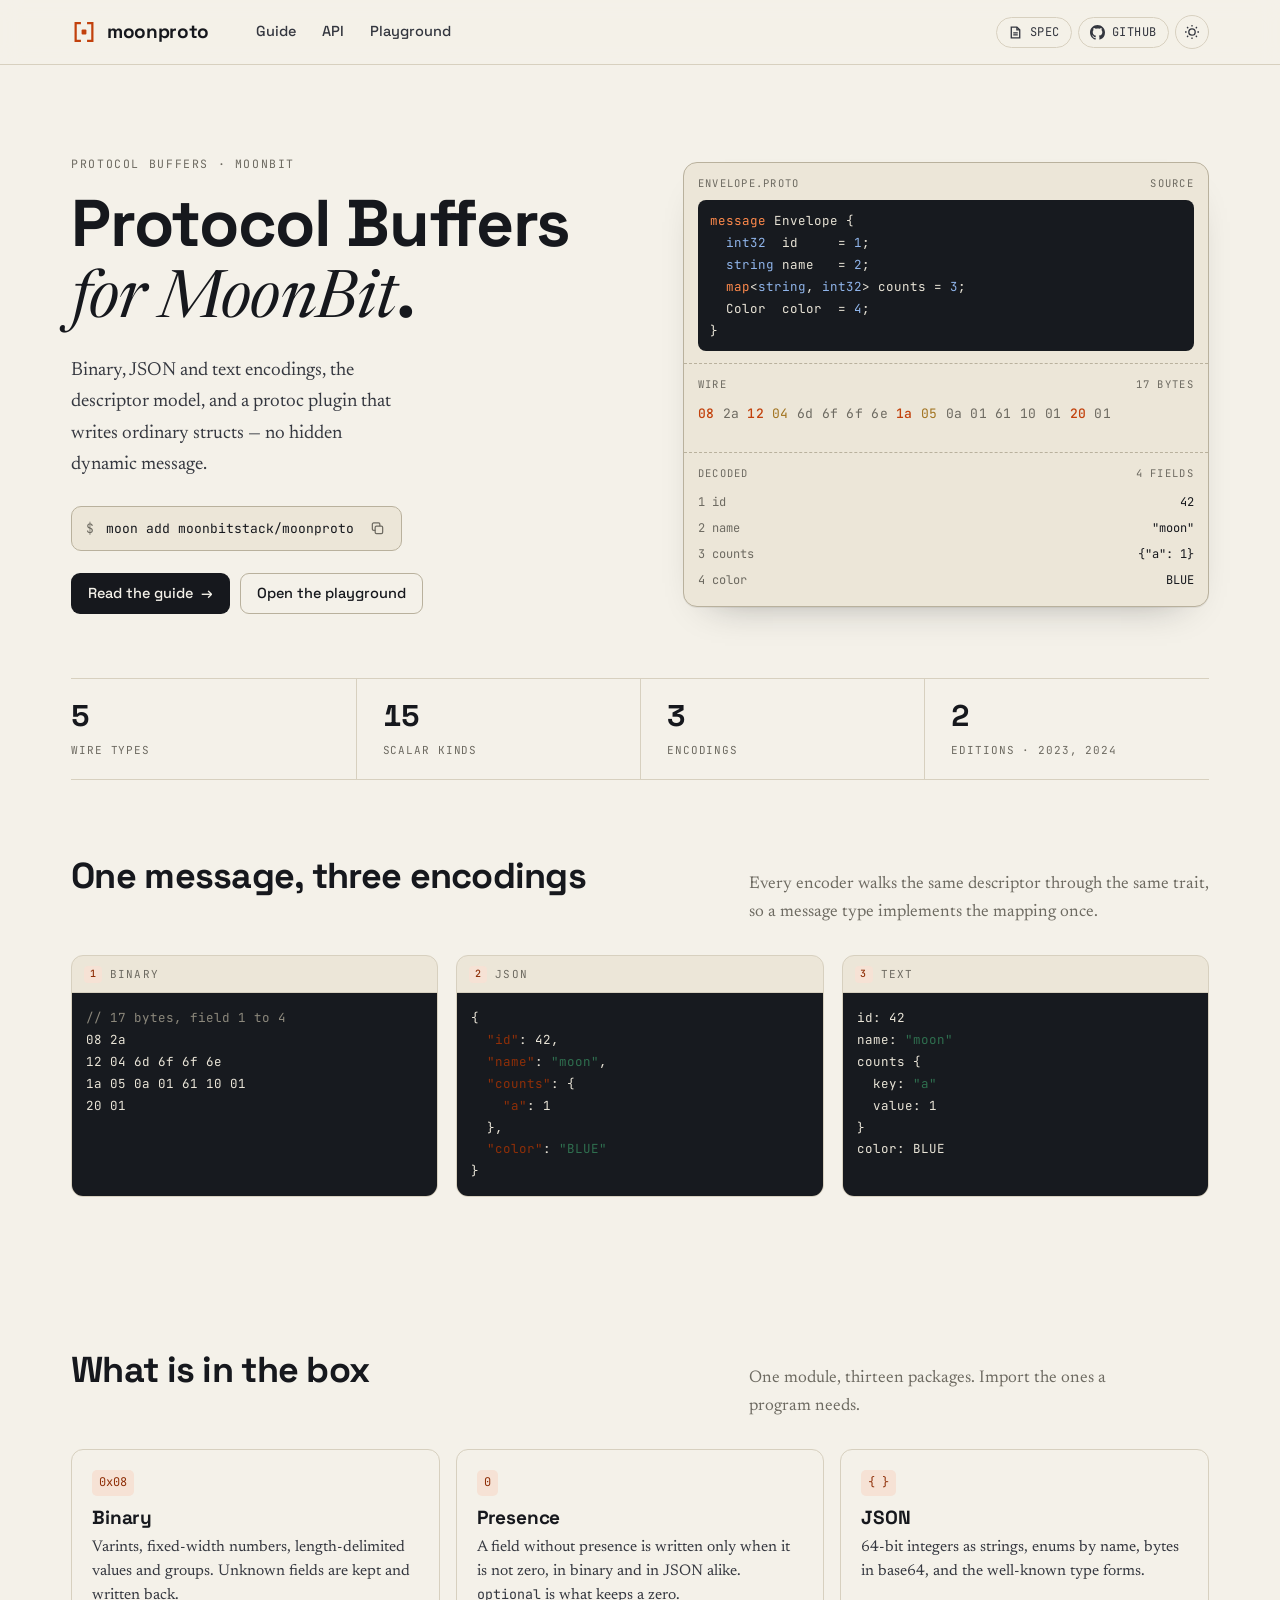
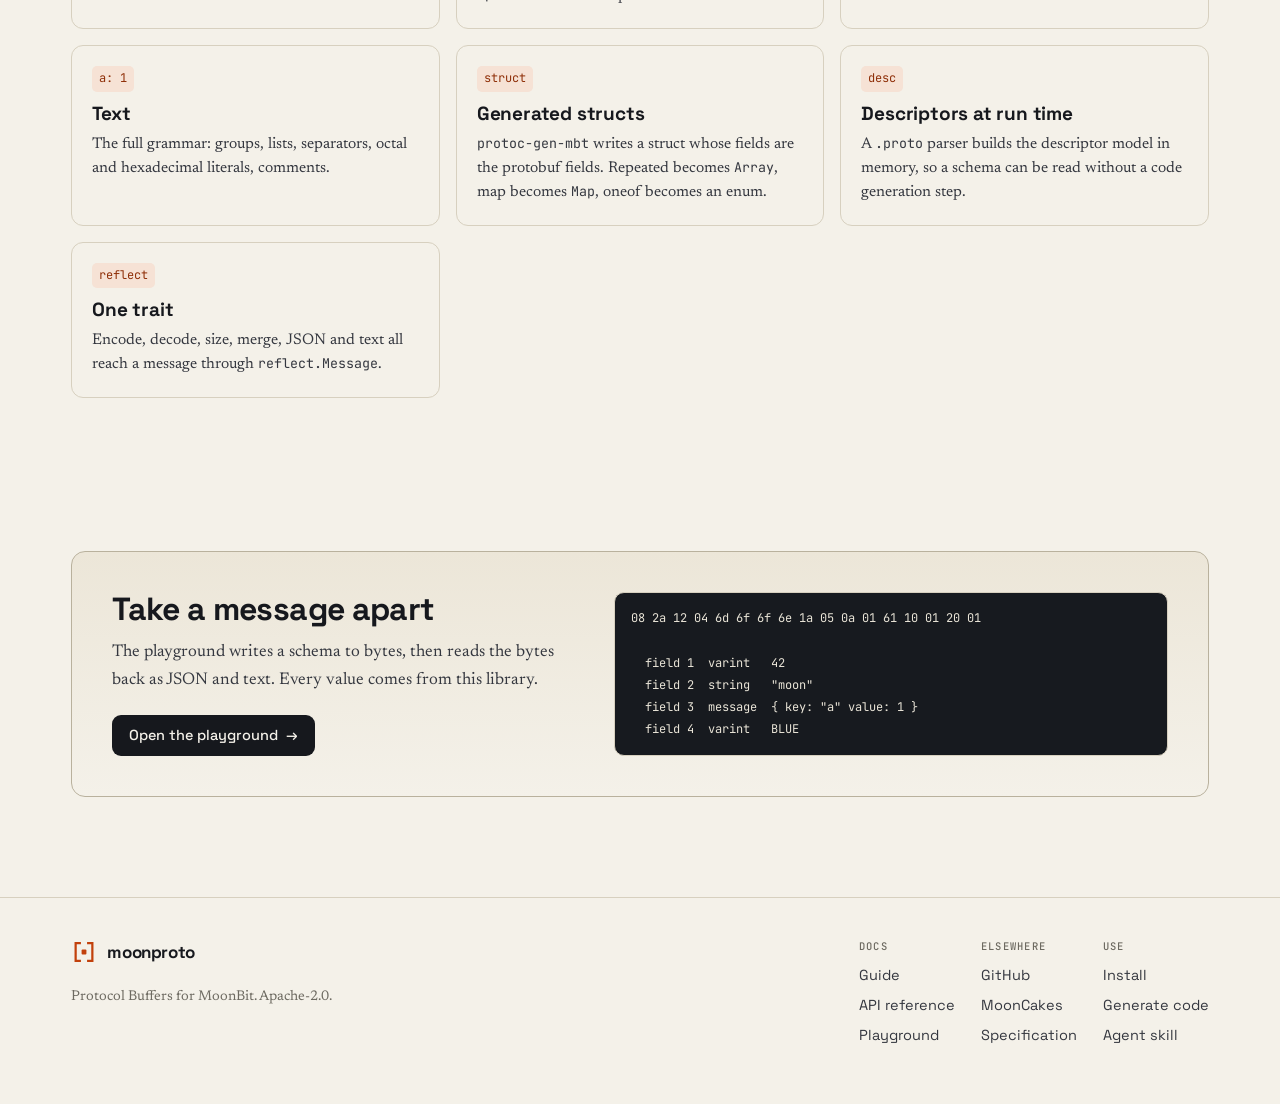
<file: docs/index.html>
<!doctype html>
<html lang="en">
<head>
<meta charset="utf-8">
<meta name="viewport" content="width=device-width, initial-scale=1">
<title>moonproto — Protocol Buffers for MoonBit</title>
<meta name="description" content="Binary, JSON and text encodings for Protocol Buffers in MoonBit, with the descriptor model and a protoc plugin that generates ordinary structs.">
<link rel="icon" href="assets/mark.svg" type="image/svg+xml">
<link rel="preconnect" href="https://fonts.googleapis.com">
<link rel="preconnect" href="https://fonts.gstatic.com" crossorigin>
<link href="https://fonts.googleapis.com/css2?family=JetBrains+Mono:wght@400;500&family=Newsreader:ital,opsz,wght@0,6..72,400;0,6..72,500;1,6..72,400&family=Space+Grotesk:wght@400;500;700&display=swap" rel="stylesheet">
<link rel="stylesheet" href="assets/site.css">
</head>
<body>

<header class="chrome">
  <div class="chrome-in">
    <a class="brand" href="index.html" aria-label="moonproto home">
      <svg viewBox="0 0 28 28" aria-hidden="true"><path d="M9.5 4.5H5v19h4.5" fill="none" stroke="currentColor" stroke-width="2.4" stroke-linecap="square"/><path d="M18.5 4.5H23v19h-4.5" fill="none" stroke="currentColor" stroke-width="2.4" stroke-linecap="square"/><rect x="11.4" y="11.4" width="5.2" height="5.2" rx="1" fill="currentColor"/></svg>
      moonproto
    </a>

    <nav class="nav" aria-label="Sections">
      <a href="guide.html">Guide</a>
      <a href="api.html">API</a>
      <a href="playground.html">Playground</a>
    </nav>

    <div class="chrome-links">
      <a class="pill-link" href="https://protobuf.dev" aria-label="Protocol Buffers specification">
        <svg viewBox="0 0 16 16" aria-hidden="true" fill="none" stroke="currentColor" stroke-width="1.4"><path d="M3.5 2.2h6l3 3v8.6h-9z"/><path d="M9.5 2.2v3h3"/><path d="M5.6 8.4h4.8M5.6 10.6h4.8"/></svg>
        <span>Spec</span>
      </a>
      <a class="pill-link" href="https://github.com/moonbitstack/moonproto" aria-label="moonproto on GitHub">
        <svg viewBox="0 0 16 16" aria-hidden="true" fill="currentColor"><path d="M8 0C3.58 0 0 3.58 0 8c0 3.54 2.29 6.53 5.47 7.59.4.07.55-.17.55-.38 0-.19-.01-.82-.01-1.49-2.01.37-2.53-.49-2.69-.94-.09-.23-.48-.94-.82-1.13-.28-.15-.68-.52-.01-.53.63-.01 1.08.58 1.23.82.72 1.21 1.87.87 2.33.66.07-.52.28-.87.51-1.07-1.78-.2-3.64-.89-3.64-3.95 0-.87.31-1.59.82-2.15-.08-.2-.36-1.02.08-2.12 0 0 .67-.21 2.2.82a7.4 7.4 0 0 1 2-.27c.68 0 1.36.09 2 .27 1.53-1.04 2.2-.82 2.2-.82.44 1.1.16 1.92.08 2.12.51.56.82 1.27.82 2.15 0 3.07-1.87 3.75-3.65 3.95.29.25.54.73.54 1.48 0 1.07-.01 1.93-.01 2.2 0 .21.15.46.55.38A8.01 8.01 0 0 0 16 8c0-4.42-3.58-8-8-8Z"/></svg>
        <span>GitHub</span>
      </a>
      <button class="theme-toggle" type="button" data-theme-toggle aria-label="Switch colour theme">
        <svg width="16" height="16" viewBox="0 0 16 16" aria-hidden="true" fill="none" stroke="currentColor" stroke-width="1.3"><circle cx="8" cy="8" r="3.2"/><path d="M8 1v1.6M8 13.4V15M1 8h1.6M13.4 8H15M3.05 3.05l1.13 1.13M11.82 11.82l1.13 1.13M12.95 3.05l-1.13 1.13M4.18 11.82l-1.13 1.13"/></svg>
      </button>
    </div>
  </div>
</header>

<main class="wrap">

  <section class="hero">
    <div>
      <p class="eyebrow">Protocol Buffers · MoonBit</p>
      <h1>Protocol Buffers <em>for MoonBit</em>.</h1>
      <p class="lede">Binary, JSON and text encodings, the descriptor model, and a protoc plugin that writes ordinary structs — no hidden dynamic message.</p>

      <div class="install">
        <span class="prompt">$</span>
        <code>moon add moonbitstack/moonproto</code>
        <button class="copy" type="button" data-copy="moon add moonbitstack/moonproto" aria-label="Copy the install command">
          <svg width="15" height="15" viewBox="0 0 16 16" aria-hidden="true" fill="none" stroke="currentColor" stroke-width="1.3"><rect x="5.5" y="5.5" width="8" height="8" rx="1.4"/><path d="M10.5 5.5v-2a1.4 1.4 0 0 0-1.4-1.4H3.9A1.4 1.4 0 0 0 2.5 3.5v5.2A1.4 1.4 0 0 0 3.9 10h2"/></svg>
        </button>
      </div>

      <div class="hero-actions">
        <a class="btn btn-primary" href="guide.html">Read the guide <span aria-hidden="true">→</span></a>
        <a class="btn btn-ghost" href="playground.html">Open the playground</a>
      </div>
    </div>

    <div class="strip" aria-label="One message in three forms">
      <div class="strip-pane">
        <div class="strip-label"><span>envelope.proto</span><span>source</span></div>
<pre><span class="k">message</span> Envelope {
  <span class="n">int32</span>  id     = <span class="n">1</span>;
  <span class="n">string</span> name   = <span class="n">2</span>;
  <span class="k">map</span>&lt;<span class="n">string</span>, <span class="n">int32</span>&gt; counts = <span class="n">3</span>;
  Color  color  = <span class="n">4</span>;
}</pre>
      </div>
      <div class="strip-pane">
        <div class="strip-label"><span>wire</span><span>17 bytes</span></div>
        <p class="bytes"><span class="t">08</span> <span class="v">2a</span> <span class="t">12</span> <span class="l">04</span> <span class="v">6d 6f 6f 6e</span> <span class="t">1a</span> <span class="l">05</span> <span class="v">0a 01 61 10 01</span> <span class="t">20</span> <span class="v">01</span></p>
      </div>
      <div class="strip-pane">
        <div class="strip-label"><span>decoded</span><span>4 fields</span></div>
        <table class="fields">
          <tr><td>1 id</td><td>42</td></tr>
          <tr><td>2 name</td><td>"moon"</td></tr>
          <tr><td>3 counts</td><td>{"a": 1}</td></tr>
          <tr><td>4 color</td><td>BLUE</td></tr>
        </table>
      </div>
    </div>
  </section>

  <section class="numbers" aria-label="At a glance">
    <div class="number"><b>5</b><span>wire types</span></div>
    <div class="number"><b>15</b><span>scalar kinds</span></div>
    <div class="number"><b>3</b><span>encodings</span></div>
    <div class="number"><b>2</b><span>editions · 2023, 2024</span></div>
  </section>

  <section class="section">
    <div class="section-head">
      <h2>One message, three encodings</h2>
      <p>Every encoder walks the same descriptor through the same trait, so a message type implements the mapping once.</p>
    </div>

    <div class="encodings">
      <article class="pane">
        <div class="pane-head"><span class="tag">1</span> binary</div>
<pre><span class="c">// 17 bytes, field 1 to 4</span>
08 2a
12 04 6d 6f 6f 6e
1a 05 0a 01 61 10 01
20 01</pre>
      </article>
      <article class="pane">
        <div class="pane-head"><span class="tag">2</span> JSON</div>
<pre>{
  <span class="k">"id"</span>: 42,
  <span class="k">"name"</span>: <span class="s">"moon"</span>,
  <span class="k">"counts"</span>: {
    <span class="k">"a"</span>: 1
  },
  <span class="k">"color"</span>: <span class="s">"BLUE"</span>
}</pre>
      </article>
      <article class="pane">
        <div class="pane-head"><span class="tag">3</span> text</div>
<pre>id: 42
name: <span class="s">"moon"</span>
counts {
  key: <span class="s">"a"</span>
  value: 1
}
color: BLUE</pre>
      </article>
    </div>
  </section>

  <section class="section">
    <div class="section-head">
      <h2>What is in the box</h2>
      <p>One module, thirteen packages. Import the ones a program needs.</p>
    </div>

    <div class="cards">
      <article class="card">
        <span class="glyph">0x08</span>
        <h3>Binary</h3>
        <p>Varints, fixed-width numbers, length-delimited values and groups. Unknown fields are kept and written back.</p>
      </article>
      <article class="card">
        <span class="glyph">0</span>
        <h3>Presence</h3>
        <p>A field without presence is written only when it is not zero, in binary and in JSON alike. <code>optional</code> is what keeps a zero.</p>
      </article>
      <article class="card">
        <span class="glyph">{ }</span>
        <h3>JSON</h3>
        <p>64-bit integers as strings, enums by name, bytes in base64, and the well-known type forms.</p>
      </article>
      <article class="card">
        <span class="glyph">a: 1</span>
        <h3>Text</h3>
        <p>The full grammar: groups, lists, separators, octal and hexadecimal literals, comments.</p>
      </article>
      <article class="card">
        <span class="glyph">struct</span>
        <h3>Generated structs</h3>
        <p><code>protoc-gen-mbt</code> writes a struct whose fields are the protobuf fields. Repeated becomes <code>Array</code>, map becomes <code>Map</code>, oneof becomes an enum.</p>
      </article>
      <article class="card">
        <span class="glyph">desc</span>
        <h3>Descriptors at run time</h3>
        <p>A <code>.proto</code> parser builds the descriptor model in memory, so a schema can be read without a code generation step.</p>
      </article>
      <article class="card">
        <span class="glyph">reflect</span>
        <h3>One trait</h3>
        <p>Encode, decode, size, merge, JSON and text all reach a message through <code>reflect.Message</code>.</p>
      </article>
    </div>
  </section>

  <section class="section">
    <div class="teaser">
      <div>
        <h2>Take a message apart</h2>
        <p>The playground writes a schema to bytes, then reads the bytes back as JSON and text. Every value comes from this library.</p>
        <a class="btn btn-primary" href="playground.html">Open the playground <span aria-hidden="true">→</span></a>
      </div>
      <div class="mini" aria-hidden="true"><span class="t">08</span> <span class="v">2a</span> <span class="t">12</span> <span class="l">04</span> <span class="v">6d 6f 6f 6e</span> <span class="t">1a</span> <span class="l">05</span> <span class="v">0a 01 61 10 01</span> <span class="t">20</span> <span class="v">01</span>

  field 1  varint   42
  field 2  string   "moon"
  field 3  message  { key: "a" value: 1 }
  field 4  varint   BLUE</div>
    </div>
  </section>

</main>

<footer class="site">
  <div class="wrap foot">
    <div>
      <a class="brand" href="index.html">
        <svg viewBox="0 0 28 28" aria-hidden="true"><path d="M9.5 4.5H5v19h4.5" fill="none" stroke="currentColor" stroke-width="2.4" stroke-linecap="square"/><path d="M18.5 4.5H23v19h-4.5" fill="none" stroke="currentColor" stroke-width="2.4" stroke-linecap="square"/><rect x="11.4" y="11.4" width="5.2" height="5.2" rx="1" fill="currentColor"/></svg>
        moonproto
      </a>
      <p>Protocol Buffers for MoonBit. Apache-2.0.</p>
    </div>
    <div class="foot-links">
      <div class="foot-col">
        <b>Docs</b>
        <a href="guide.html">Guide</a>
        <a href="api.html">API reference</a>
        <a href="playground.html">Playground</a>
      </div>
      <div class="foot-col">
        <b>Elsewhere</b>
        <a href="https://github.com/moonbitstack/moonproto">GitHub</a>
        <a href="https://mooncakes.io/docs/moonbitstack/moonproto">MoonCakes</a>
        <a href="https://protobuf.dev">Specification</a>
      </div>
      <div class="foot-col">
        <b>Use</b>
        <a href="guide.html#install">Install</a>
        <a href="guide.html#generate">Generate code</a>
        <a href="https://github.com/moonbitstack/moonproto/blob/main/docs/skills/moonproto/SKILL.md">Agent skill</a>
      </div>
    </div>
  </div>
</footer>

<script src="assets/site.js"></script>
</body>
</html>
</file>
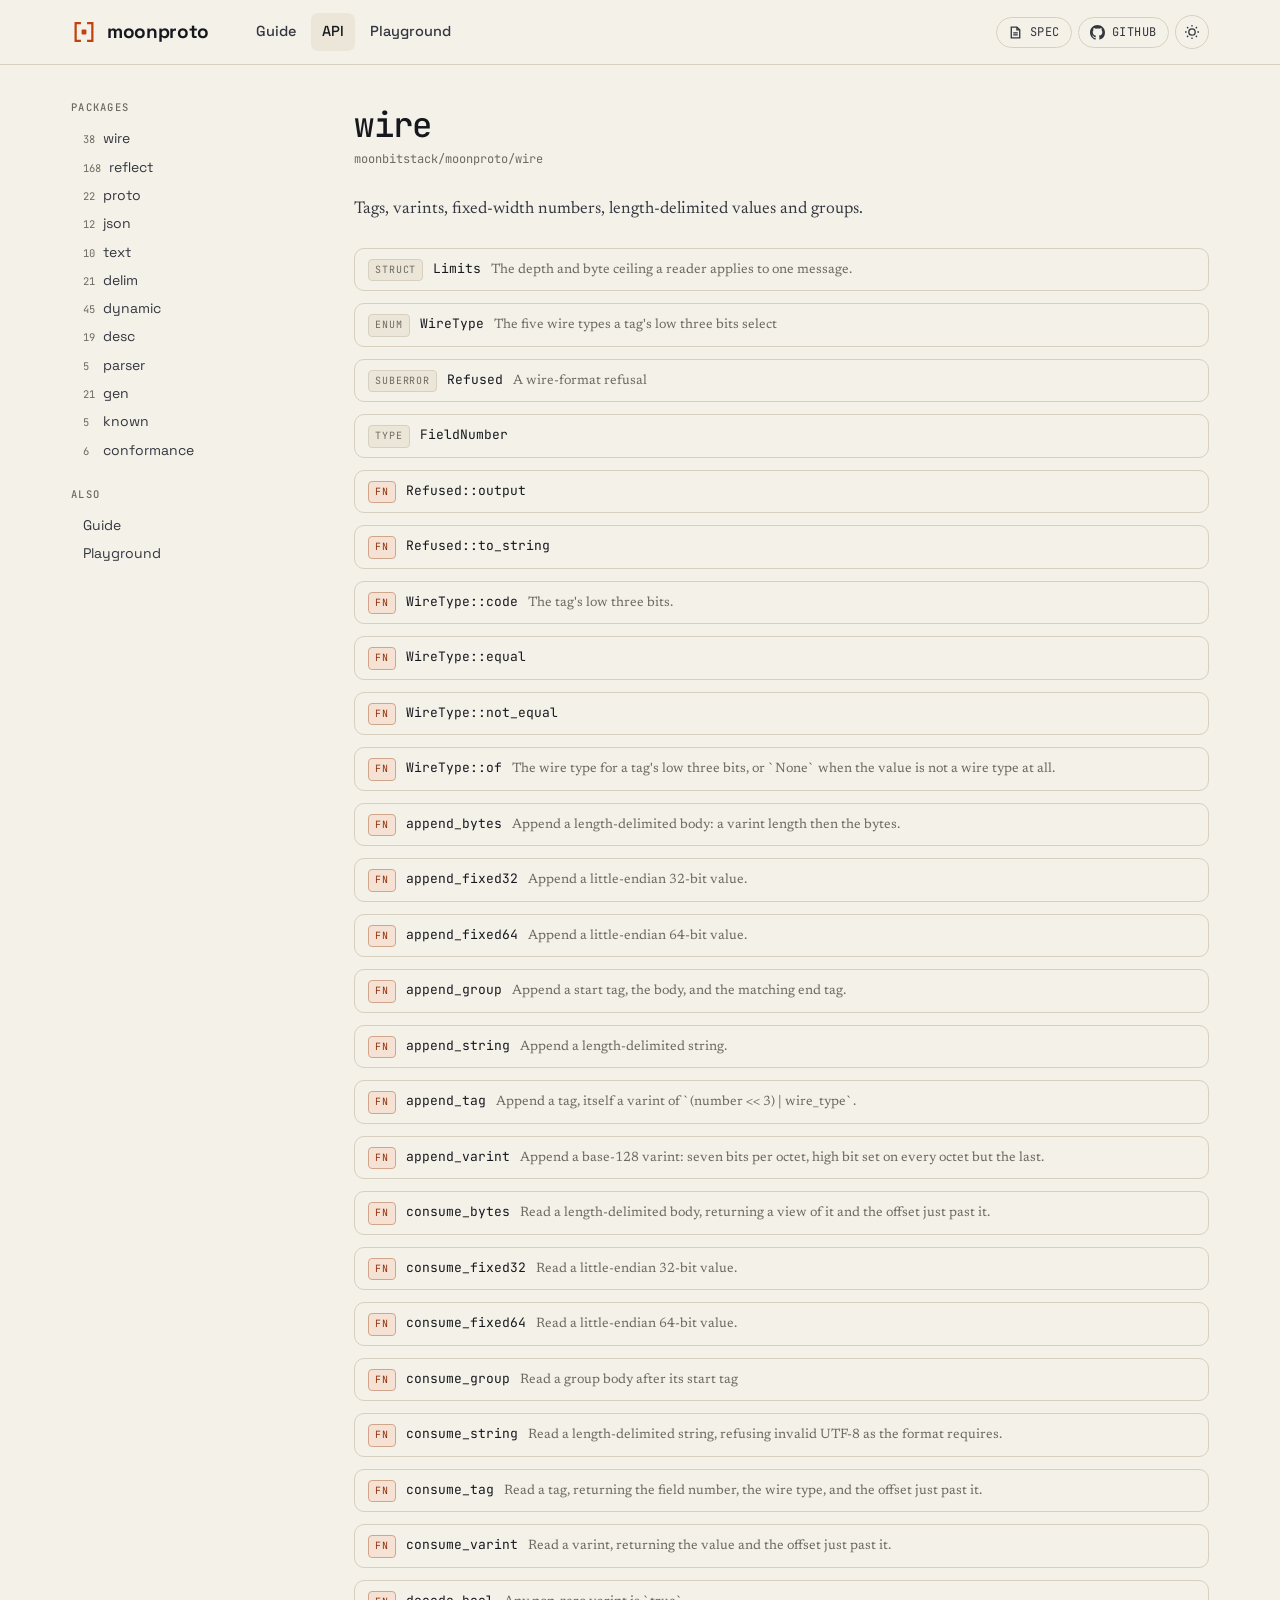
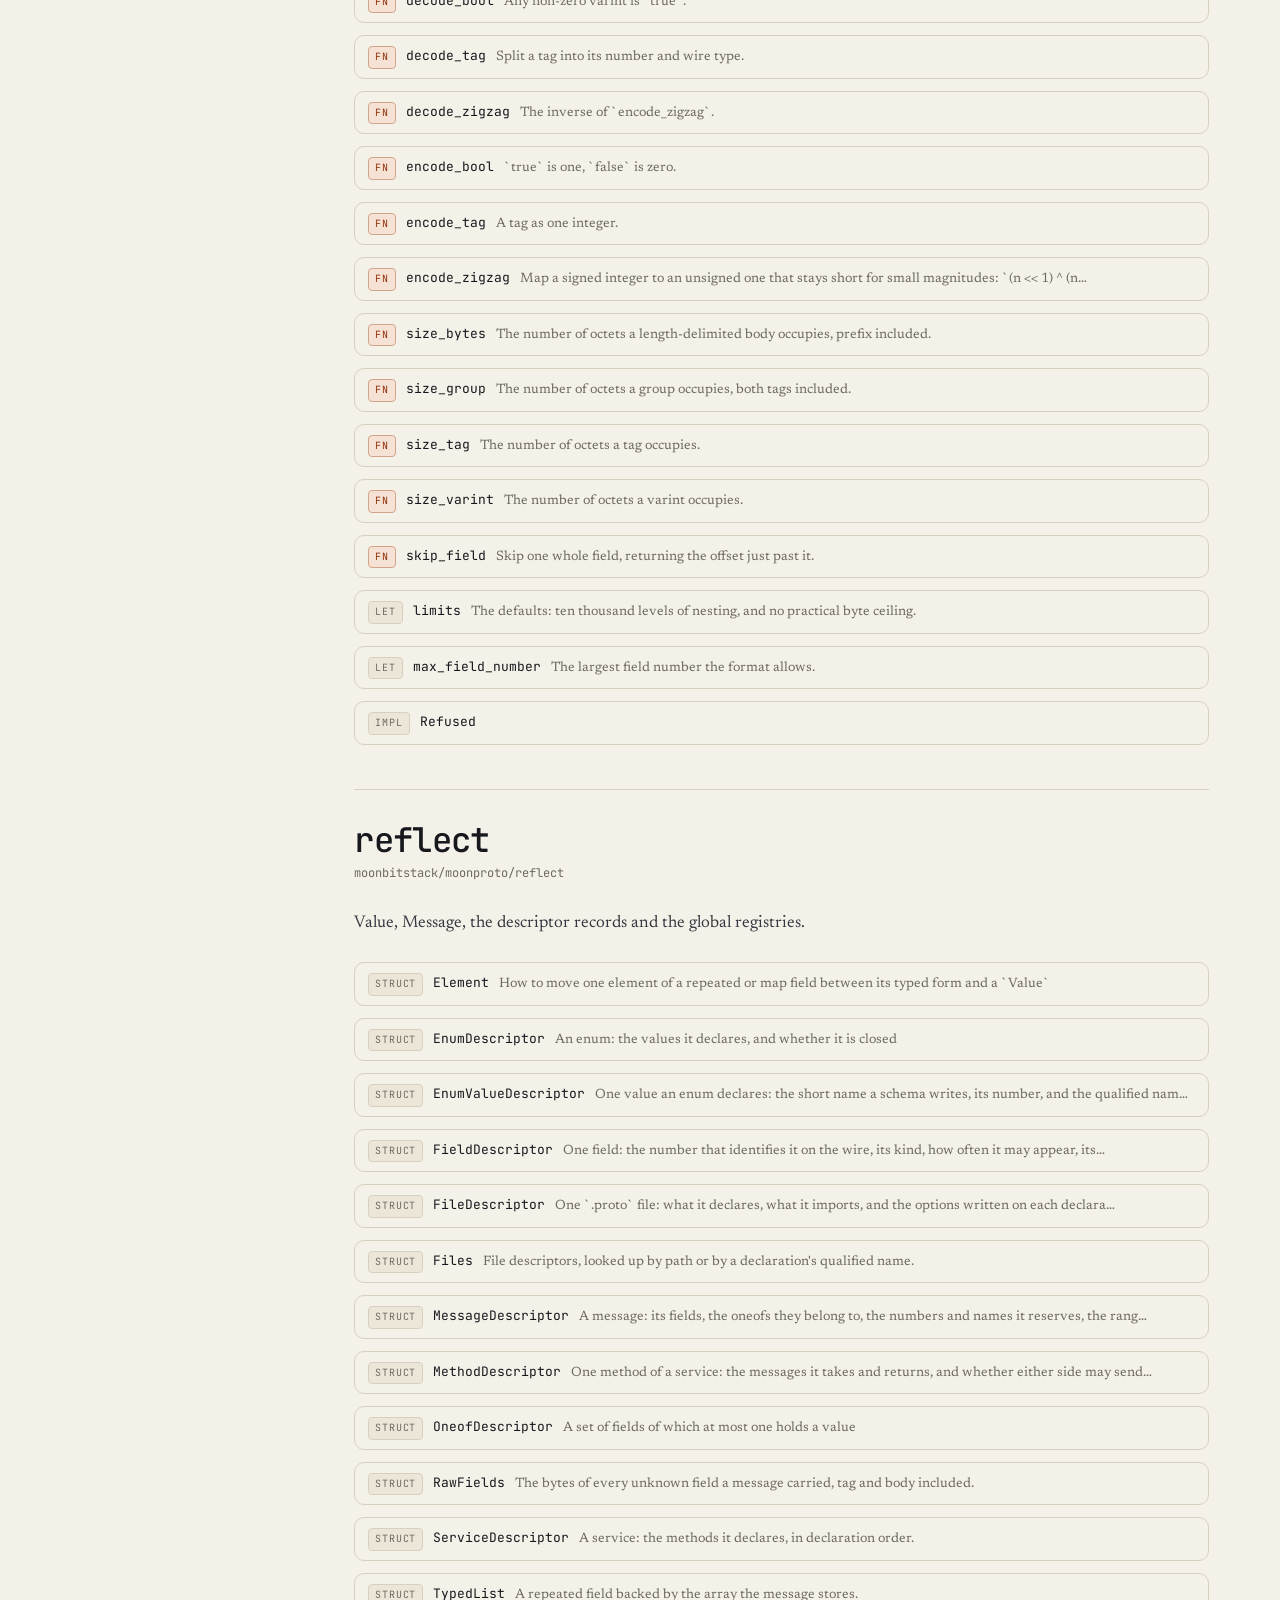
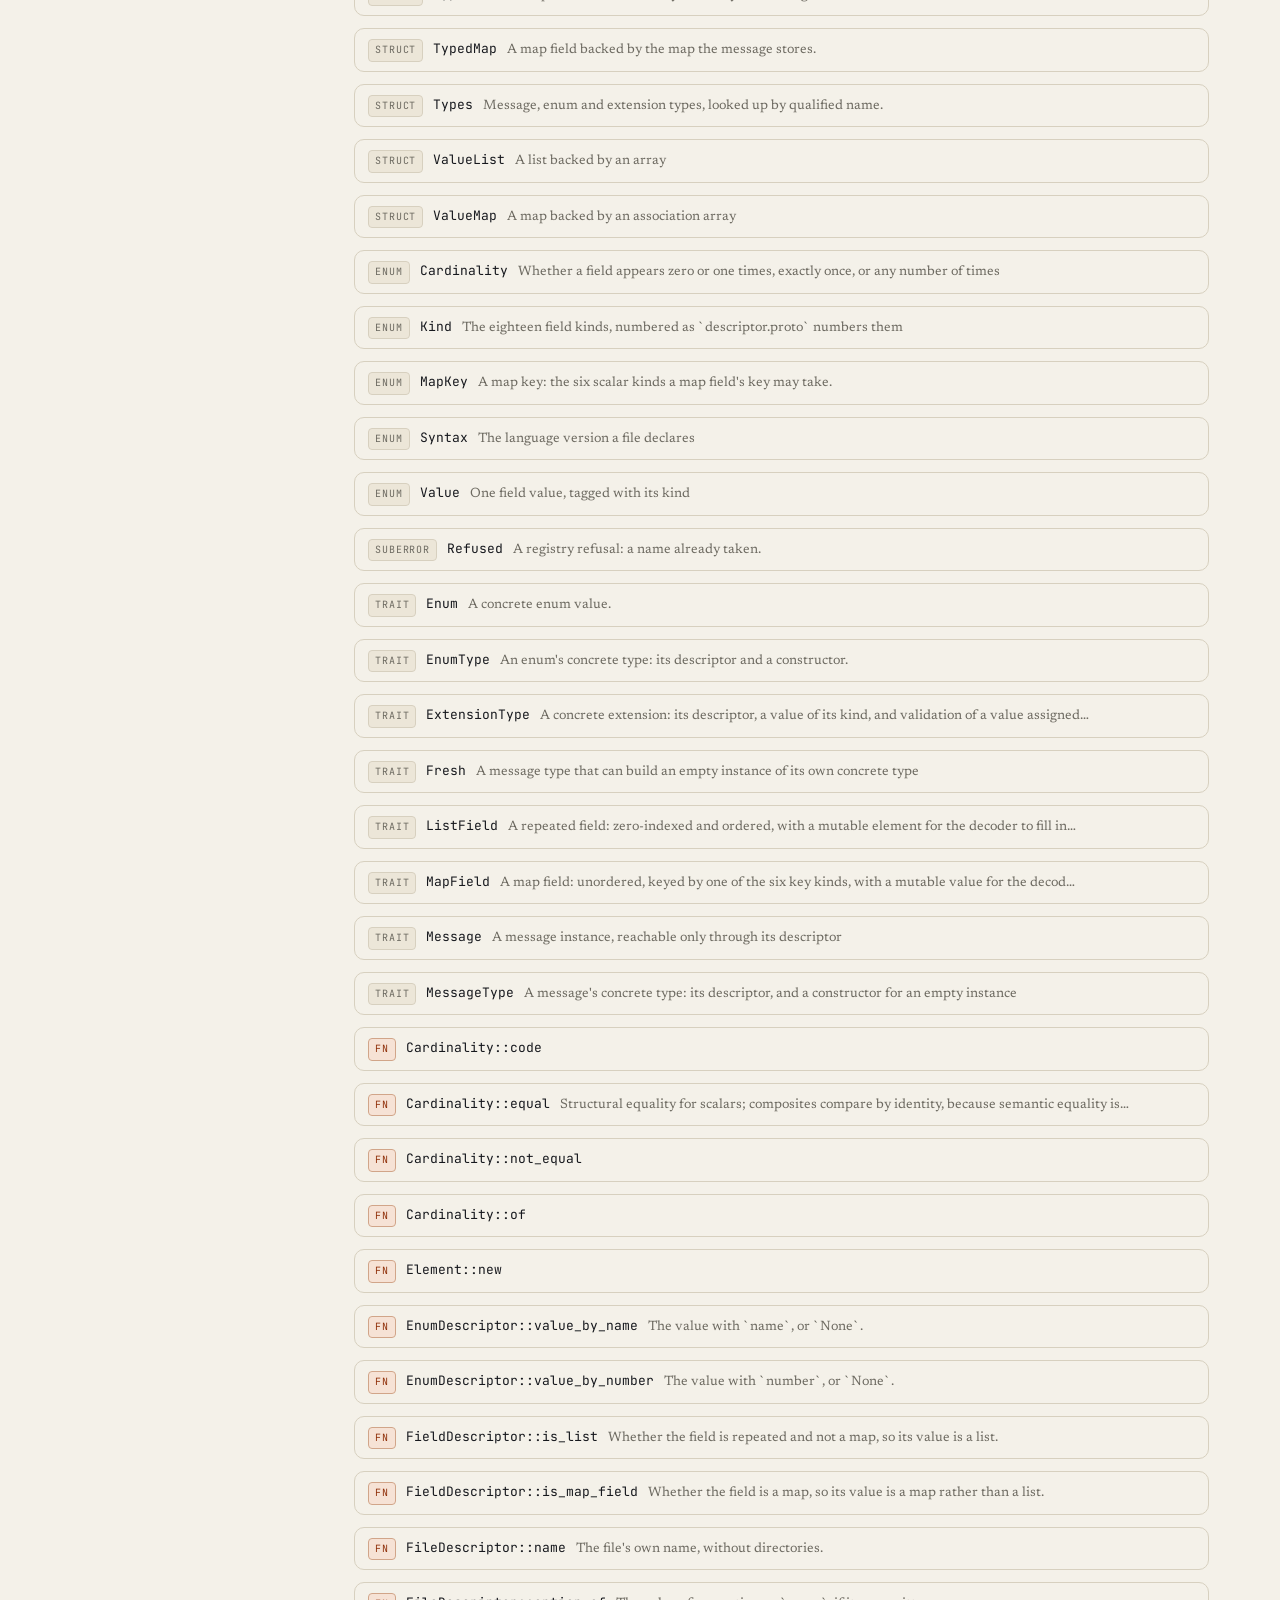
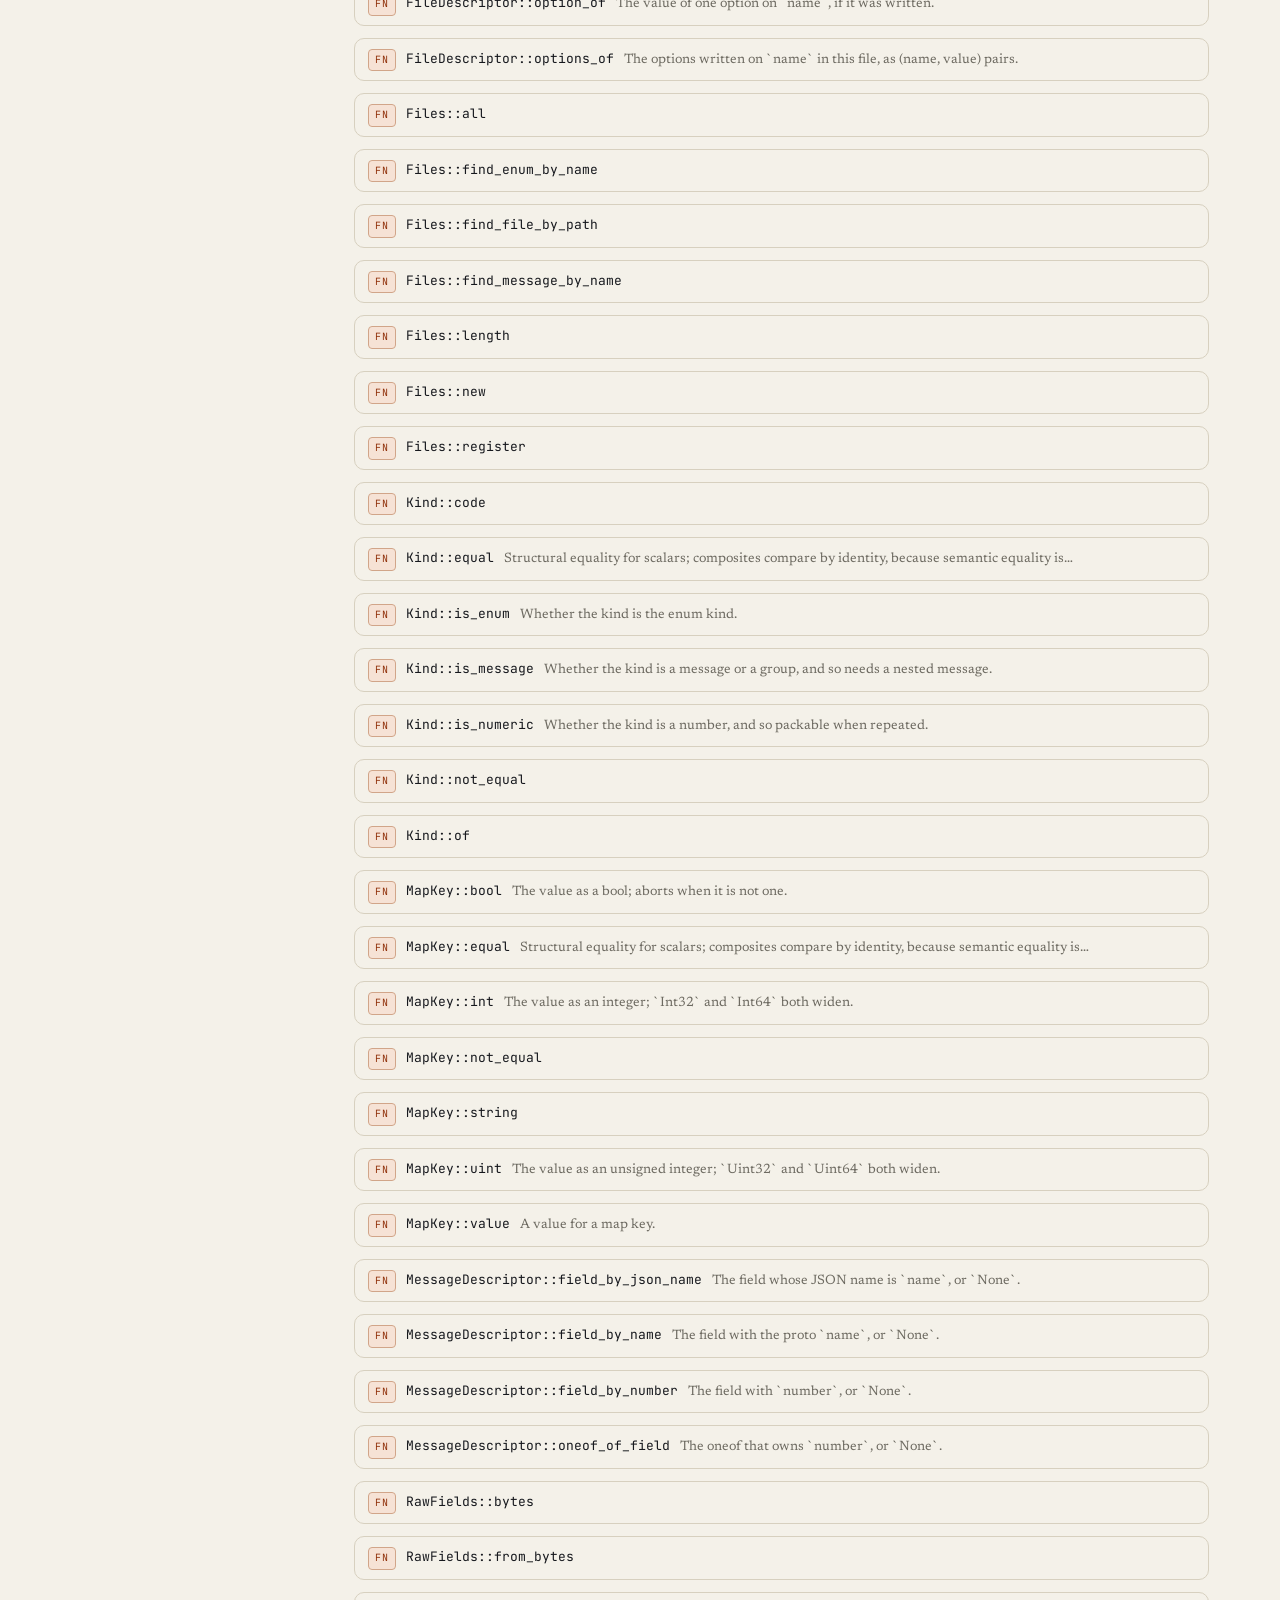
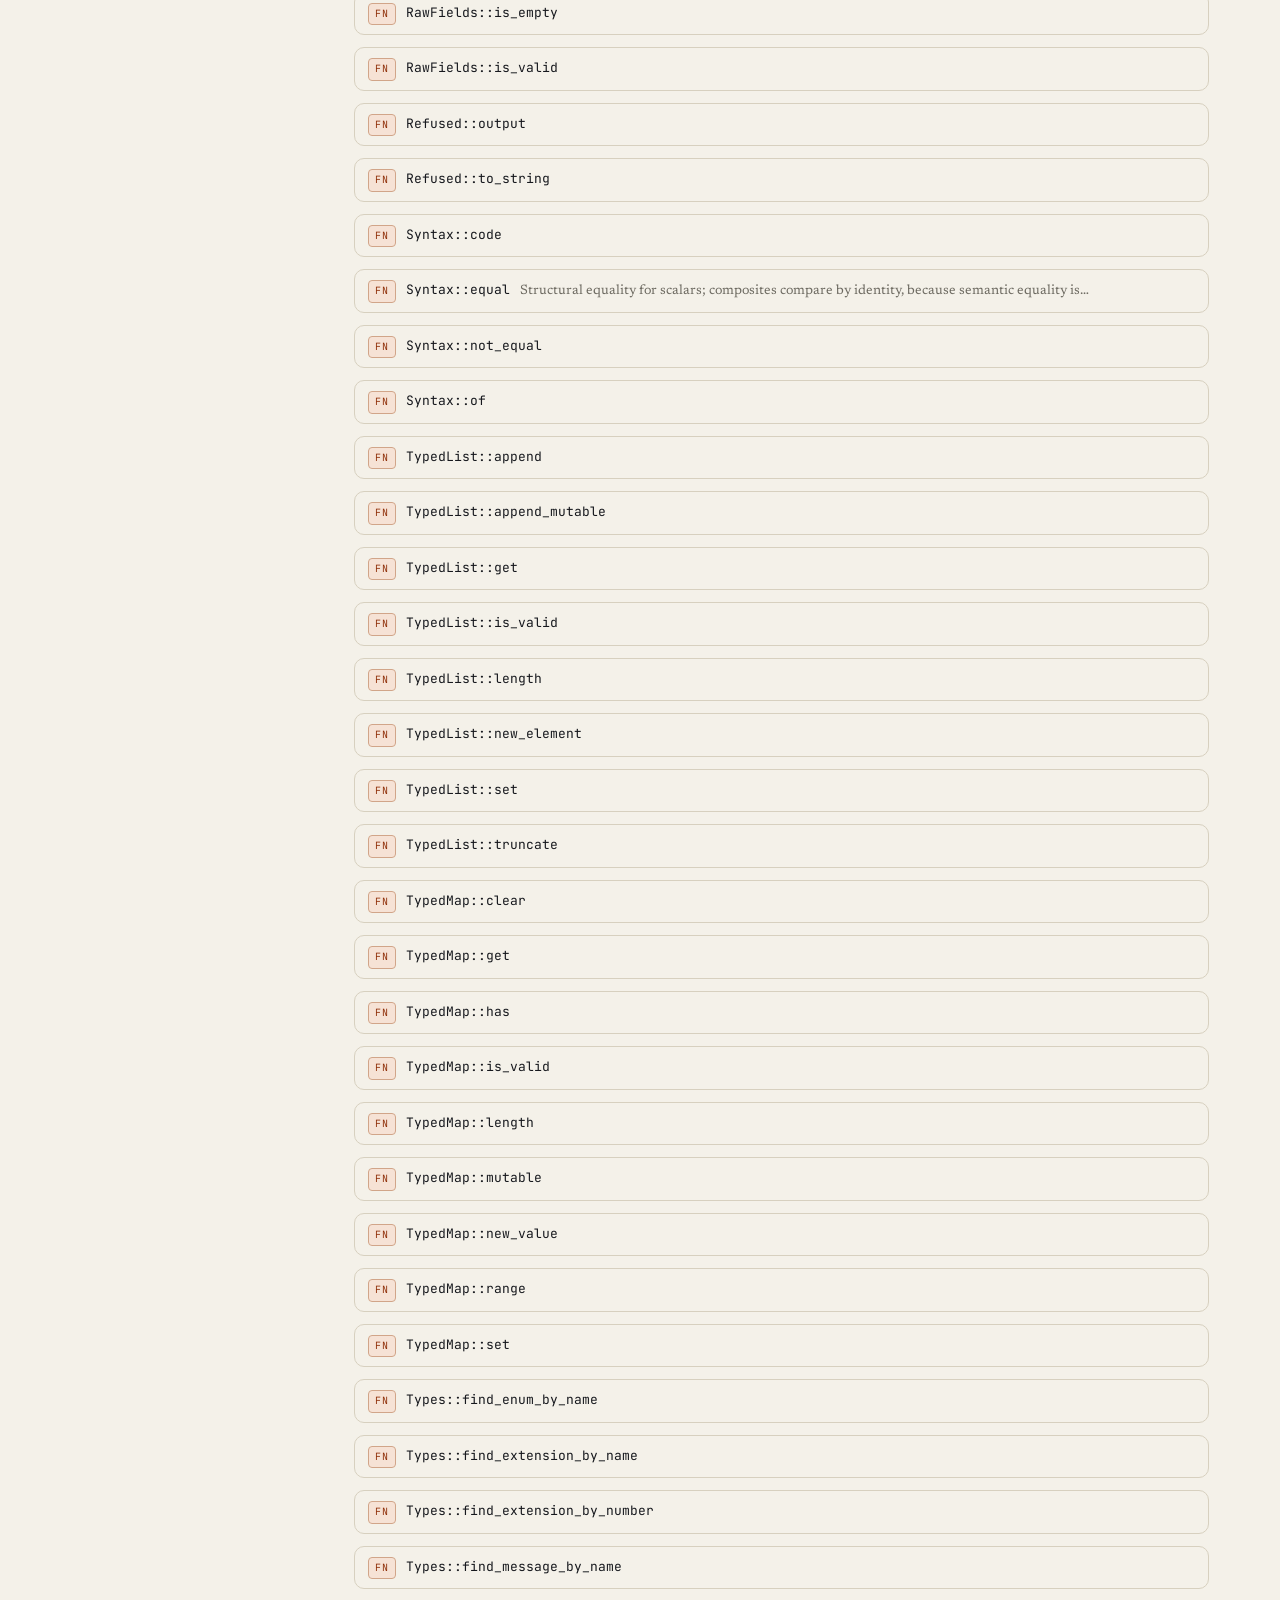
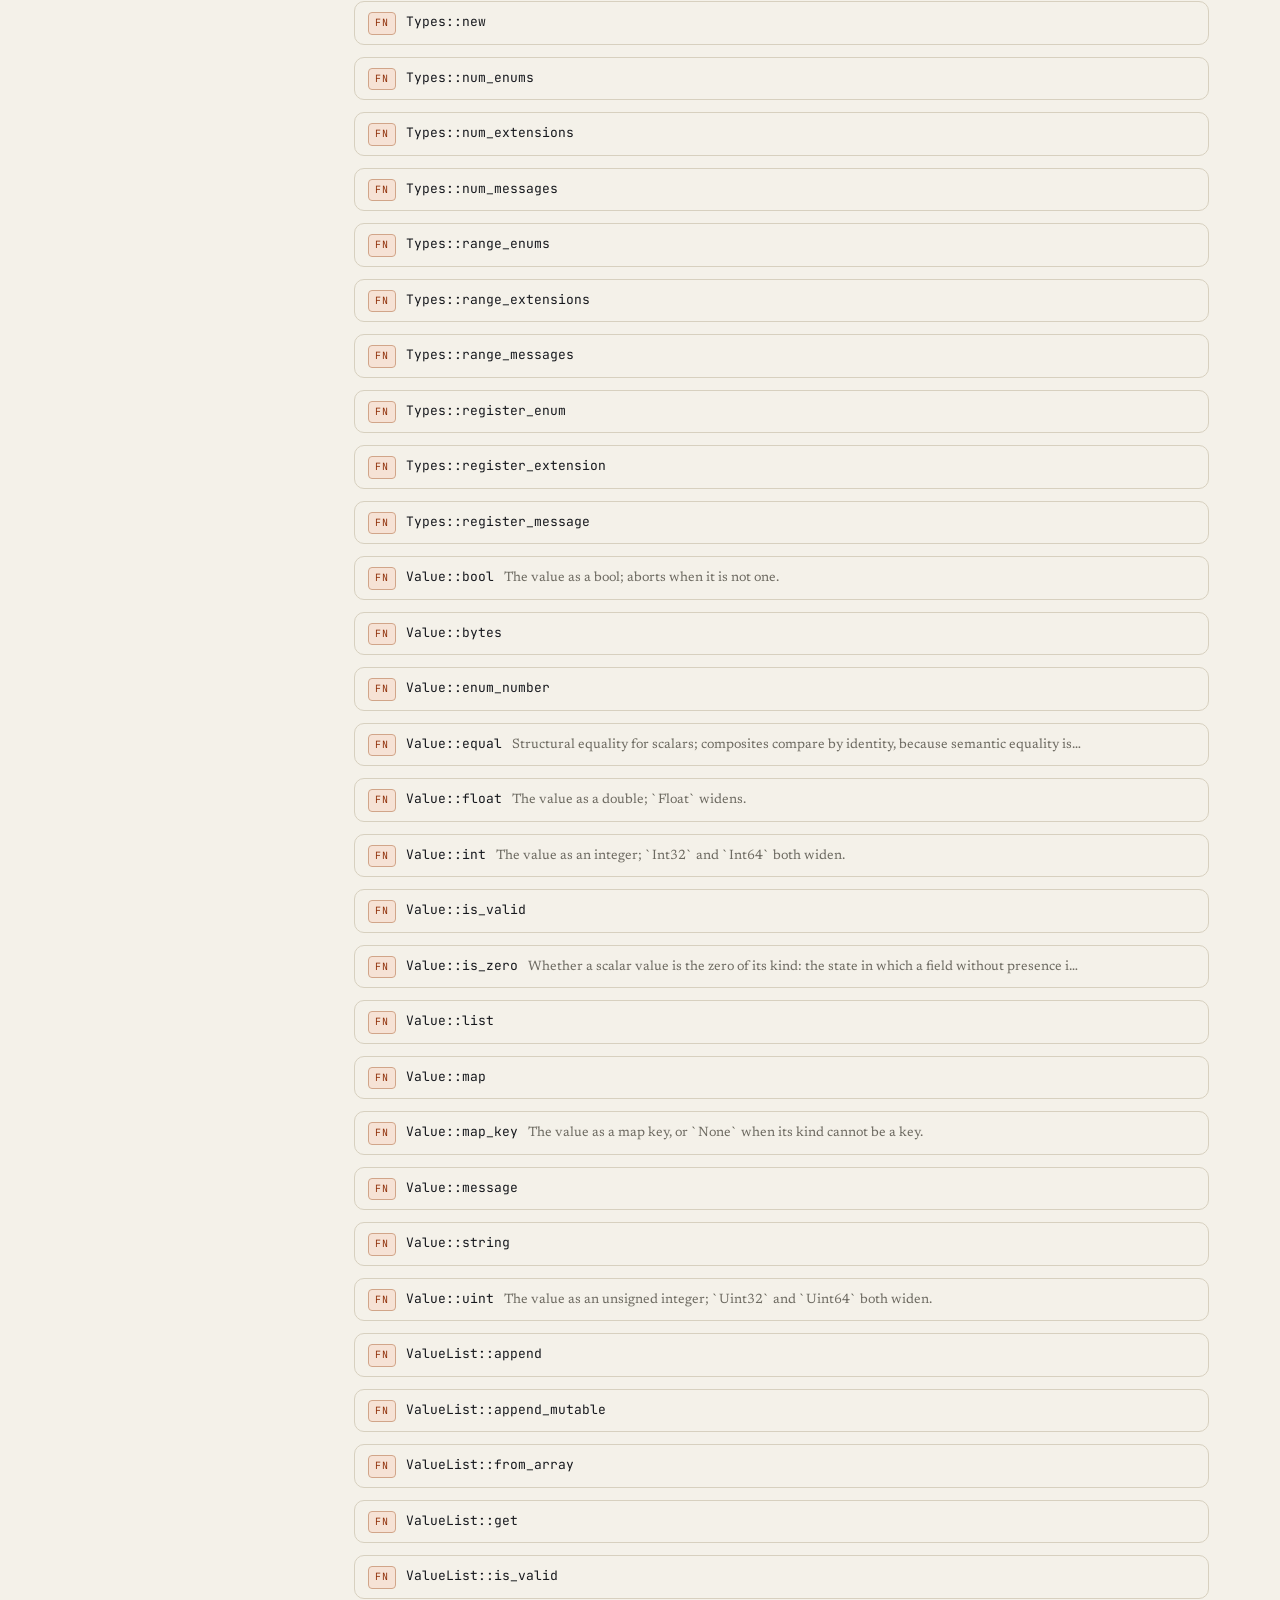
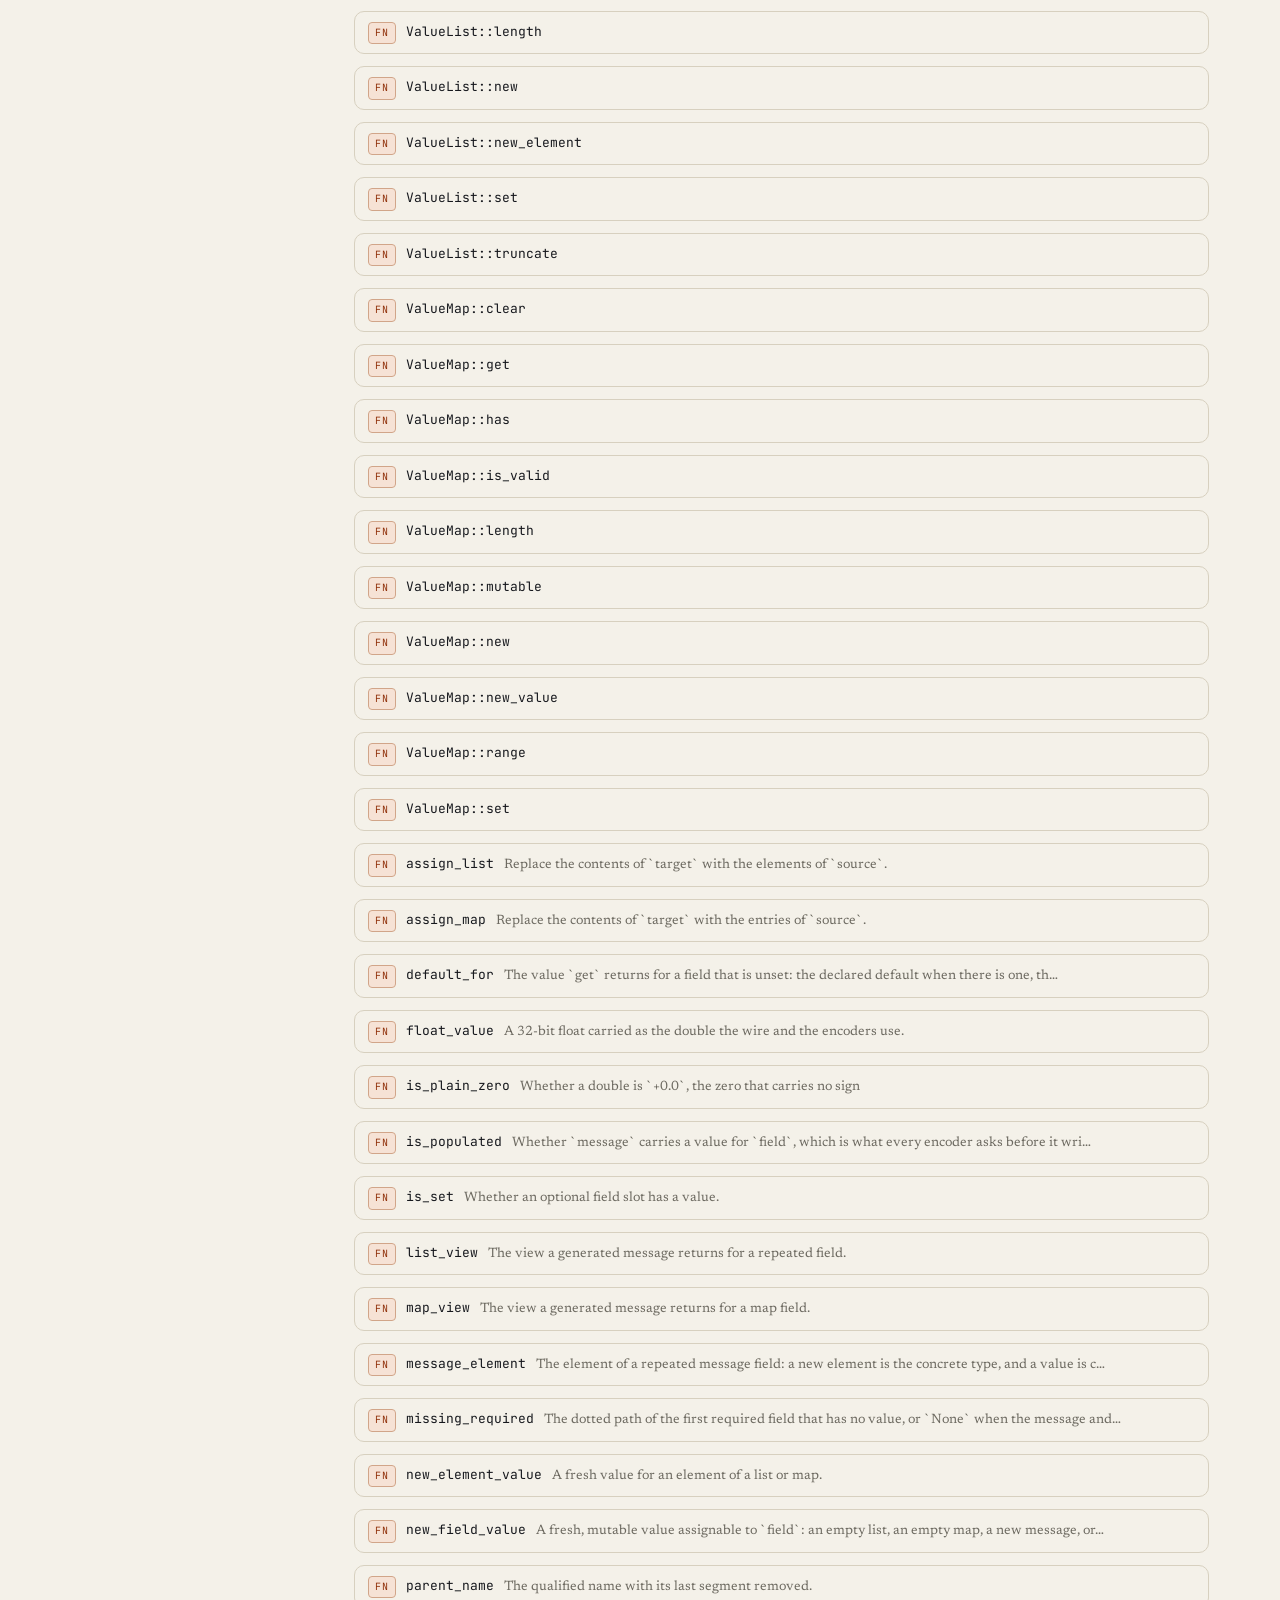
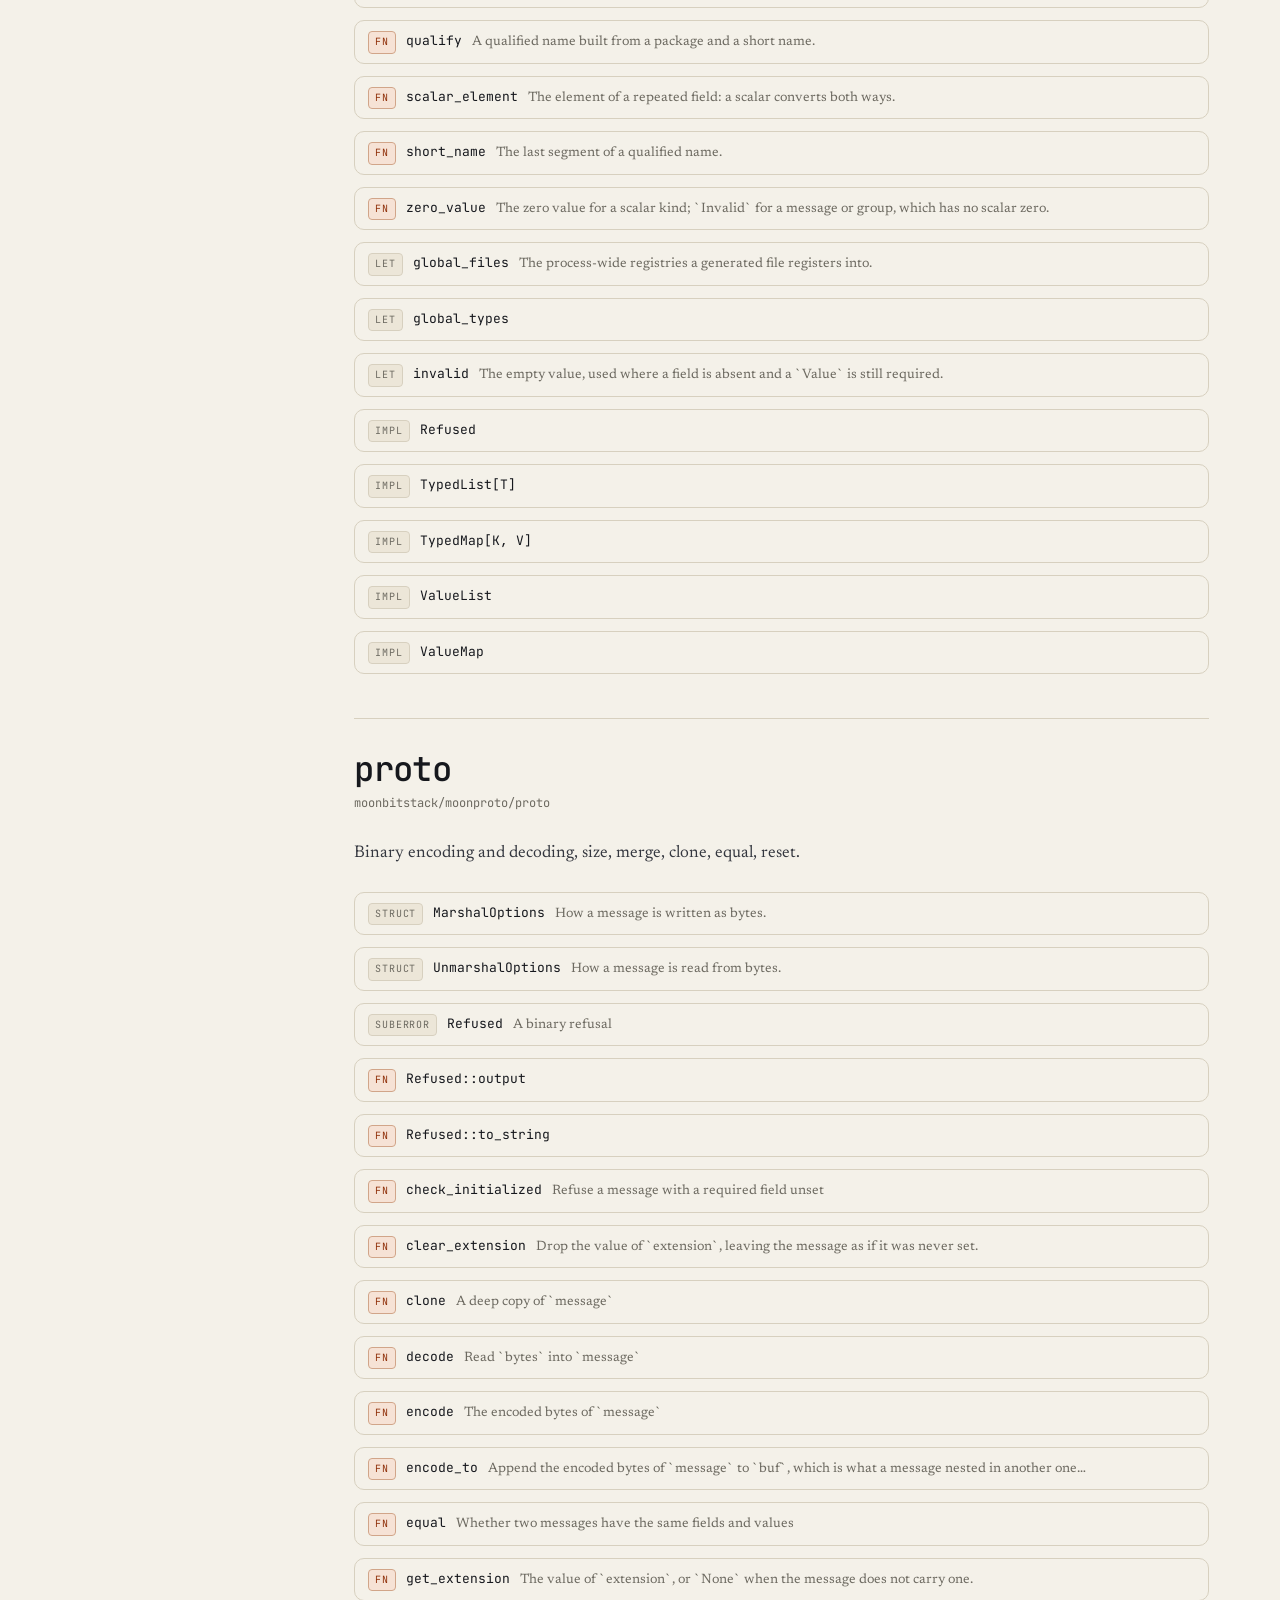
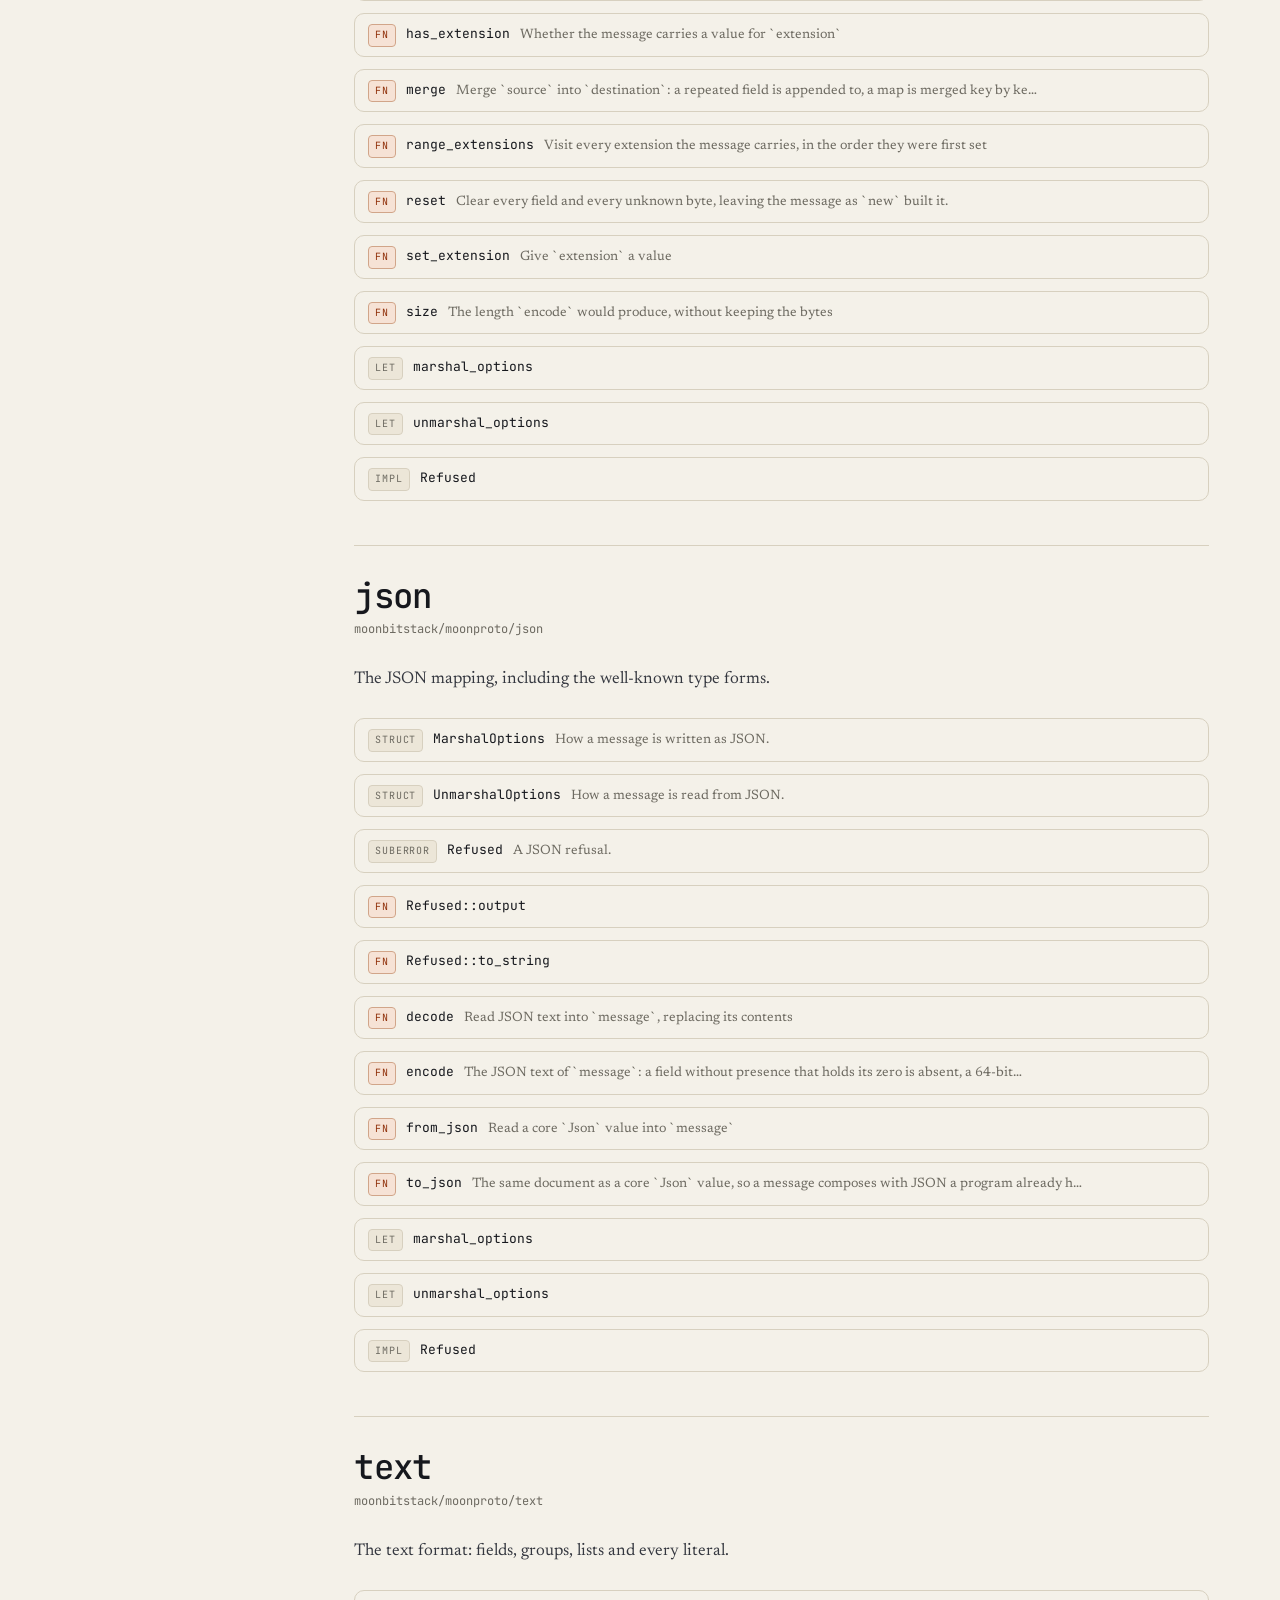
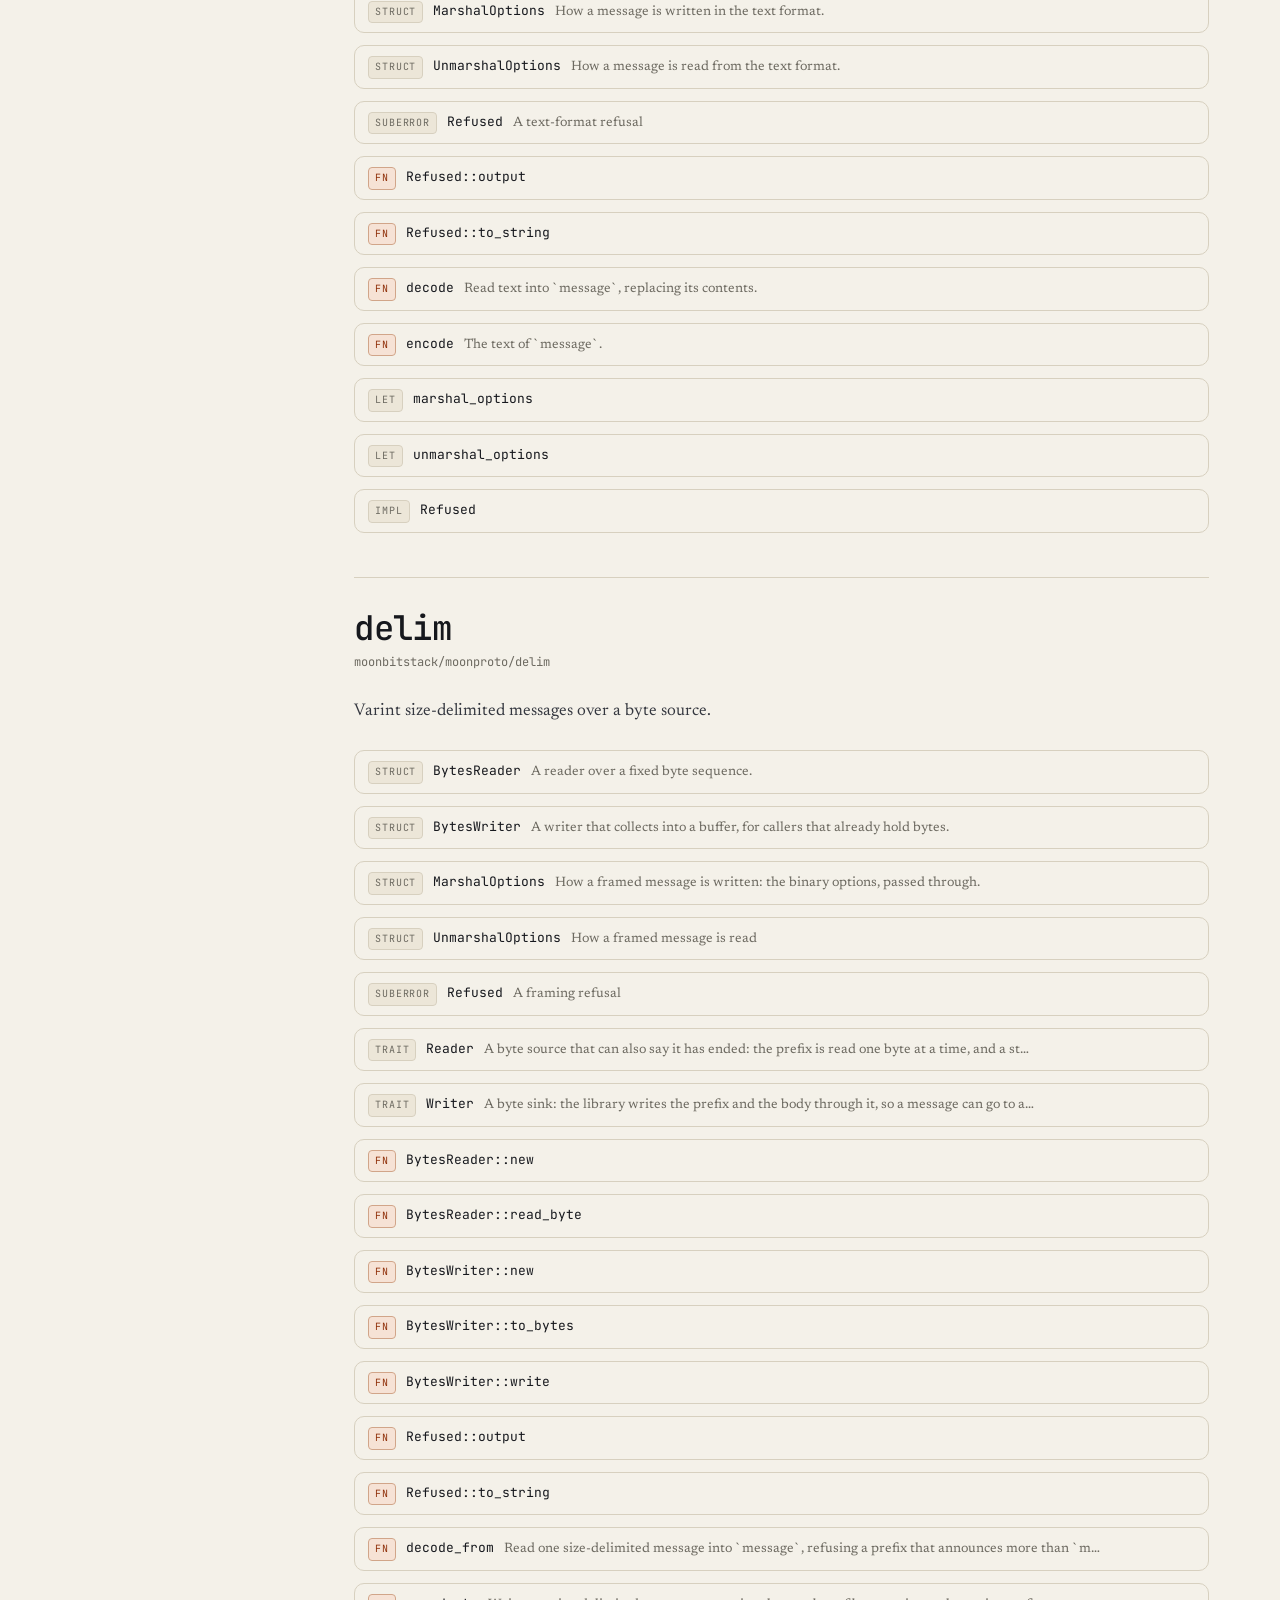
<file: docs/api.html>
<!doctype html>
<html lang="en">
<head>
<meta charset="utf-8">
<meta name="viewport" content="width=device-width, initial-scale=1">
<title>API reference — moonproto</title>
<meta name="description" content="Every public type, value and function in moonproto, grouped by package.">
<link rel="icon" href="assets/mark.svg" type="image/svg+xml">
<link rel="preconnect" href="https://fonts.googleapis.com">
<link rel="preconnect" href="https://fonts.gstatic.com" crossorigin>
<link href="https://fonts.googleapis.com/css2?family=JetBrains+Mono:wght@400;500&family=Newsreader:ital,opsz,wght@0,6..72,400;0,6..72,500;1,6..72,400&family=Space+Grotesk:wght@400;500;700&display=swap" rel="stylesheet">
<link rel="stylesheet" href="assets/site.css">
</head>
<body>

<header class="chrome">
  <div class="chrome-in">
    <a class="brand" href="index.html" aria-label="moonproto home">
      <svg viewBox="0 0 28 28" aria-hidden="true"><path d="M9.5 4.5H5v19h4.5" fill="none" stroke="currentColor" stroke-width="2.4" stroke-linecap="square"/><path d="M18.5 4.5H23v19h-4.5" fill="none" stroke="currentColor" stroke-width="2.4" stroke-linecap="square"/><rect x="11.4" y="11.4" width="5.2" height="5.2" rx="1" fill="currentColor"/></svg>
      moonproto
    </a>
    <nav class="nav" aria-label="Sections">
      <a href="guide.html">Guide</a>
      <a href="api.html" aria-current="page">API</a>
      <a href="playground.html">Playground</a>
    </nav>
    <div class="chrome-links">
      <a class="pill-link" href="https://protobuf.dev" aria-label="Protocol Buffers specification">
        <svg viewBox="0 0 16 16" aria-hidden="true" fill="none" stroke="currentColor" stroke-width="1.4"><path d="M3.5 2.2h6l3 3v8.6h-9z"/><path d="M9.5 2.2v3h3"/><path d="M5.6 8.4h4.8M5.6 10.6h4.8"/></svg>
        <span>Spec</span>
      </a>
      <a class="pill-link" href="https://github.com/moonbitstack/moonproto" aria-label="moonproto on GitHub">
        <svg viewBox="0 0 16 16" aria-hidden="true" fill="currentColor"><path d="M8 0C3.58 0 0 3.58 0 8c0 3.54 2.29 6.53 5.47 7.59.4.07.55-.17.55-.38 0-.19-.01-.82-.01-1.49-2.01.37-2.53-.49-2.69-.94-.09-.23-.48-.94-.82-1.13-.28-.15-.68-.52-.01-.53.63-.01 1.08.58 1.23.82.72 1.21 1.87.87 2.33.66.07-.52.28-.87.51-1.07-1.78-.2-3.64-.89-3.64-3.95 0-.87.31-1.59.82-2.15-.08-.2-.36-1.02.08-2.12 0 0 .67-.21 2.2.82a7.4 7.4 0 0 1 2-.27c.68 0 1.36.09 2 .27 1.53-1.04 2.2-.82 2.2-.82.44 1.1.16 1.92.08 2.12.51.56.82 1.27.82 2.15 0 3.07-1.87 3.75-3.65 3.95.29.25.54.73.54 1.48 0 1.07-.01 1.93-.01 2.2 0 .21.15.46.55.38A8.01 8.01 0 0 0 16 8c0-4.42-3.58-8-8-8Z"/></svg>
        <span>GitHub</span>
      </a>
      <button class="theme-toggle" type="button" data-theme-toggle aria-label="Switch colour theme">
        <svg width="16" height="16" viewBox="0 0 16 16" aria-hidden="true" fill="none" stroke="currentColor" stroke-width="1.3"><circle cx="8" cy="8" r="3.2"/><path d="M8 1v1.6M8 13.4V15M1 8h1.6M13.4 8H15M3.05 3.05l1.13 1.13M11.82 11.82l1.13 1.13M12.95 3.05l-1.13 1.13M4.18 11.82l-1.13 1.13"/></svg>
      </button>
    </div>
  </div>
</header>

<div class="wrap api">
  <aside class="rail" aria-label="Packages">
    <div class="rail-group">
      <b>Packages</b>
      <a href="#pkg-wire"><span class="n">38</span> wire</a>
      <a href="#pkg-reflect"><span class="n">168</span> reflect</a>
      <a href="#pkg-proto"><span class="n">22</span> proto</a>
      <a href="#pkg-json"><span class="n">12</span> json</a>
      <a href="#pkg-text"><span class="n">10</span> text</a>
      <a href="#pkg-delim"><span class="n">21</span> delim</a>
      <a href="#pkg-dynamic"><span class="n">45</span> dynamic</a>
      <a href="#pkg-desc"><span class="n">19</span> desc</a>
      <a href="#pkg-parser"><span class="n">5</span> parser</a>
      <a href="#pkg-gen"><span class="n">21</span> gen</a>
      <a href="#pkg-known"><span class="n">5</span> known</a>
      <a href="#pkg-conformance"><span class="n">6</span> conformance</a>
    </div>
    <div class="rail-group">
      <b>Also</b>
      <a href="guide.html">Guide</a>
      <a href="playground.html">Playground</a>
    </div>
  </aside>

  <main>
    <section id="pkg-wire">
      <div class="pkg-title"><h1>wire</h1></div>
      <p class="pkg-path">moonbitstack/moonproto/wire</p>
      <p style="color: var(--ink-2); max-width: 62ch; margin: 0 0 24px">Tags, varints, fixed-width numbers, length-delimited values and groups.</p>
      <details class="sym">
        <summary><span class="kind struct">struct</span><span class="sname">Limits</span><span class="sdoc">The depth and byte ceiling a reader applies to one message.</span></summary>
        <div class="sym-body">
          <p>The depth and byte ceiling a reader applies to one message.</p><pre class="sig">pub(all) struct Limits</pre><div>depth : Int32</div><div>size : Int32</div>
        </div>
      </details>
      <details class="sym">
        <summary><span class="kind enum">enum</span><span class="sname">WireType</span><span class="sdoc">The five wire types a tag&#x27;s low three bits select</span></summary>
        <div class="sym-body">
          <p>The five wire types a tag&#x27;s low three bits select. The two group types are deprecated but still appear in proto2 messages, so they are decoded rather than rejected.</p><pre class="sig">pub(all) enum WireType</pre><div>Varint</div><div>Fixed64</div><div>LengthDelimited</div><div>StartGroup</div><div>EndGroup</div><div>Fixed32</div>
        </div>
      </details>
      <details class="sym">
        <summary><span class="kind suberror">suberror</span><span class="sname">Refused</span><span class="sdoc">A wire-format refusal</span></summary>
        <div class="sym-body">
          <p>A wire-format refusal. The offset is where the reader stopped, `got` is what it saw and `want` is what the format required.</p><pre class="sig">pub(all) suberror Refused</pre><div>Incomplete(Int32)</div><div>Malformed(Int32, Int32, Int32)</div><div>Overflow(Int32)</div><div>FieldNumber(Int32, Int32)</div><div>WireType(Int32, Int32)</div><div>Recursion(Int32)</div>
        </div>
      </details>
      <details class="sym">
        <summary><span class="kind type">type</span><span class="sname">FieldNumber</span></summary>
        <div class="sym-body">
          <pre class="sig">pub type FieldNumber = Int32</pre>
        </div>
      </details>
      <details class="sym">
        <summary><span class="kind fn">fn</span><span class="sname">Refused::output</span></summary>
        <div class="sym-body">
          <pre class="sig">pub fn Refused::output(Self, &amp;Logger) -&gt; Unit</pre>
        </div>
      </details>
      <details class="sym">
        <summary><span class="kind fn">fn</span><span class="sname">Refused::to_string</span></summary>
        <div class="sym-body">
          <pre class="sig">pub fn Refused::to_string(Self) -&gt; String</pre>
        </div>
      </details>
      <details class="sym">
        <summary><span class="kind fn">fn</span><span class="sname">WireType::code</span><span class="sdoc">The tag&#x27;s low three bits.</span></summary>
        <div class="sym-body">
          <p>The tag&#x27;s low three bits.</p><pre class="sig">pub fn WireType::code(Self) -&gt; Int32</pre>
        </div>
      </details>
      <details class="sym">
        <summary><span class="kind fn">fn</span><span class="sname">WireType::equal</span></summary>
        <div class="sym-body">
          <pre class="sig">pub fn WireType::equal(Self, Self) -&gt; Bool</pre>
        </div>
      </details>
      <details class="sym">
        <summary><span class="kind fn">fn</span><span class="sname">WireType::not_equal</span></summary>
        <div class="sym-body">
          <pre class="sig">pub fn WireType::not_equal(Self, Self) -&gt; Bool</pre>
        </div>
      </details>
      <details class="sym">
        <summary><span class="kind fn">fn</span><span class="sname">WireType::of</span><span class="sdoc">The wire type for a tag&#x27;s low three bits, or `None` when the value is not a wire type at all.</span></summary>
        <div class="sym-body">
          <p>The wire type for a tag&#x27;s low three bits, or `None` when the value is not a wire type at all.</p><pre class="sig">pub fn WireType::of(Int32) -&gt; Self?</pre>
        </div>
      </details>
      <details class="sym">
        <summary><span class="kind fn">fn</span><span class="sname">append_bytes</span><span class="sdoc">Append a length-delimited body: a varint length then the bytes.</span></summary>
        <div class="sym-body">
          <p>Append a length-delimited body: a varint length then the bytes.</p><pre class="sig">pub fn append_bytes(@buffer.Buffer, BytesView) -&gt; Unit</pre>
        </div>
      </details>
      <details class="sym">
        <summary><span class="kind fn">fn</span><span class="sname">append_fixed32</span><span class="sdoc">Append a little-endian 32-bit value.</span></summary>
        <div class="sym-body">
          <p>Append a little-endian 32-bit value.</p><pre class="sig">pub fn append_fixed32(@buffer.Buffer, UInt32) -&gt; Unit</pre>
        </div>
      </details>
      <details class="sym">
        <summary><span class="kind fn">fn</span><span class="sname">append_fixed64</span><span class="sdoc">Append a little-endian 64-bit value.</span></summary>
        <div class="sym-body">
          <p>Append a little-endian 64-bit value.</p><pre class="sig">pub fn append_fixed64(@buffer.Buffer, UInt64) -&gt; Unit</pre>
        </div>
      </details>
      <details class="sym">
        <summary><span class="kind fn">fn</span><span class="sname">append_group</span><span class="sdoc">Append a start tag, the body, and the matching end tag.</span></summary>
        <div class="sym-body">
          <p>Append a start tag, the body, and the matching end tag.</p><pre class="sig">pub fn append_group(@buffer.Buffer, Int32, BytesView) -&gt; Unit</pre>
        </div>
      </details>
      <details class="sym">
        <summary><span class="kind fn">fn</span><span class="sname">append_string</span><span class="sdoc">Append a length-delimited string.</span></summary>
        <div class="sym-body">
          <p>Append a length-delimited string.</p><pre class="sig">pub fn append_string(@buffer.Buffer, StringView) -&gt; Unit</pre>
        </div>
      </details>
      <details class="sym">
        <summary><span class="kind fn">fn</span><span class="sname">append_tag</span><span class="sdoc">Append a tag, itself a varint of `(number &lt;&lt; 3) | wire_type`.</span></summary>
        <div class="sym-body">
          <p>Append a tag, itself a varint of `(number &lt;&lt; 3) | wire_type`.</p><pre class="sig">pub fn append_tag(@buffer.Buffer, Int32, WireType) -&gt; Unit</pre>
        </div>
      </details>
      <details class="sym">
        <summary><span class="kind fn">fn</span><span class="sname">append_varint</span><span class="sdoc">Append a base-128 varint: seven bits per octet, high bit set on every octet but the last.</span></summary>
        <div class="sym-body">
          <p>Append a base-128 varint: seven bits per octet, high bit set on every octet but the last.</p><pre class="sig">pub fn append_varint(@buffer.Buffer, UInt64) -&gt; Unit</pre>
        </div>
      </details>
      <details class="sym">
        <summary><span class="kind fn">fn</span><span class="sname">consume_bytes</span><span class="sdoc">Read a length-delimited body, returning a view of it and the offset just past it.</span></summary>
        <div class="sym-body">
          <p>Read a length-delimited body, returning a view of it and the offset just past it.</p><pre class="sig">pub fn consume_bytes(BytesView, at? : Int32, limit? : Int32) -&gt; (BytesView, Int32) raise Refused</pre>
        </div>
      </details>
      <details class="sym">
        <summary><span class="kind fn">fn</span><span class="sname">consume_fixed32</span><span class="sdoc">Read a little-endian 32-bit value.</span></summary>
        <div class="sym-body">
          <p>Read a little-endian 32-bit value.</p><pre class="sig">pub fn consume_fixed32(BytesView, at? : Int32, limit? : Int32) -&gt; (UInt32, Int32) raise Refused</pre>
        </div>
      </details>
      <details class="sym">
        <summary><span class="kind fn">fn</span><span class="sname">consume_fixed64</span><span class="sdoc">Read a little-endian 64-bit value.</span></summary>
        <div class="sym-body">
          <p>Read a little-endian 64-bit value.</p><pre class="sig">pub fn consume_fixed64(BytesView, at? : Int32, limit? : Int32) -&gt; (UInt64, Int32) raise Refused</pre>
        </div>
      </details>
      <details class="sym">
        <summary><span class="kind fn">fn</span><span class="sname">consume_group</span><span class="sdoc">Read a group body after its start tag</span></summary>
        <div class="sym-body">
          <p>Read a group body after its start tag. `at` is the offset just past the start tag; the returned view excludes both tags.</p><pre class="sig">pub fn consume_group(BytesView, Int32, at? : Int32, limit? : Int32, limits? : Limits) -&gt; (BytesView, Int32) raise Refused</pre>
        </div>
      </details>
      <details class="sym">
        <summary><span class="kind fn">fn</span><span class="sname">consume_string</span><span class="sdoc">Read a length-delimited string, refusing invalid UTF-8 as the format requires.</span></summary>
        <div class="sym-body">
          <p>Read a length-delimited string, refusing invalid UTF-8 as the format requires.</p><pre class="sig">pub fn consume_string(BytesView, at? : Int32, limit? : Int32) -&gt; (String, Int32) raise Refused</pre>
        </div>
      </details>
      <details class="sym">
        <summary><span class="kind fn">fn</span><span class="sname">consume_tag</span><span class="sdoc">Read a tag, returning the field number, the wire type, and the offset just past it.</span></summary>
        <div class="sym-body">
          <p>Read a tag, returning the field number, the wire type, and the offset just past it.</p><pre class="sig">pub fn consume_tag(BytesView, at? : Int32, limit? : Int32) -&gt; (Int32, WireType, Int32) raise Refused</pre>
        </div>
      </details>
      <details class="sym">
        <summary><span class="kind fn">fn</span><span class="sname">consume_varint</span><span class="sdoc">Read a varint, returning the value and the offset just past it.</span></summary>
        <div class="sym-body">
          <p>Read a varint, returning the value and the offset just past it.</p><pre class="sig">pub fn consume_varint(BytesView, at? : Int32, limit? : Int32) -&gt; (UInt64, Int32) raise Refused</pre>
        </div>
      </details>
      <details class="sym">
        <summary><span class="kind fn">fn</span><span class="sname">decode_bool</span><span class="sdoc">Any non-zero varint is `true`.</span></summary>
        <div class="sym-body">
          <p>Any non-zero varint is `true`.</p><pre class="sig">pub fn decode_bool(UInt64) -&gt; Bool</pre>
        </div>
      </details>
      <details class="sym">
        <summary><span class="kind fn">fn</span><span class="sname">decode_tag</span><span class="sdoc">Split a tag into its number and wire type.</span></summary>
        <div class="sym-body">
          <p>Split a tag into its number and wire type.</p><pre class="sig">pub fn decode_tag(UInt64) -&gt; (Int32, WireType) raise Refused</pre>
        </div>
      </details>
      <details class="sym">
        <summary><span class="kind fn">fn</span><span class="sname">decode_zigzag</span><span class="sdoc">The inverse of `encode_zigzag`.</span></summary>
        <div class="sym-body">
          <p>The inverse of `encode_zigzag`.</p><pre class="sig">pub fn decode_zigzag(UInt64) -&gt; Int64</pre>
        </div>
      </details>
      <details class="sym">
        <summary><span class="kind fn">fn</span><span class="sname">encode_bool</span><span class="sdoc">`true` is one, `false` is zero.</span></summary>
        <div class="sym-body">
          <p>`true` is one, `false` is zero.</p><pre class="sig">pub fn encode_bool(Bool) -&gt; UInt64</pre>
        </div>
      </details>
      <details class="sym">
        <summary><span class="kind fn">fn</span><span class="sname">encode_tag</span><span class="sdoc">A tag as one integer.</span></summary>
        <div class="sym-body">
          <p>A tag as one integer.</p><pre class="sig">pub fn encode_tag(Int32, WireType) -&gt; UInt64</pre>
        </div>
      </details>
      <details class="sym">
        <summary><span class="kind fn">fn</span><span class="sname">encode_zigzag</span><span class="sdoc">Map a signed integer to an unsigned one that stays short for small magnitudes: `(n &lt;&lt; 1) ^ (n…</span></summary>
        <div class="sym-body">
          <p>Map a signed integer to an unsigned one that stays short for small magnitudes: `(n &lt;&lt; 1) ^ (n &gt;&gt; 63)`.</p><pre class="sig">pub fn encode_zigzag(Int64) -&gt; UInt64</pre>
        </div>
      </details>
      <details class="sym">
        <summary><span class="kind fn">fn</span><span class="sname">size_bytes</span><span class="sdoc">The number of octets a length-delimited body occupies, prefix included.</span></summary>
        <div class="sym-body">
          <p>The number of octets a length-delimited body occupies, prefix included.</p><pre class="sig">pub fn size_bytes(Int32) -&gt; Int32</pre>
        </div>
      </details>
      <details class="sym">
        <summary><span class="kind fn">fn</span><span class="sname">size_group</span><span class="sdoc">The number of octets a group occupies, both tags included.</span></summary>
        <div class="sym-body">
          <p>The number of octets a group occupies, both tags included.</p><pre class="sig">pub fn size_group(Int32, Int32) -&gt; Int32</pre>
        </div>
      </details>
      <details class="sym">
        <summary><span class="kind fn">fn</span><span class="sname">size_tag</span><span class="sdoc">The number of octets a tag occupies.</span></summary>
        <div class="sym-body">
          <p>The number of octets a tag occupies.</p><pre class="sig">pub fn size_tag(Int32) -&gt; Int32</pre>
        </div>
      </details>
      <details class="sym">
        <summary><span class="kind fn">fn</span><span class="sname">size_varint</span><span class="sdoc">The number of octets a varint occupies.</span></summary>
        <div class="sym-body">
          <p>The number of octets a varint occupies.</p><pre class="sig">pub fn size_varint(UInt64) -&gt; Int32</pre>
        </div>
      </details>
      <details class="sym">
        <summary><span class="kind fn">fn</span><span class="sname">skip_field</span><span class="sdoc">Skip one whole field, returning the offset just past it.</span></summary>
        <div class="sym-body">
          <p>Skip one whole field, returning the offset just past it.</p><pre class="sig">pub fn skip_field(BytesView, at? : Int32, limit? : Int32, limits? : Limits) -&gt; Int32 raise Refused</pre>
        </div>
      </details>
      <details class="sym">
        <summary><span class="kind let">let</span><span class="sname">limits</span><span class="sdoc">The defaults: ten thousand levels of nesting, and no practical byte ceiling.</span></summary>
        <div class="sym-body">
          <p>The defaults: ten thousand levels of nesting, and no practical byte ceiling.</p><pre class="sig">pub let limits : Limits</pre>
        </div>
      </details>
      <details class="sym">
        <summary><span class="kind let">let</span><span class="sname">max_field_number</span><span class="sdoc">The largest field number the format allows.</span></summary>
        <div class="sym-body">
          <p>The largest field number the format allows.</p><pre class="sig">pub let max_field_number : Int32</pre>
        </div>
      </details>
      <details class="sym">
        <summary><span class="kind impl">impl</span><span class="sname">Refused</span></summary>
        <div class="sym-body">
          <pre class="sig">pub impl Show for Refused</pre>
        </div>
      </details>
    </section>
    <section id="pkg-reflect">
      <div class="pkg-title"><h1>reflect</h1></div>
      <p class="pkg-path">moonbitstack/moonproto/reflect</p>
      <p style="color: var(--ink-2); max-width: 62ch; margin: 0 0 24px">Value, Message, the descriptor records and the global registries.</p>
      <details class="sym">
        <summary><span class="kind struct">struct</span><span class="sname">Element</span><span class="sdoc">How to move one element of a repeated or map field between its typed form and a `Value`</span></summary>
        <div class="sym-body">
          <p>How to move one element of a repeated or map field between its typed form and a `Value`. `copy_into` exists because a message element cannot be reconstructed from a `Value`: the concrete type is only known here, so the value is copied into storage instead.</p><pre class="sig">pub(all) struct Element[T]</pre><div>to_value : (T) -&gt; Value</div><div>from_value : (Value) -&gt; T</div><div>make : () -&gt; T</div><div>copy_into : (T, &amp;Message) -&gt; Unit</div><div>is_message : Bool</div>
        </div>
      </details>
      <details class="sym">
        <summary><span class="kind struct">struct</span><span class="sname">EnumDescriptor</span><span class="sdoc">An enum: the values it declares, and whether it is closed</span></summary>
        <div class="sym-body">
          <p>An enum: the values it declares, and whether it is closed. A closed enum refuses a number it does not declare; an open one carries it through, which is what lets a sender add values without breaking an older reader.</p><pre class="sig">pub(all) struct EnumDescriptor</pre><div>name : String</div><div>full_name : String</div><div>values : Array[EnumValueDescriptor]</div><div>closed : Bool</div><div>file_path : String</div>
        </div>
      </details>
      <details class="sym">
        <summary><span class="kind struct">struct</span><span class="sname">EnumValueDescriptor</span><span class="sdoc">One value an enum declares: the short name a schema writes, its number, and the qualified nam…</span></summary>
        <div class="sym-body">
          <p>One value an enum declares: the short name a schema writes, its number, and the qualified name that includes the enum.</p><pre class="sig">pub(all) struct EnumValueDescriptor</pre><div>name : String</div><div>number : Int32</div><div>full_name : String</div>
        </div>
      </details>
      <details class="sym">
        <summary><span class="kind struct">struct</span><span class="sname">FieldDescriptor</span><span class="sdoc">One field: the number that identifies it on the wire, its kind, how often it may appear, its…</span></summary>
        <div class="sym-body">
          <p>One field: the number that identifies it on the wire, its kind, how often it may appear, its two names, and the types it refers to by qualified name. A map field is not a kind of its own: it is a repeated field whose element is a generated entry message, so `is_map` says which reading applies and `map_key_field` and `map_value_field` describe the entry.</p><pre class="sig">pub(all) struct FieldDescriptor</pre><div>name : String</div><div>full_name : String</div><div>number : Int32</div><div>kind : Kind</div><div>cardinality : Cardinality</div><div>json_name : String</div><div>text_name : String</div><div>has_presence : Bool</div><div>is_extension : Bool</div><div>is_map : Bool</div><div>packed : Bool</div><div>oneof_index : Int32?</div><div>message_type : String?</div><div>enum_type : String?</div>
        </div>
      </details>
      <details class="sym">
        <summary><span class="kind struct">struct</span><span class="sname">FileDescriptor</span><span class="sdoc">One `.proto` file: what it declares, what it imports, and the options written on each declara…</span></summary>
        <div class="sym-body">
          <p>One `.proto` file: what it declares, what it imports, and the options written on each declaration. Declarations refer to one another by qualified name rather than by pointer, so a file can be built from the descriptor shape, walked, and converted back without a cycle.</p><pre class="sig">pub(all) struct FileDescriptor</pre><div>path : String</div><div>package_name : String</div><div>syntax : Syntax</div><div>messages : Array[MessageDescriptor]</div><div>enums : Array[EnumDescriptor]</div><div>services : Array[ServiceDescriptor]</div><div>extensions : Array[FieldDescriptor]</div><div>dependencies : Array[String]</div><div>public_dependencies : Array[String]</div><div>edition : String?</div><div>option_map : Array[(String, Array[(String, String)])]</div>
        </div>
      </details>
      <details class="sym">
        <summary><span class="kind struct">struct</span><span class="sname">Files</span><span class="sdoc">File descriptors, looked up by path or by a declaration&#x27;s qualified name.</span></summary>
        <div class="sym-body">
          <p>File descriptors, looked up by path or by a declaration&#x27;s qualified name.</p><pre class="sig">pub struct Files</pre><div>files : Array[FileDescriptor]</div>
        </div>
      </details>
      <details class="sym">
        <summary><span class="kind struct">struct</span><span class="sname">MessageDescriptor</span><span class="sdoc">A message: its fields, the oneofs they belong to, the numbers and names it reserves, the rang…</span></summary>
        <div class="sym-body">
          <p>A message: its fields, the oneofs they belong to, the numbers and names it reserves, the ranges an extension may occupy, and its nested declarations. A map entry is a message like any other with `is_map_entry` set.</p><pre class="sig">pub(all) struct MessageDescriptor</pre><div>name : String</div><div>full_name : String</div><div>syntax : Syntax</div><div>fields : Array[FieldDescriptor]</div><div>oneofs : Array[OneofDescriptor]</div><div>is_map_entry : Bool</div><div>reserved_names : Array[String]</div><div>reserved_ranges : Array[(Int32, Int32)]</div><div>required_numbers : Array[Int32]</div><div>extension_ranges : Array[(Int32, Int32)]</div><div>nested_messages : Array[MessageDescriptor]</div><div>nested_enums : Array[EnumDescriptor]</div><div>nested_extensions : Array[FieldDescriptor]</div><div>file_path : String</div>
        </div>
      </details>
      <details class="sym">
        <summary><span class="kind struct">struct</span><span class="sname">MethodDescriptor</span><span class="sdoc">One method of a service: the messages it takes and returns, and whether either side may send…</span></summary>
        <div class="sym-body">
          <p>One method of a service: the messages it takes and returns, and whether either side may send a stream.</p><pre class="sig">pub(all) struct MethodDescriptor</pre><div>name : String</div><div>full_name : String</div><div>input_type : String</div><div>output_type : String</div><div>streaming_client : Bool</div><div>streaming_server : Bool</div>
        </div>
      </details>
      <details class="sym">
        <summary><span class="kind struct">struct</span><span class="sname">OneofDescriptor</span><span class="sdoc">A set of fields of which at most one holds a value</span></summary>
        <div class="sym-body">
          <p>A set of fields of which at most one holds a value. A synthetic oneof is how a field with the `optional` keyword is declared: it has exactly one member and is not a choice a reader sees.</p><pre class="sig">pub(all) struct OneofDescriptor</pre><div>name : String</div><div>synthetic : Bool</div><div>field_numbers : Array[Int32]</div>
        </div>
      </details>
      <details class="sym">
        <summary><span class="kind struct">struct</span><span class="sname">RawFields</span><span class="sdoc">The bytes of every unknown field a message carried, tag and body included.</span></summary>
        <div class="sym-body">
          <p>The bytes of every unknown field a message carried, tag and body included.</p><pre class="sig">pub(all) struct RawFields(Bytes)</pre>
        </div>
      </details>
      <details class="sym">
        <summary><span class="kind struct">struct</span><span class="sname">ServiceDescriptor</span><span class="sdoc">A service: the methods it declares, in declaration order.</span></summary>
        <div class="sym-body">
          <p>A service: the methods it declares, in declaration order.</p><pre class="sig">pub(all) struct ServiceDescriptor</pre><div>name : String</div><div>full_name : String</div><div>methods : Array[MethodDescriptor]</div><div>file_path : String</div>
        </div>
      </details>
      <details class="sym">
        <summary><span class="kind struct">struct</span><span class="sname">TypedList</span><span class="sdoc">A repeated field backed by the array the message stores.</span></summary>
        <div class="sym-body">
          <p>A repeated field backed by the array the message stores.</p><pre class="sig">pub struct TypedList[T]</pre><div>items : Array[T]</div><div>element : Element[T]</div>
        </div>
      </details>
      <details class="sym">
        <summary><span class="kind struct">struct</span><span class="sname">TypedMap</span><span class="sdoc">A map field backed by the map the message stores.</span></summary>
        <div class="sym-body">
          <p>A map field backed by the map the message stores.</p><pre class="sig">pub struct TypedMap[K, V]</pre><div>entries : Map[K, V]</div><div>key_value : (K) -&gt; MapKey</div><div>key_of : (MapKey) -&gt; K</div><div>element : Element[V]</div>
        </div>
      </details>
      <details class="sym">
        <summary><span class="kind struct">struct</span><span class="sname">Types</span><span class="sdoc">Message, enum and extension types, looked up by qualified name.</span></summary>
        <div class="sym-body">
          <p>Message, enum and extension types, looked up by qualified name.</p><pre class="sig">pub struct Types</pre><div>messages : Array[(String, &amp;MessageType)]</div><div>enums : Array[(String, &amp;EnumType)]</div><div>extensions : Array[(String, &amp;ExtensionType)]</div><div>extensions_by_number : Array[(String, &amp;ExtensionType)]</div>
        </div>
      </details>
      <details class="sym">
        <summary><span class="kind struct">struct</span><span class="sname">ValueList</span><span class="sdoc">A list backed by an array</span></summary>
        <div class="sym-body">
          <p>A list backed by an array. It remembers the element kind so that a new element can be built without consulting the descriptor again.</p><pre class="sig">pub struct ValueList</pre><div>element_kind : Kind</div><div>element_message_type : String?</div><div>items : Array[Value]</div>
        </div>
      </details>
      <details class="sym">
        <summary><span class="kind struct">struct</span><span class="sname">ValueMap</span><span class="sdoc">A map backed by an association array</span></summary>
        <div class="sym-body">
          <p>A map backed by an association array. Protobuf maps are usually small, and a linear lookup avoids requiring the key type to be hashable here.</p><pre class="sig">pub struct ValueMap</pre><div>key_kind : Kind</div><div>value_kind : Kind</div><div>value_message_type : String?</div><div>entries : Array[(MapKey, Value)]</div>
        </div>
      </details>
      <details class="sym">
        <summary><span class="kind enum">enum</span><span class="sname">Cardinality</span><span class="sdoc">Whether a field appears zero or one times, exactly once, or any number of times</span></summary>
        <div class="sym-body">
          <p>Whether a field appears zero or one times, exactly once, or any number of times. A map is repeated entries, so its cardinality is `Repeated`; `FieldDescriptor::is_map` separates the two readings.</p><pre class="sig">pub(all) enum Cardinality</pre><div>Optional</div><div>Required</div><div>Repeated</div>
        </div>
      </details>
      <details class="sym">
        <summary><span class="kind enum">enum</span><span class="sname">Kind</span><span class="sdoc">The eighteen field kinds, numbered as `descriptor.proto` numbers them</span></summary>
        <div class="sym-body">
          <p>The eighteen field kinds, numbered as `descriptor.proto` numbers them. The kind decides the wire type, the JSON form and the storage a generated message uses, so every encoder branches on it rather than on the schema.</p><pre class="sig">pub(all) enum Kind</pre><div>Double</div><div>Float</div><div>Int64</div><div>Uint64</div><div>Int32</div><div>Fixed64</div><div>Fixed32</div><div>Bool</div><div>String</div><div>Group</div><div>Message</div><div>Bytes</div><div>Uint32</div><div>Enum</div>
        </div>
      </details>
      <details class="sym">
        <summary><span class="kind enum">enum</span><span class="sname">MapKey</span><span class="sdoc">A map key: the six scalar kinds a map field&#x27;s key may take.</span></summary>
        <div class="sym-body">
          <p>A map key: the six scalar kinds a map field&#x27;s key may take.</p><pre class="sig">pub(all) enum MapKey</pre><div>Bool(Bool)</div><div>Int32(Int32)</div><div>Int64(Int64)</div><div>Uint32(UInt32)</div><div>Uint64(UInt64)</div><div>String(String)</div>
        </div>
      </details>
      <details class="sym">
        <summary><span class="kind enum">enum</span><span class="sname">Syntax</span><span class="sdoc">The language version a file declares</span></summary>
        <div class="sym-body">
          <p>The language version a file declares. What reaches the wire is stated by the field descriptors instead: presence, packing and closedness are resolved when the file is built, so an encoder never asks which syntax a field came from.</p><pre class="sig">pub(all) enum Syntax</pre><div>Proto2</div><div>Proto3</div><div>Editions</div>
        </div>
      </details>
      <details class="sym">
        <summary><span class="kind enum">enum</span><span class="sname">Value</span><span class="sdoc">One field value, tagged with its kind</span></summary>
        <div class="sym-body">
          <p>One field value, tagged with its kind. The kind travels with the value, so a message that keys its values by field number and one that has a struct field per field answer the same questions about it. A composite value holds a reference to a list, map or message, so mutation through it is visible to the message that owns it. The accessors abort when the value is not the kind asked for, as an out-of-range index does, and `map_key` refuses a value that is not one of the six key kinds.</p><pre class="sig">pub(all) enum Value</pre><div>Invalid</div><div>Bool(Bool)</div><div>Int32(Int32)</div><div>Int64(Int64)</div><div>Uint32(UInt32)</div><div>Uint64(UInt64)</div><div>Float(Float)</div><div>Double(Double)</div><div>String(String)</div><div>Bytes(Bytes)</div><div>Enum(Int32)</div><div>Message(&amp;Message)</div><div>ListView(&amp;ListField)</div><div>MapView(&amp;MapField)</div>
        </div>
      </details>
      <details class="sym">
        <summary><span class="kind suberror">suberror</span><span class="sname">Refused</span><span class="sdoc">A registry refusal: a name already taken.</span></summary>
        <div class="sym-body">
          <p>A registry refusal: a name already taken.</p><pre class="sig">pub(all) suberror Refused</pre><div>Conflict(String)</div>
        </div>
      </details>
      <details class="sym">
        <summary><span class="kind trait">trait</span><span class="sname">Enum</span><span class="sdoc">A concrete enum value.</span></summary>
        <div class="sym-body">
          <p>A concrete enum value.</p><pre class="sig">pub(open) trait Enum</pre><div>fn descriptor(Self) -&gt; EnumDescriptor</div><div>fn enum_type(Self) -&gt; &amp;EnumType</div><div>fn number(Self) -&gt; Int32</div>
        </div>
      </details>
      <details class="sym">
        <summary><span class="kind trait">trait</span><span class="sname">EnumType</span><span class="sdoc">An enum&#x27;s concrete type: its descriptor and a constructor.</span></summary>
        <div class="sym-body">
          <p>An enum&#x27;s concrete type: its descriptor and a constructor.</p><pre class="sig">pub(open) trait EnumType</pre><div>fn new_enum(Self, Int32) -&gt; &amp;Enum</div><div>fn descriptor(Self) -&gt; EnumDescriptor</div>
        </div>
      </details>
      <details class="sym">
        <summary><span class="kind trait">trait</span><span class="sname">ExtensionType</span><span class="sdoc">A concrete extension: its descriptor, a value of its kind, and validation of a value assigned…</span></summary>
        <div class="sym-body">
          <p>A concrete extension: its descriptor, a value of its kind, and validation of a value assigned to it. There is no conversion to and from a universal carrier, because a value assigned to an extension is already a `Value`; validation is the only thing the two directions had left to do.</p><pre class="sig">pub(open) trait ExtensionType</pre><div>fn new_value(Self) -&gt; Value</div><div>fn zero(Self) -&gt; Value</div><div>fn descriptor(Self) -&gt; FieldDescriptor</div><div>fn is_valid_value(Self, Value) -&gt; Bool</div>
        </div>
      </details>
      <details class="sym">
        <summary><span class="kind trait">trait</span><span class="sname">Fresh</span><span class="sdoc">A message type that can build an empty instance of its own concrete type</span></summary>
        <div class="sym-body">
          <p>A message type that can build an empty instance of its own concrete type. Kept apart from `Message` so that `&amp;Message` stays a usable trait object.</p><pre class="sig">pub(open) trait Fresh</pre><div>fn fresh(Self) -&gt; Self</div>
        </div>
      </details>
      <details class="sym">
        <summary><span class="kind trait">trait</span><span class="sname">ListField</span><span class="sdoc">A repeated field: zero-indexed and ordered, with a mutable element for the decoder to fill in…</span></summary>
        <div class="sym-body">
          <p>A repeated field: zero-indexed and ordered, with a mutable element for the decoder to fill in place. Core already owns the names `List` and `Map`, so the views carry a suffix. A generated message hands its own `Array` to `TypedList` instead of copying it into a container of the library&#x27;s own, and `ValueList` is the implementation a message keeps when its values are only known at run time.</p><pre class="sig">pub(open) trait ListField</pre><div>fn length(Self) -&gt; Int32</div><div>fn get(Self, Int32) -&gt; Value</div><div>fn set(Self, Int32, Value) -&gt; Unit</div><div>fn append(Self, Value) -&gt; Unit</div><div>fn append_mutable(Self) -&gt; Value</div><div>fn truncate(Self, Int32) -&gt; Unit</div><div>fn new_element(Self) -&gt; Value</div><div>fn is_valid(Self) -&gt; Bool</div>
        </div>
      </details>
      <details class="sym">
        <summary><span class="kind trait">trait</span><span class="sname">MapField</span><span class="sdoc">A map field: unordered, keyed by one of the six key kinds, with a mutable value for the decod…</span></summary>
        <div class="sym-body">
          <p>A map field: unordered, keyed by one of the six key kinds, with a mutable value for the decoder to fill in place. `TypedMap` wraps a `Map[K, V]` the generated message already has; `ValueMap` is the run-time implementation.</p><pre class="sig">pub(open) trait MapField</pre><div>fn length(Self) -&gt; Int32</div><div>fn range(Self, (MapKey, Value) -&gt; Bool) -&gt; Unit</div><div>fn has(Self, MapKey) -&gt; Bool</div><div>fn clear(Self, MapKey) -&gt; Unit</div><div>fn get(Self, MapKey) -&gt; Value</div><div>fn set(Self, MapKey, Value) -&gt; Unit</div><div>fn mutable(Self, MapKey) -&gt; Value</div><div>fn new_value(Self) -&gt; Value</div><div>fn is_valid(Self) -&gt; Bool</div>
        </div>
      </details>
      <details class="sym">
        <summary><span class="kind trait">trait</span><span class="sname">Message</span><span class="sdoc">A message instance, reachable only through its descriptor</span></summary>
        <div class="sym-body">
          <p>A message instance, reachable only through its descriptor. `has` answers whether a field carries a value. A repeated or map field carries one when it is non-empty, a field with presence when it is set, and a field without presence when its value is not the zero of its kind — writing a zero is the same as leaving the field out. Encoders ask `is_populated`, which is the same rule stated once for every implementation.</p><pre class="sig">pub(open) trait Message</pre><div>fn descriptor(Self) -&gt; MessageDescriptor</div><div>fn message_type(Self) -&gt; &amp;MessageType</div><div>fn is_valid(Self) -&gt; Bool</div><div>fn range(Self, (FieldDescriptor, Value) -&gt; Bool) -&gt; Unit</div><div>fn range_extensions(Self, (FieldDescriptor, Value) -&gt; Bool) -&gt; Unit</div><div>fn has(Self, FieldDescriptor) -&gt; Bool</div><div>fn clear(Self, FieldDescriptor) -&gt; Unit</div><div>fn get(Self, FieldDescriptor) -&gt; Value</div><div>fn set(Self, FieldDescriptor, Value) -&gt; Unit</div><div>fn mutable(Self, FieldDescriptor) -&gt; Value</div><div>fn new_field(Self, FieldDescriptor) -&gt; Value</div><div>fn which_oneof(Self, OneofDescriptor) -&gt; Int32?</div><div>fn get_unknown(Self) -&gt; RawFields</div><div>fn set_unknown(Self, RawFields) -&gt; Unit</div>
        </div>
      </details>
      <details class="sym">
        <summary><span class="kind trait">trait</span><span class="sname">MessageType</span><span class="sdoc">A message&#x27;s concrete type: its descriptor, and a constructor for an empty instance</span></summary>
        <div class="sym-body">
          <p>A message&#x27;s concrete type: its descriptor, and a constructor for an empty instance. The registry stores these, which is how `Any` turns a type URL into a message and how a decoder builds a nested message it has never seen.</p><pre class="sig">pub(open) trait MessageType</pre><div>fn new_message(Self) -&gt; &amp;Message</div><div>fn zero(Self) -&gt; &amp;Message</div><div>fn descriptor(Self) -&gt; MessageDescriptor</div>
        </div>
      </details>
      <details class="sym">
        <summary><span class="kind fn">fn</span><span class="sname">Cardinality::code</span></summary>
        <div class="sym-body">
          <pre class="sig">pub fn Cardinality::code(Self) -&gt; Int32</pre>
        </div>
      </details>
      <details class="sym">
        <summary><span class="kind fn">fn</span><span class="sname">Cardinality::equal</span><span class="sdoc">Structural equality for scalars; composites compare by identity, because semantic equality is…</span></summary>
        <div class="sym-body">
          <p>Structural equality for scalars; composites compare by identity, because semantic equality is a descriptor-driven walk in `proto.equal`.</p><pre class="sig">pub fn Cardinality::equal(Self, Self) -&gt; Bool</pre>
        </div>
      </details>
      <details class="sym">
        <summary><span class="kind fn">fn</span><span class="sname">Cardinality::not_equal</span></summary>
        <div class="sym-body">
          <pre class="sig">pub fn Cardinality::not_equal(Self, Self) -&gt; Bool</pre>
        </div>
      </details>
      <details class="sym">
        <summary><span class="kind fn">fn</span><span class="sname">Cardinality::of</span></summary>
        <div class="sym-body">
          <pre class="sig">pub fn Cardinality::of(Int32) -&gt; Self?</pre>
        </div>
      </details>
      <details class="sym">
        <summary><span class="kind fn">fn</span><span class="sname">Element::new</span></summary>
        <div class="sym-body">
          <pre class="sig">pub fn[T] Element::new((T) -&gt; Value, (Value) -&gt; T, () -&gt; T, (T, &amp;Message) -&gt; Unit, Bool) -&gt; Self[T]</pre>
        </div>
      </details>
      <details class="sym">
        <summary><span class="kind fn">fn</span><span class="sname">EnumDescriptor::value_by_name</span><span class="sdoc">The value with `name`, or `None`.</span></summary>
        <div class="sym-body">
          <p>The value with `name`, or `None`.</p><pre class="sig">pub fn EnumDescriptor::value_by_name(Self, String) -&gt; EnumValueDescriptor?</pre>
        </div>
      </details>
      <details class="sym">
        <summary><span class="kind fn">fn</span><span class="sname">EnumDescriptor::value_by_number</span><span class="sdoc">The value with `number`, or `None`.</span></summary>
        <div class="sym-body">
          <p>The value with `number`, or `None`.</p><pre class="sig">pub fn EnumDescriptor::value_by_number(Self, Int32) -&gt; EnumValueDescriptor?</pre>
        </div>
      </details>
      <details class="sym">
        <summary><span class="kind fn">fn</span><span class="sname">FieldDescriptor::is_list</span><span class="sdoc">Whether the field is repeated and not a map, so its value is a list.</span></summary>
        <div class="sym-body">
          <p>Whether the field is repeated and not a map, so its value is a list.</p><pre class="sig">pub fn FieldDescriptor::is_list(Self) -&gt; Bool</pre>
        </div>
      </details>
      <details class="sym">
        <summary><span class="kind fn">fn</span><span class="sname">FieldDescriptor::is_map_field</span><span class="sdoc">Whether the field is a map, so its value is a map rather than a list.</span></summary>
        <div class="sym-body">
          <p>Whether the field is a map, so its value is a map rather than a list.</p><pre class="sig">pub fn FieldDescriptor::is_map_field(Self) -&gt; Bool</pre>
        </div>
      </details>
      <details class="sym">
        <summary><span class="kind fn">fn</span><span class="sname">FileDescriptor::name</span><span class="sdoc">The file&#x27;s own name, without directories.</span></summary>
        <div class="sym-body">
          <p>The file&#x27;s own name, without directories.</p><pre class="sig">pub fn FileDescriptor::name(Self) -&gt; String</pre>
        </div>
      </details>
      <details class="sym">
        <summary><span class="kind fn">fn</span><span class="sname">FileDescriptor::option_of</span><span class="sdoc">The value of one option on `name`, if it was written.</span></summary>
        <div class="sym-body">
          <p>The value of one option on `name`, if it was written.</p><pre class="sig">pub fn FileDescriptor::option_of(Self, String, String) -&gt; String?</pre>
        </div>
      </details>
      <details class="sym">
        <summary><span class="kind fn">fn</span><span class="sname">FileDescriptor::options_of</span><span class="sdoc">The options written on `name` in this file, as (name, value) pairs.</span></summary>
        <div class="sym-body">
          <p>The options written on `name` in this file, as (name, value) pairs.</p><pre class="sig">pub fn FileDescriptor::options_of(Self, String) -&gt; Array[(String, String)]</pre>
        </div>
      </details>
      <details class="sym">
        <summary><span class="kind fn">fn</span><span class="sname">Files::all</span></summary>
        <div class="sym-body">
          <pre class="sig">pub fn Files::all(Self) -&gt; Array[FileDescriptor]</pre>
        </div>
      </details>
      <details class="sym">
        <summary><span class="kind fn">fn</span><span class="sname">Files::find_enum_by_name</span></summary>
        <div class="sym-body">
          <pre class="sig">pub fn Files::find_enum_by_name(Self, String) -&gt; EnumDescriptor?</pre>
        </div>
      </details>
      <details class="sym">
        <summary><span class="kind fn">fn</span><span class="sname">Files::find_file_by_path</span></summary>
        <div class="sym-body">
          <pre class="sig">pub fn Files::find_file_by_path(Self, String) -&gt; FileDescriptor?</pre>
        </div>
      </details>
      <details class="sym">
        <summary><span class="kind fn">fn</span><span class="sname">Files::find_message_by_name</span></summary>
        <div class="sym-body">
          <pre class="sig">pub fn Files::find_message_by_name(Self, String) -&gt; MessageDescriptor?</pre>
        </div>
      </details>
      <details class="sym">
        <summary><span class="kind fn">fn</span><span class="sname">Files::length</span></summary>
        <div class="sym-body">
          <pre class="sig">pub fn Files::length(Self) -&gt; Int32</pre>
        </div>
      </details>
      <details class="sym">
        <summary><span class="kind fn">fn</span><span class="sname">Files::new</span></summary>
        <div class="sym-body">
          <pre class="sig">pub fn Files::new() -&gt; Self</pre>
        </div>
      </details>
      <details class="sym">
        <summary><span class="kind fn">fn</span><span class="sname">Files::register</span></summary>
        <div class="sym-body">
          <pre class="sig">pub fn Files::register(Self, FileDescriptor) -&gt; Unit raise Refused</pre>
        </div>
      </details>
      <details class="sym">
        <summary><span class="kind fn">fn</span><span class="sname">Kind::code</span></summary>
        <div class="sym-body">
          <pre class="sig">pub fn Kind::code(Self) -&gt; Int32</pre>
        </div>
      </details>
      <details class="sym">
        <summary><span class="kind fn">fn</span><span class="sname">Kind::equal</span><span class="sdoc">Structural equality for scalars; composites compare by identity, because semantic equality is…</span></summary>
        <div class="sym-body">
          <p>Structural equality for scalars; composites compare by identity, because semantic equality is a descriptor-driven walk in `proto.equal`.</p><pre class="sig">pub fn Kind::equal(Self, Self) -&gt; Bool</pre>
        </div>
      </details>
      <details class="sym">
        <summary><span class="kind fn">fn</span><span class="sname">Kind::is_enum</span><span class="sdoc">Whether the kind is the enum kind.</span></summary>
        <div class="sym-body">
          <p>Whether the kind is the enum kind.</p><pre class="sig">pub fn Kind::is_enum(Self) -&gt; Bool</pre>
        </div>
      </details>
      <details class="sym">
        <summary><span class="kind fn">fn</span><span class="sname">Kind::is_message</span><span class="sdoc">Whether the kind is a message or a group, and so needs a nested message.</span></summary>
        <div class="sym-body">
          <p>Whether the kind is a message or a group, and so needs a nested message.</p><pre class="sig">pub fn Kind::is_message(Self) -&gt; Bool</pre>
        </div>
      </details>
      <details class="sym">
        <summary><span class="kind fn">fn</span><span class="sname">Kind::is_numeric</span><span class="sdoc">Whether the kind is a number, and so packable when repeated.</span></summary>
        <div class="sym-body">
          <p>Whether the kind is a number, and so packable when repeated.</p><pre class="sig">pub fn Kind::is_numeric(Self) -&gt; Bool</pre>
        </div>
      </details>
      <details class="sym">
        <summary><span class="kind fn">fn</span><span class="sname">Kind::not_equal</span></summary>
        <div class="sym-body">
          <pre class="sig">pub fn Kind::not_equal(Self, Self) -&gt; Bool</pre>
        </div>
      </details>
      <details class="sym">
        <summary><span class="kind fn">fn</span><span class="sname">Kind::of</span></summary>
        <div class="sym-body">
          <pre class="sig">pub fn Kind::of(Int32) -&gt; Self?</pre>
        </div>
      </details>
      <details class="sym">
        <summary><span class="kind fn">fn</span><span class="sname">MapKey::bool</span><span class="sdoc">The value as a bool; aborts when it is not one.</span></summary>
        <div class="sym-body">
          <p>The value as a bool; aborts when it is not one.</p><pre class="sig">pub fn MapKey::bool(Self) -&gt; Bool</pre>
        </div>
      </details>
      <details class="sym">
        <summary><span class="kind fn">fn</span><span class="sname">MapKey::equal</span><span class="sdoc">Structural equality for scalars; composites compare by identity, because semantic equality is…</span></summary>
        <div class="sym-body">
          <p>Structural equality for scalars; composites compare by identity, because semantic equality is a descriptor-driven walk in `proto.equal`.</p><pre class="sig">pub fn MapKey::equal(Self, Self) -&gt; Bool</pre>
        </div>
      </details>
      <details class="sym">
        <summary><span class="kind fn">fn</span><span class="sname">MapKey::int</span><span class="sdoc">The value as an integer; `Int32` and `Int64` both widen.</span></summary>
        <div class="sym-body">
          <p>The value as an integer; `Int32` and `Int64` both widen.</p><pre class="sig">pub fn MapKey::int(Self) -&gt; Int64</pre>
        </div>
      </details>
      <details class="sym">
        <summary><span class="kind fn">fn</span><span class="sname">MapKey::not_equal</span></summary>
        <div class="sym-body">
          <pre class="sig">pub fn MapKey::not_equal(Self, Self) -&gt; Bool</pre>
        </div>
      </details>
      <details class="sym">
        <summary><span class="kind fn">fn</span><span class="sname">MapKey::string</span></summary>
        <div class="sym-body">
          <pre class="sig">pub fn MapKey::string(Self) -&gt; String</pre>
        </div>
      </details>
      <details class="sym">
        <summary><span class="kind fn">fn</span><span class="sname">MapKey::uint</span><span class="sdoc">The value as an unsigned integer; `Uint32` and `Uint64` both widen.</span></summary>
        <div class="sym-body">
          <p>The value as an unsigned integer; `Uint32` and `Uint64` both widen.</p><pre class="sig">pub fn MapKey::uint(Self) -&gt; UInt64</pre>
        </div>
      </details>
      <details class="sym">
        <summary><span class="kind fn">fn</span><span class="sname">MapKey::value</span><span class="sdoc">A value for a map key.</span></summary>
        <div class="sym-body">
          <p>A value for a map key.</p><pre class="sig">pub fn MapKey::value(Self) -&gt; Value</pre>
        </div>
      </details>
      <details class="sym">
        <summary><span class="kind fn">fn</span><span class="sname">MessageDescriptor::field_by_json_name</span><span class="sdoc">The field whose JSON name is `name`, or `None`.</span></summary>
        <div class="sym-body">
          <p>The field whose JSON name is `name`, or `None`.</p><pre class="sig">pub fn MessageDescriptor::field_by_json_name(Self, String) -&gt; FieldDescriptor?</pre>
        </div>
      </details>
      <details class="sym">
        <summary><span class="kind fn">fn</span><span class="sname">MessageDescriptor::field_by_name</span><span class="sdoc">The field with the proto `name`, or `None`.</span></summary>
        <div class="sym-body">
          <p>The field with the proto `name`, or `None`.</p><pre class="sig">pub fn MessageDescriptor::field_by_name(Self, String) -&gt; FieldDescriptor?</pre>
        </div>
      </details>
      <details class="sym">
        <summary><span class="kind fn">fn</span><span class="sname">MessageDescriptor::field_by_number</span><span class="sdoc">The field with `number`, or `None`.</span></summary>
        <div class="sym-body">
          <p>The field with `number`, or `None`.</p><pre class="sig">pub fn MessageDescriptor::field_by_number(Self, Int32) -&gt; FieldDescriptor?</pre>
        </div>
      </details>
      <details class="sym">
        <summary><span class="kind fn">fn</span><span class="sname">MessageDescriptor::oneof_of_field</span><span class="sdoc">The oneof that owns `number`, or `None`.</span></summary>
        <div class="sym-body">
          <p>The oneof that owns `number`, or `None`.</p><pre class="sig">pub fn MessageDescriptor::oneof_of_field(Self, Int32) -&gt; OneofDescriptor?</pre>
        </div>
      </details>
      <details class="sym">
        <summary><span class="kind fn">fn</span><span class="sname">RawFields::bytes</span></summary>
        <div class="sym-body">
          <pre class="sig">pub fn RawFields::bytes(Self) -&gt; Bytes</pre>
        </div>
      </details>
      <details class="sym">
        <summary><span class="kind fn">fn</span><span class="sname">RawFields::from_bytes</span></summary>
        <div class="sym-body">
          <pre class="sig">pub fn RawFields::from_bytes(Bytes) -&gt; Self</pre>
        </div>
      </details>
      <details class="sym">
        <summary><span class="kind fn">fn</span><span class="sname">RawFields::is_empty</span></summary>
        <div class="sym-body">
          <pre class="sig">pub fn RawFields::is_empty(Self) -&gt; Bool</pre>
        </div>
      </details>
      <details class="sym">
        <summary><span class="kind fn">fn</span><span class="sname">RawFields::is_valid</span></summary>
        <div class="sym-body">
          <pre class="sig">pub fn RawFields::is_valid(Self) -&gt; Bool</pre>
        </div>
      </details>
      <details class="sym">
        <summary><span class="kind fn">fn</span><span class="sname">Refused::output</span></summary>
        <div class="sym-body">
          <pre class="sig">pub fn Refused::output(Self, &amp;Logger) -&gt; Unit</pre>
        </div>
      </details>
      <details class="sym">
        <summary><span class="kind fn">fn</span><span class="sname">Refused::to_string</span></summary>
        <div class="sym-body">
          <pre class="sig">pub fn Refused::to_string(Self) -&gt; String</pre>
        </div>
      </details>
      <details class="sym">
        <summary><span class="kind fn">fn</span><span class="sname">Syntax::code</span></summary>
        <div class="sym-body">
          <pre class="sig">pub fn Syntax::code(Self) -&gt; Int32</pre>
        </div>
      </details>
      <details class="sym">
        <summary><span class="kind fn">fn</span><span class="sname">Syntax::equal</span><span class="sdoc">Structural equality for scalars; composites compare by identity, because semantic equality is…</span></summary>
        <div class="sym-body">
          <p>Structural equality for scalars; composites compare by identity, because semantic equality is a descriptor-driven walk in `proto.equal`.</p><pre class="sig">pub fn Syntax::equal(Self, Self) -&gt; Bool</pre>
        </div>
      </details>
      <details class="sym">
        <summary><span class="kind fn">fn</span><span class="sname">Syntax::not_equal</span></summary>
        <div class="sym-body">
          <pre class="sig">pub fn Syntax::not_equal(Self, Self) -&gt; Bool</pre>
        </div>
      </details>
      <details class="sym">
        <summary><span class="kind fn">fn</span><span class="sname">Syntax::of</span></summary>
        <div class="sym-body">
          <pre class="sig">pub fn Syntax::of(Int32) -&gt; Self?</pre>
        </div>
      </details>
      <details class="sym">
        <summary><span class="kind fn">fn</span><span class="sname">TypedList::append</span></summary>
        <div class="sym-body">
          <pre class="sig">pub fn[T] TypedList::append(Self[T], Value) -&gt; Unit</pre>
        </div>
      </details>
      <details class="sym">
        <summary><span class="kind fn">fn</span><span class="sname">TypedList::append_mutable</span></summary>
        <div class="sym-body">
          <pre class="sig">pub fn[T] TypedList::append_mutable(Self[T]) -&gt; Value</pre>
        </div>
      </details>
      <details class="sym">
        <summary><span class="kind fn">fn</span><span class="sname">TypedList::get</span></summary>
        <div class="sym-body">
          <pre class="sig">pub fn[T] TypedList::get(Self[T], Int32) -&gt; Value</pre>
        </div>
      </details>
      <details class="sym">
        <summary><span class="kind fn">fn</span><span class="sname">TypedList::is_valid</span></summary>
        <div class="sym-body">
          <pre class="sig">pub fn[T] TypedList::is_valid(Self[T]) -&gt; Bool</pre>
        </div>
      </details>
      <details class="sym">
        <summary><span class="kind fn">fn</span><span class="sname">TypedList::length</span></summary>
        <div class="sym-body">
          <pre class="sig">pub fn[T] TypedList::length(Self[T]) -&gt; Int32</pre>
        </div>
      </details>
      <details class="sym">
        <summary><span class="kind fn">fn</span><span class="sname">TypedList::new_element</span></summary>
        <div class="sym-body">
          <pre class="sig">pub fn[T] TypedList::new_element(Self[T]) -&gt; Value</pre>
        </div>
      </details>
      <details class="sym">
        <summary><span class="kind fn">fn</span><span class="sname">TypedList::set</span></summary>
        <div class="sym-body">
          <pre class="sig">pub fn[T] TypedList::set(Self[T], Int32, Value) -&gt; Unit</pre>
        </div>
      </details>
      <details class="sym">
        <summary><span class="kind fn">fn</span><span class="sname">TypedList::truncate</span></summary>
        <div class="sym-body">
          <pre class="sig">pub fn[T] TypedList::truncate(Self[T], Int32) -&gt; Unit</pre>
        </div>
      </details>
      <details class="sym">
        <summary><span class="kind fn">fn</span><span class="sname">TypedMap::clear</span></summary>
        <div class="sym-body">
          <pre class="sig">pub fn[K : Hash + Eq, V] TypedMap::clear(Self[K, V], MapKey) -&gt; Unit</pre>
        </div>
      </details>
      <details class="sym">
        <summary><span class="kind fn">fn</span><span class="sname">TypedMap::get</span></summary>
        <div class="sym-body">
          <pre class="sig">pub fn[K : Hash + Eq, V] TypedMap::get(Self[K, V], MapKey) -&gt; Value</pre>
        </div>
      </details>
      <details class="sym">
        <summary><span class="kind fn">fn</span><span class="sname">TypedMap::has</span></summary>
        <div class="sym-body">
          <pre class="sig">pub fn[K : Hash + Eq, V] TypedMap::has(Self[K, V], MapKey) -&gt; Bool</pre>
        </div>
      </details>
      <details class="sym">
        <summary><span class="kind fn">fn</span><span class="sname">TypedMap::is_valid</span></summary>
        <div class="sym-body">
          <pre class="sig">pub fn[K : Hash + Eq, V] TypedMap::is_valid(Self[K, V]) -&gt; Bool</pre>
        </div>
      </details>
      <details class="sym">
        <summary><span class="kind fn">fn</span><span class="sname">TypedMap::length</span></summary>
        <div class="sym-body">
          <pre class="sig">pub fn[K : Hash + Eq, V] TypedMap::length(Self[K, V]) -&gt; Int32</pre>
        </div>
      </details>
      <details class="sym">
        <summary><span class="kind fn">fn</span><span class="sname">TypedMap::mutable</span></summary>
        <div class="sym-body">
          <pre class="sig">pub fn[K : Hash + Eq, V] TypedMap::mutable(Self[K, V], MapKey) -&gt; Value</pre>
        </div>
      </details>
      <details class="sym">
        <summary><span class="kind fn">fn</span><span class="sname">TypedMap::new_value</span></summary>
        <div class="sym-body">
          <pre class="sig">pub fn[K : Hash + Eq, V] TypedMap::new_value(Self[K, V]) -&gt; Value</pre>
        </div>
      </details>
      <details class="sym">
        <summary><span class="kind fn">fn</span><span class="sname">TypedMap::range</span></summary>
        <div class="sym-body">
          <pre class="sig">pub fn[K : Hash + Eq, V] TypedMap::range(Self[K, V], (MapKey, Value) -&gt; Bool) -&gt; Unit</pre>
        </div>
      </details>
      <details class="sym">
        <summary><span class="kind fn">fn</span><span class="sname">TypedMap::set</span></summary>
        <div class="sym-body">
          <pre class="sig">pub fn[K : Hash + Eq, V] TypedMap::set(Self[K, V], MapKey, Value) -&gt; Unit</pre>
        </div>
      </details>
      <details class="sym">
        <summary><span class="kind fn">fn</span><span class="sname">Types::find_enum_by_name</span></summary>
        <div class="sym-body">
          <pre class="sig">pub fn Types::find_enum_by_name(Self, String) -&gt; &amp;EnumType?</pre>
        </div>
      </details>
      <details class="sym">
        <summary><span class="kind fn">fn</span><span class="sname">Types::find_extension_by_name</span></summary>
        <div class="sym-body">
          <pre class="sig">pub fn Types::find_extension_by_name(Self, String) -&gt; &amp;ExtensionType?</pre>
        </div>
      </details>
      <details class="sym">
        <summary><span class="kind fn">fn</span><span class="sname">Types::find_extension_by_number</span></summary>
        <div class="sym-body">
          <pre class="sig">pub fn Types::find_extension_by_number(Self, String, Int32) -&gt; &amp;ExtensionType?</pre>
        </div>
      </details>
      <details class="sym">
        <summary><span class="kind fn">fn</span><span class="sname">Types::find_message_by_name</span></summary>
        <div class="sym-body">
          <pre class="sig">pub fn Types::find_message_by_name(Self, String) -&gt; &amp;MessageType?</pre>
        </div>
      </details>
      <details class="sym">
        <summary><span class="kind fn">fn</span><span class="sname">Types::new</span></summary>
        <div class="sym-body">
          <pre class="sig">pub fn Types::new() -&gt; Self</pre>
        </div>
      </details>
      <details class="sym">
        <summary><span class="kind fn">fn</span><span class="sname">Types::num_enums</span></summary>
        <div class="sym-body">
          <pre class="sig">pub fn Types::num_enums(Self) -&gt; Int32</pre>
        </div>
      </details>
      <details class="sym">
        <summary><span class="kind fn">fn</span><span class="sname">Types::num_extensions</span></summary>
        <div class="sym-body">
          <pre class="sig">pub fn Types::num_extensions(Self) -&gt; Int32</pre>
        </div>
      </details>
      <details class="sym">
        <summary><span class="kind fn">fn</span><span class="sname">Types::num_messages</span></summary>
        <div class="sym-body">
          <pre class="sig">pub fn Types::num_messages(Self) -&gt; Int32</pre>
        </div>
      </details>
      <details class="sym">
        <summary><span class="kind fn">fn</span><span class="sname">Types::range_enums</span></summary>
        <div class="sym-body">
          <pre class="sig">pub fn Types::range_enums(Self, (&amp;EnumType) -&gt; Bool) -&gt; Unit</pre>
        </div>
      </details>
      <details class="sym">
        <summary><span class="kind fn">fn</span><span class="sname">Types::range_extensions</span></summary>
        <div class="sym-body">
          <pre class="sig">pub fn Types::range_extensions(Self, (&amp;ExtensionType) -&gt; Bool) -&gt; Unit</pre>
        </div>
      </details>
      <details class="sym">
        <summary><span class="kind fn">fn</span><span class="sname">Types::range_messages</span></summary>
        <div class="sym-body">
          <pre class="sig">pub fn Types::range_messages(Self, (&amp;MessageType) -&gt; Bool) -&gt; Unit</pre>
        </div>
      </details>
      <details class="sym">
        <summary><span class="kind fn">fn</span><span class="sname">Types::register_enum</span></summary>
        <div class="sym-body">
          <pre class="sig">pub fn Types::register_enum(Self, &amp;EnumType) -&gt; Unit raise Refused</pre>
        </div>
      </details>
      <details class="sym">
        <summary><span class="kind fn">fn</span><span class="sname">Types::register_extension</span></summary>
        <div class="sym-body">
          <pre class="sig">pub fn Types::register_extension(Self, &amp;ExtensionType) -&gt; Unit raise Refused</pre>
        </div>
      </details>
      <details class="sym">
        <summary><span class="kind fn">fn</span><span class="sname">Types::register_message</span></summary>
        <div class="sym-body">
          <pre class="sig">pub fn Types::register_message(Self, &amp;MessageType) -&gt; Unit raise Refused</pre>
        </div>
      </details>
      <details class="sym">
        <summary><span class="kind fn">fn</span><span class="sname">Value::bool</span><span class="sdoc">The value as a bool; aborts when it is not one.</span></summary>
        <div class="sym-body">
          <p>The value as a bool; aborts when it is not one.</p><pre class="sig">pub fn Value::bool(Self) -&gt; Bool</pre>
        </div>
      </details>
      <details class="sym">
        <summary><span class="kind fn">fn</span><span class="sname">Value::bytes</span></summary>
        <div class="sym-body">
          <pre class="sig">pub fn Value::bytes(Self) -&gt; Bytes</pre>
        </div>
      </details>
      <details class="sym">
        <summary><span class="kind fn">fn</span><span class="sname">Value::enum_number</span></summary>
        <div class="sym-body">
          <pre class="sig">pub fn Value::enum_number(Self) -&gt; Int32</pre>
        </div>
      </details>
      <details class="sym">
        <summary><span class="kind fn">fn</span><span class="sname">Value::equal</span><span class="sdoc">Structural equality for scalars; composites compare by identity, because semantic equality is…</span></summary>
        <div class="sym-body">
          <p>Structural equality for scalars; composites compare by identity, because semantic equality is a descriptor-driven walk in `proto.equal`.</p><pre class="sig">pub fn Value::equal(Self, Self) -&gt; Bool</pre>
        </div>
      </details>
      <details class="sym">
        <summary><span class="kind fn">fn</span><span class="sname">Value::float</span><span class="sdoc">The value as a double; `Float` widens.</span></summary>
        <div class="sym-body">
          <p>The value as a double; `Float` widens.</p><pre class="sig">pub fn Value::float(Self) -&gt; Double</pre>
        </div>
      </details>
      <details class="sym">
        <summary><span class="kind fn">fn</span><span class="sname">Value::int</span><span class="sdoc">The value as an integer; `Int32` and `Int64` both widen.</span></summary>
        <div class="sym-body">
          <p>The value as an integer; `Int32` and `Int64` both widen.</p><pre class="sig">pub fn Value::int(Self) -&gt; Int64</pre>
        </div>
      </details>
      <details class="sym">
        <summary><span class="kind fn">fn</span><span class="sname">Value::is_valid</span></summary>
        <div class="sym-body">
          <pre class="sig">pub fn Value::is_valid(Self) -&gt; Bool</pre>
        </div>
      </details>
      <details class="sym">
        <summary><span class="kind fn">fn</span><span class="sname">Value::is_zero</span><span class="sdoc">Whether a scalar value is the zero of its kind: the state in which a field without presence i…</span></summary>
        <div class="sym-body">
          <p>Whether a scalar value is the zero of its kind: the state in which a field without presence is absent, since the wire has no way to say &quot;present, and zero&quot;. Negative zero is a value rather than a zero — the sign bit is part of it — so a field holding it is written and the sign survives every format.</p><pre class="sig">pub fn Value::is_zero(Self) -&gt; Bool</pre>
        </div>
      </details>
      <details class="sym">
        <summary><span class="kind fn">fn</span><span class="sname">Value::list</span></summary>
        <div class="sym-body">
          <pre class="sig">pub fn Value::list(Self) -&gt; &amp;ListField</pre>
        </div>
      </details>
      <details class="sym">
        <summary><span class="kind fn">fn</span><span class="sname">Value::map</span></summary>
        <div class="sym-body">
          <pre class="sig">pub fn Value::map(Self) -&gt; &amp;MapField</pre>
        </div>
      </details>
      <details class="sym">
        <summary><span class="kind fn">fn</span><span class="sname">Value::map_key</span><span class="sdoc">The value as a map key, or `None` when its kind cannot be a key.</span></summary>
        <div class="sym-body">
          <p>The value as a map key, or `None` when its kind cannot be a key.</p><pre class="sig">pub fn Value::map_key(Self) -&gt; MapKey?</pre>
        </div>
      </details>
      <details class="sym">
        <summary><span class="kind fn">fn</span><span class="sname">Value::message</span></summary>
        <div class="sym-body">
          <pre class="sig">pub fn Value::message(Self) -&gt; &amp;Message</pre>
        </div>
      </details>
      <details class="sym">
        <summary><span class="kind fn">fn</span><span class="sname">Value::string</span></summary>
        <div class="sym-body">
          <pre class="sig">pub fn Value::string(Self) -&gt; String</pre>
        </div>
      </details>
      <details class="sym">
        <summary><span class="kind fn">fn</span><span class="sname">Value::uint</span><span class="sdoc">The value as an unsigned integer; `Uint32` and `Uint64` both widen.</span></summary>
        <div class="sym-body">
          <p>The value as an unsigned integer; `Uint32` and `Uint64` both widen.</p><pre class="sig">pub fn Value::uint(Self) -&gt; UInt64</pre>
        </div>
      </details>
      <details class="sym">
        <summary><span class="kind fn">fn</span><span class="sname">ValueList::append</span></summary>
        <div class="sym-body">
          <pre class="sig">pub fn ValueList::append(Self, Value) -&gt; Unit</pre>
        </div>
      </details>
      <details class="sym">
        <summary><span class="kind fn">fn</span><span class="sname">ValueList::append_mutable</span></summary>
        <div class="sym-body">
          <pre class="sig">pub fn ValueList::append_mutable(Self) -&gt; Value</pre>
        </div>
      </details>
      <details class="sym">
        <summary><span class="kind fn">fn</span><span class="sname">ValueList::from_array</span></summary>
        <div class="sym-body">
          <pre class="sig">pub fn ValueList::from_array(FieldDescriptor, Array[Value]) -&gt; Self</pre>
        </div>
      </details>
      <details class="sym">
        <summary><span class="kind fn">fn</span><span class="sname">ValueList::get</span></summary>
        <div class="sym-body">
          <pre class="sig">pub fn ValueList::get(Self, Int32) -&gt; Value</pre>
        </div>
      </details>
      <details class="sym">
        <summary><span class="kind fn">fn</span><span class="sname">ValueList::is_valid</span></summary>
        <div class="sym-body">
          <pre class="sig">pub fn ValueList::is_valid(Self) -&gt; Bool</pre>
        </div>
      </details>
      <details class="sym">
        <summary><span class="kind fn">fn</span><span class="sname">ValueList::length</span></summary>
        <div class="sym-body">
          <pre class="sig">pub fn ValueList::length(Self) -&gt; Int32</pre>
        </div>
      </details>
      <details class="sym">
        <summary><span class="kind fn">fn</span><span class="sname">ValueList::new</span></summary>
        <div class="sym-body">
          <pre class="sig">pub fn ValueList::new(FieldDescriptor) -&gt; Self</pre>
        </div>
      </details>
      <details class="sym">
        <summary><span class="kind fn">fn</span><span class="sname">ValueList::new_element</span></summary>
        <div class="sym-body">
          <pre class="sig">pub fn ValueList::new_element(Self) -&gt; Value</pre>
        </div>
      </details>
      <details class="sym">
        <summary><span class="kind fn">fn</span><span class="sname">ValueList::set</span></summary>
        <div class="sym-body">
          <pre class="sig">pub fn ValueList::set(Self, Int32, Value) -&gt; Unit</pre>
        </div>
      </details>
      <details class="sym">
        <summary><span class="kind fn">fn</span><span class="sname">ValueList::truncate</span></summary>
        <div class="sym-body">
          <pre class="sig">pub fn ValueList::truncate(Self, Int32) -&gt; Unit</pre>
        </div>
      </details>
      <details class="sym">
        <summary><span class="kind fn">fn</span><span class="sname">ValueMap::clear</span></summary>
        <div class="sym-body">
          <pre class="sig">pub fn ValueMap::clear(Self, MapKey) -&gt; Unit</pre>
        </div>
      </details>
      <details class="sym">
        <summary><span class="kind fn">fn</span><span class="sname">ValueMap::get</span></summary>
        <div class="sym-body">
          <pre class="sig">pub fn ValueMap::get(Self, MapKey) -&gt; Value</pre>
        </div>
      </details>
      <details class="sym">
        <summary><span class="kind fn">fn</span><span class="sname">ValueMap::has</span></summary>
        <div class="sym-body">
          <pre class="sig">pub fn ValueMap::has(Self, MapKey) -&gt; Bool</pre>
        </div>
      </details>
      <details class="sym">
        <summary><span class="kind fn">fn</span><span class="sname">ValueMap::is_valid</span></summary>
        <div class="sym-body">
          <pre class="sig">pub fn ValueMap::is_valid(Self) -&gt; Bool</pre>
        </div>
      </details>
      <details class="sym">
        <summary><span class="kind fn">fn</span><span class="sname">ValueMap::length</span></summary>
        <div class="sym-body">
          <pre class="sig">pub fn ValueMap::length(Self) -&gt; Int32</pre>
        </div>
      </details>
      <details class="sym">
        <summary><span class="kind fn">fn</span><span class="sname">ValueMap::mutable</span></summary>
        <div class="sym-body">
          <pre class="sig">pub fn ValueMap::mutable(Self, MapKey) -&gt; Value</pre>
        </div>
      </details>
      <details class="sym">
        <summary><span class="kind fn">fn</span><span class="sname">ValueMap::new</span></summary>
        <div class="sym-body">
          <pre class="sig">pub fn ValueMap::new(FieldDescriptor) -&gt; Self</pre>
        </div>
      </details>
      <details class="sym">
        <summary><span class="kind fn">fn</span><span class="sname">ValueMap::new_value</span></summary>
        <div class="sym-body">
          <pre class="sig">pub fn ValueMap::new_value(Self) -&gt; Value</pre>
        </div>
      </details>
      <details class="sym">
        <summary><span class="kind fn">fn</span><span class="sname">ValueMap::range</span></summary>
        <div class="sym-body">
          <pre class="sig">pub fn ValueMap::range(Self, (MapKey, Value) -&gt; Bool) -&gt; Unit</pre>
        </div>
      </details>
      <details class="sym">
        <summary><span class="kind fn">fn</span><span class="sname">ValueMap::set</span></summary>
        <div class="sym-body">
          <pre class="sig">pub fn ValueMap::set(Self, MapKey, Value) -&gt; Unit</pre>
        </div>
      </details>
      <details class="sym">
        <summary><span class="kind fn">fn</span><span class="sname">assign_list</span><span class="sdoc">Replace the contents of `target` with the elements of `source`.</span></summary>
        <div class="sym-body">
          <p>Replace the contents of `target` with the elements of `source`.</p><pre class="sig">pub fn[T] assign_list(Array[T], &amp;ListField, Element[T]) -&gt; Unit</pre>
        </div>
      </details>
      <details class="sym">
        <summary><span class="kind fn">fn</span><span class="sname">assign_map</span><span class="sdoc">Replace the contents of `target` with the entries of `source`.</span></summary>
        <div class="sym-body">
          <p>Replace the contents of `target` with the entries of `source`.</p><pre class="sig">pub fn[K : Hash + Eq, V] assign_map(Map[K, V], &amp;MapField, (MapKey) -&gt; K, Element[V]) -&gt; Unit</pre>
        </div>
      </details>
      <details class="sym">
        <summary><span class="kind fn">fn</span><span class="sname">default_for</span><span class="sdoc">The value `get` returns for a field that is unset: the declared default when there is one, th…</span></summary>
        <div class="sym-body">
          <p>The value `get` returns for a field that is unset: the declared default when there is one, the kind&#x27;s zero otherwise.</p><pre class="sig">pub fn default_for(FieldDescriptor) -&gt; Value</pre>
        </div>
      </details>
      <details class="sym">
        <summary><span class="kind fn">fn</span><span class="sname">float_value</span><span class="sdoc">A 32-bit float carried as the double the wire and the encoders use.</span></summary>
        <div class="sym-body">
          <p>A 32-bit float carried as the double the wire and the encoders use.</p><pre class="sig">pub fn float_value(Double) -&gt; Value</pre>
        </div>
      </details>
      <details class="sym">
        <summary><span class="kind fn">fn</span><span class="sname">is_plain_zero</span><span class="sdoc">Whether a double is `+0.0`, the zero that carries no sign</span></summary>
        <div class="sym-body">
          <p>Whether a double is `+0.0`, the zero that carries no sign. A generated message&#x27;s own `has` asks this of a float field, so the answer matches what `Value::is_zero` says about the same value.</p><pre class="sig">pub fn is_plain_zero(Double) -&gt; Bool</pre>
        </div>
      </details>
      <details class="sym">
        <summary><span class="kind fn">fn</span><span class="sname">is_populated</span><span class="sdoc">Whether `message` carries a value for `field`, which is what every encoder asks before it wri…</span></summary>
        <div class="sym-body">
          <p>Whether `message` carries a value for `field`, which is what every encoder asks before it writes one. A repeated or map field carries one when it is non-empty; a field with presence when it is set; and a field without presence when its value is not zero, because the wire cannot tell a zero written by hand from a field that was never mentioned.</p><pre class="sig">pub fn is_populated(&amp;Message, FieldDescriptor) -&gt; Bool</pre>
        </div>
      </details>
      <details class="sym">
        <summary><span class="kind fn">fn</span><span class="sname">is_set</span><span class="sdoc">Whether an optional field slot has a value.</span></summary>
        <div class="sym-body">
          <p>Whether an optional field slot has a value.</p><pre class="sig">pub fn[T] is_set(T?) -&gt; Bool</pre>
        </div>
      </details>
      <details class="sym">
        <summary><span class="kind fn">fn</span><span class="sname">list_view</span><span class="sdoc">The view a generated message returns for a repeated field.</span></summary>
        <div class="sym-body">
          <p>The view a generated message returns for a repeated field.</p><pre class="sig">pub fn[T] list_view(Array[T], Element[T]) -&gt; &amp;ListField</pre>
        </div>
      </details>
      <details class="sym">
        <summary><span class="kind fn">fn</span><span class="sname">map_view</span><span class="sdoc">The view a generated message returns for a map field.</span></summary>
        <div class="sym-body">
          <p>The view a generated message returns for a map field.</p><pre class="sig">pub fn[K : Hash + Eq, V] map_view(Map[K, V], (K) -&gt; MapKey, (MapKey) -&gt; K, Element[V]) -&gt; &amp;MapField</pre>
        </div>
      </details>
      <details class="sym">
        <summary><span class="kind fn">fn</span><span class="sname">message_element</span><span class="sdoc">The element of a repeated message field: a new element is the concrete type, and a value is c…</span></summary>
        <div class="sym-body">
          <p>The element of a repeated message field: a new element is the concrete type, and a value is copied into it.</p><pre class="sig">pub fn[T] message_element((T) -&gt; Value, () -&gt; T, (T, &amp;Message) -&gt; Unit) -&gt; Element[T]</pre>
        </div>
      </details>
      <details class="sym">
        <summary><span class="kind fn">fn</span><span class="sname">missing_required</span><span class="sdoc">The dotted path of the first required field that has no value, or `None` when the message and…</span></summary>
        <div class="sym-body">
          <p>The dotted path of the first required field that has no value, or `None` when the message and its nested messages are complete. The encoders use this so each can report the omission in its own error type.</p><pre class="sig">pub fn missing_required(&amp;Message) -&gt; String?</pre>
        </div>
      </details>
      <details class="sym">
        <summary><span class="kind fn">fn</span><span class="sname">new_element_value</span><span class="sdoc">A fresh value for an element of a list or map.</span></summary>
        <div class="sym-body">
          <p>A fresh value for an element of a list or map.</p><pre class="sig">pub fn new_element_value(Kind, String?) -&gt; Value</pre>
        </div>
      </details>
      <details class="sym">
        <summary><span class="kind fn">fn</span><span class="sname">new_field_value</span><span class="sdoc">A fresh, mutable value assignable to `field`: an empty list, an empty map, a new message, or…</span></summary>
        <div class="sym-body">
          <p>A fresh, mutable value assignable to `field`: an empty list, an empty map, a new message, or the scalar default.</p><pre class="sig">pub fn new_field_value(FieldDescriptor) -&gt; Value</pre>
        </div>
      </details>
      <details class="sym">
        <summary><span class="kind fn">fn</span><span class="sname">parent_name</span><span class="sdoc">The qualified name with its last segment removed.</span></summary>
        <div class="sym-body">
          <p>The qualified name with its last segment removed.</p><pre class="sig">pub fn parent_name(String) -&gt; String</pre>
        </div>
      </details>
      <details class="sym">
        <summary><span class="kind fn">fn</span><span class="sname">qualify</span><span class="sdoc">A qualified name built from a package and a short name.</span></summary>
        <div class="sym-body">
          <p>A qualified name built from a package and a short name.</p><pre class="sig">pub fn qualify(String, String) -&gt; String</pre>
        </div>
      </details>
      <details class="sym">
        <summary><span class="kind fn">fn</span><span class="sname">scalar_element</span><span class="sdoc">The element of a repeated field: a scalar converts both ways.</span></summary>
        <div class="sym-body">
          <p>The element of a repeated field: a scalar converts both ways.</p><pre class="sig">pub fn[T] scalar_element((T) -&gt; Value, (Value) -&gt; T, () -&gt; T) -&gt; Element[T]</pre>
        </div>
      </details>
      <details class="sym">
        <summary><span class="kind fn">fn</span><span class="sname">short_name</span><span class="sdoc">The last segment of a qualified name.</span></summary>
        <div class="sym-body">
          <p>The last segment of a qualified name.</p><pre class="sig">pub fn short_name(String) -&gt; String</pre>
        </div>
      </details>
      <details class="sym">
        <summary><span class="kind fn">fn</span><span class="sname">zero_value</span><span class="sdoc">The zero value for a scalar kind; `Invalid` for a message or group, which has no scalar zero.</span></summary>
        <div class="sym-body">
          <p>The zero value for a scalar kind; `Invalid` for a message or group, which has no scalar zero.</p><pre class="sig">pub fn zero_value(Kind) -&gt; Value</pre>
        </div>
      </details>
      <details class="sym">
        <summary><span class="kind let">let</span><span class="sname">global_files</span><span class="sdoc">The process-wide registries a generated file registers into.</span></summary>
        <div class="sym-body">
          <p>The process-wide registries a generated file registers into.</p><pre class="sig">pub let global_files : Files</pre>
        </div>
      </details>
      <details class="sym">
        <summary><span class="kind let">let</span><span class="sname">global_types</span></summary>
        <div class="sym-body">
          <pre class="sig">pub let global_types : Types</pre>
        </div>
      </details>
      <details class="sym">
        <summary><span class="kind let">let</span><span class="sname">invalid</span><span class="sdoc">The empty value, used where a field is absent and a `Value` is still required.</span></summary>
        <div class="sym-body">
          <p>The empty value, used where a field is absent and a `Value` is still required.</p><pre class="sig">pub let invalid : Value</pre>
        </div>
      </details>
      <details class="sym">
        <summary><span class="kind impl">impl</span><span class="sname">Refused</span></summary>
        <div class="sym-body">
          <pre class="sig">pub impl Show for Refused</pre>
        </div>
      </details>
      <details class="sym">
        <summary><span class="kind impl">impl</span><span class="sname">TypedList[T]</span></summary>
        <div class="sym-body">
          <pre class="sig">pub impl[T] ListField for TypedList[T]</pre>
        </div>
      </details>
      <details class="sym">
        <summary><span class="kind impl">impl</span><span class="sname">TypedMap[K, V]</span></summary>
        <div class="sym-body">
          <pre class="sig">pub impl[K : Hash + Eq, V] MapField for TypedMap[K, V]</pre>
        </div>
      </details>
      <details class="sym">
        <summary><span class="kind impl">impl</span><span class="sname">ValueList</span></summary>
        <div class="sym-body">
          <pre class="sig">pub impl ListField for ValueList</pre>
        </div>
      </details>
      <details class="sym">
        <summary><span class="kind impl">impl</span><span class="sname">ValueMap</span></summary>
        <div class="sym-body">
          <pre class="sig">pub impl MapField for ValueMap</pre>
        </div>
      </details>
    </section>
    <section id="pkg-proto">
      <div class="pkg-title"><h1>proto</h1></div>
      <p class="pkg-path">moonbitstack/moonproto/proto</p>
      <p style="color: var(--ink-2); max-width: 62ch; margin: 0 0 24px">Binary encoding and decoding, size, merge, clone, equal, reset.</p>
      <details class="sym">
        <summary><span class="kind struct">struct</span><span class="sname">MarshalOptions</span><span class="sdoc">How a message is written as bytes.</span></summary>
        <div class="sym-body">
          <p>How a message is written as bytes.</p><pre class="sig">pub(all) struct MarshalOptions</pre><div>allow_partial : Bool</div><div>deterministic : Bool</div>
        </div>
      </details>
      <details class="sym">
        <summary><span class="kind struct">struct</span><span class="sname">UnmarshalOptions</span><span class="sdoc">How a message is read from bytes.</span></summary>
        <div class="sym-body">
          <p>How a message is read from bytes.</p><pre class="sig">pub(all) struct UnmarshalOptions</pre><div>merge : Bool</div><div>allow_partial : Bool</div><div>discard_unknown : Bool</div><div>recursion_limit : Int32</div>
        </div>
      </details>
      <details class="sym">
        <summary><span class="kind suberror">suberror</span><span class="sname">Refused</span><span class="sdoc">A binary refusal</span></summary>
        <div class="sym-body">
          <p>A binary refusal. A refusal raised by a lower package travels as a payload rather than as a string, so a caller can still see where the bytes stopped.</p><pre class="sig">pub(all) suberror Refused</pre><div>Wire(@wire.Refused)</div><div>Required(String)</div><div>NoType(String)</div><div>Recursion(Int32)</div><div>Mismatch(String)</div>
        </div>
      </details>
      <details class="sym">
        <summary><span class="kind fn">fn</span><span class="sname">Refused::output</span></summary>
        <div class="sym-body">
          <pre class="sig">pub fn Refused::output(Self, &amp;Logger) -&gt; Unit</pre>
        </div>
      </details>
      <details class="sym">
        <summary><span class="kind fn">fn</span><span class="sname">Refused::to_string</span></summary>
        <div class="sym-body">
          <pre class="sig">pub fn Refused::to_string(Self) -&gt; String</pre>
        </div>
      </details>
      <details class="sym">
        <summary><span class="kind fn">fn</span><span class="sname">check_initialized</span><span class="sdoc">Refuse a message with a required field unset</span></summary>
        <div class="sym-body">
          <p>Refuse a message with a required field unset. The refusal names the field by its dotted path, so a nested omission says where it is.</p><pre class="sig">pub fn[M : @reflect.Message] check_initialized(M) -&gt; Unit raise Refused</pre>
        </div>
      </details>
      <details class="sym">
        <summary><span class="kind fn">fn</span><span class="sname">clear_extension</span><span class="sdoc">Drop the value of `extension`, leaving the message as if it was never set.</span></summary>
        <div class="sym-body">
          <p>Drop the value of `extension`, leaving the message as if it was never set.</p><pre class="sig">pub fn[M : @reflect.Message] clear_extension(M, &amp;@reflect.ExtensionType) -&gt; Unit</pre>
        </div>
      </details>
      <details class="sym">
        <summary><span class="kind fn">fn</span><span class="sname">clone</span><span class="sdoc">A deep copy of `message`</span></summary>
        <div class="sym-body">
          <p>A deep copy of `message`. `Fresh` is what names the concrete type, so the copy has the same type as its source rather than the trait object behind it.</p><pre class="sig">pub fn[M : @reflect.Message + @reflect.Fresh] clone(M) -&gt; M</pre>
        </div>
      </details>
      <details class="sym">
        <summary><span class="kind fn">fn</span><span class="sname">decode</span><span class="sdoc">Read `bytes` into `message`</span></summary>
        <div class="sym-body">
          <p>Read `bytes` into `message`. The destination is a struct with mutable fields, so it is written in place and the caller&#x27;s binding sees the result; it is cleared first unless `merge` is set.</p><pre class="sig">pub fn[M : @reflect.Message] decode(BytesView, M, unmarshal_options? : UnmarshalOptions) -&gt; Unit raise Refused</pre>
        </div>
      </details>
      <details class="sym">
        <summary><span class="kind fn">fn</span><span class="sname">encode</span><span class="sdoc">The encoded bytes of `message`</span></summary>
        <div class="sym-body">
          <p>The encoded bytes of `message`. Fields are written in field-number order, so the output depends only on the values, and a field without presence that holds its zero is left out.</p><pre class="sig">pub fn[M : @reflect.Message] encode(M, marshal_options? : MarshalOptions) -&gt; Bytes raise Refused</pre>
        </div>
      </details>
      <details class="sym">
        <summary><span class="kind fn">fn</span><span class="sname">encode_to</span><span class="sdoc">Append the encoded bytes of `message` to `buf`, which is what a message nested in another one…</span></summary>
        <div class="sym-body">
          <p>Append the encoded bytes of `message` to `buf`, which is what a message nested in another one is written through.</p><pre class="sig">pub fn[M : @reflect.Message] encode_to(@buffer.Buffer, M, marshal_options? : MarshalOptions) -&gt; Unit raise Refused</pre>
        </div>
      </details>
      <details class="sym">
        <summary><span class="kind fn">fn</span><span class="sname">equal</span><span class="sdoc">Whether two messages have the same fields and values</span></summary>
        <div class="sym-body">
          <p>Whether two messages have the same fields and values. Presence is part of the answer: a field set to its zero counts as absent when it has no presence, and as a value when it has.</p><pre class="sig">pub fn[M : @reflect.Message] equal(M, M) -&gt; Bool</pre>
        </div>
      </details>
      <details class="sym">
        <summary><span class="kind fn">fn</span><span class="sname">get_extension</span><span class="sdoc">The value of `extension`, or `None` when the message does not carry one.</span></summary>
        <div class="sym-body">
          <p>The value of `extension`, or `None` when the message does not carry one.</p><pre class="sig">pub fn[M : @reflect.Message] get_extension(M, &amp;@reflect.ExtensionType) -&gt; @reflect.Value?</pre>
        </div>
      </details>
      <details class="sym">
        <summary><span class="kind fn">fn</span><span class="sname">has_extension</span><span class="sdoc">Whether the message carries a value for `extension`</span></summary>
        <div class="sym-body">
          <p>Whether the message carries a value for `extension`. An extension is a field with a flag, so it is read and written through the same path as a declared field and only its descriptor&#x27;s origin differs.</p><pre class="sig">pub fn[M : @reflect.Message] has_extension(M, &amp;@reflect.ExtensionType) -&gt; Bool</pre>
        </div>
      </details>
      <details class="sym">
        <summary><span class="kind fn">fn</span><span class="sname">merge</span><span class="sdoc">Merge `source` into `destination`: a repeated field is appended to, a map is merged key by ke…</span></summary>
        <div class="sym-body">
          <p>Merge `source` into `destination`: a repeated field is appended to, a map is merged key by key, a nested message is merged recursively, and a scalar with presence replaces what was there.</p><pre class="sig">pub fn[M : @reflect.Message] merge(M, &amp;@reflect.Message) -&gt; Unit</pre>
        </div>
      </details>
      <details class="sym">
        <summary><span class="kind fn">fn</span><span class="sname">range_extensions</span><span class="sdoc">Visit every extension the message carries, in the order they were first set</span></summary>
        <div class="sym-body">
          <p>Visit every extension the message carries, in the order they were first set. Returning `false` stops the walk.</p><pre class="sig">pub fn[M : @reflect.Message] range_extensions(M, (&amp;@reflect.ExtensionType, @reflect.Value) -&gt; Bool) -&gt; Unit</pre>
        </div>
      </details>
      <details class="sym">
        <summary><span class="kind fn">fn</span><span class="sname">reset</span><span class="sdoc">Clear every field and every unknown byte, leaving the message as `new` built it.</span></summary>
        <div class="sym-body">
          <p>Clear every field and every unknown byte, leaving the message as `new` built it.</p><pre class="sig">pub fn[M : @reflect.Message] reset(M) -&gt; Unit</pre>
        </div>
      </details>
      <details class="sym">
        <summary><span class="kind fn">fn</span><span class="sname">set_extension</span><span class="sdoc">Give `extension` a value</span></summary>
        <div class="sym-body">
          <p>Give `extension` a value. The value must be of the extension&#x27;s kind; the encoder writes it where the extension&#x27;s number says.</p><pre class="sig">pub fn[M : @reflect.Message] set_extension(M, &amp;@reflect.ExtensionType, @reflect.Value) -&gt; Unit</pre>
        </div>
      </details>
      <details class="sym">
        <summary><span class="kind fn">fn</span><span class="sname">size</span><span class="sdoc">The length `encode` would produce, without keeping the bytes</span></summary>
        <div class="sym-body">
          <p>The length `encode` would produce, without keeping the bytes. It is the same walk, so it refuses nothing the encoder would not.</p><pre class="sig">pub fn[M : @reflect.Message] size(M) -&gt; Int32</pre>
        </div>
      </details>
      <details class="sym">
        <summary><span class="kind let">let</span><span class="sname">marshal_options</span></summary>
        <div class="sym-body">
          <pre class="sig">pub let marshal_options : MarshalOptions</pre>
        </div>
      </details>
      <details class="sym">
        <summary><span class="kind let">let</span><span class="sname">unmarshal_options</span></summary>
        <div class="sym-body">
          <pre class="sig">pub let unmarshal_options : UnmarshalOptions</pre>
        </div>
      </details>
      <details class="sym">
        <summary><span class="kind impl">impl</span><span class="sname">Refused</span></summary>
        <div class="sym-body">
          <pre class="sig">pub impl Show for Refused</pre>
        </div>
      </details>
    </section>
    <section id="pkg-json">
      <div class="pkg-title"><h1>json</h1></div>
      <p class="pkg-path">moonbitstack/moonproto/json</p>
      <p style="color: var(--ink-2); max-width: 62ch; margin: 0 0 24px">The JSON mapping, including the well-known type forms.</p>
      <details class="sym">
        <summary><span class="kind struct">struct</span><span class="sname">MarshalOptions</span><span class="sdoc">How a message is written as JSON.</span></summary>
        <div class="sym-body">
          <p>How a message is written as JSON.</p><pre class="sig">pub(all) struct MarshalOptions</pre><div>multiline : Bool</div><div>indent : String</div><div>allow_partial : Bool</div><div>use_proto_names : Bool</div><div>use_enum_numbers : Bool</div><div>emit_unpopulated : Bool</div><div>emit_default_values : Bool</div>
        </div>
      </details>
      <details class="sym">
        <summary><span class="kind struct">struct</span><span class="sname">UnmarshalOptions</span><span class="sdoc">How a message is read from JSON.</span></summary>
        <div class="sym-body">
          <p>How a message is read from JSON.</p><pre class="sig">pub(all) struct UnmarshalOptions</pre><div>allow_partial : Bool</div><div>discard_unknown : Bool</div><div>recursion_limit : Int32</div>
        </div>
      </details>
      <details class="sym">
        <summary><span class="kind suberror">suberror</span><span class="sname">Refused</span><span class="sdoc">A JSON refusal.</span></summary>
        <div class="sym-body">
          <p>A JSON refusal.</p><pre class="sig">pub(all) suberror Refused</pre><div>Syntax(String)</div><div>UnknownField(String)</div><div>BadValue(String)</div><div>BadBase64(String)</div><div>Recursion(Int32)</div><div>NoType(String)</div><div>Required(String)</div>
        </div>
      </details>
      <details class="sym">
        <summary><span class="kind fn">fn</span><span class="sname">Refused::output</span></summary>
        <div class="sym-body">
          <pre class="sig">pub fn Refused::output(Self, &amp;Logger) -&gt; Unit</pre>
        </div>
      </details>
      <details class="sym">
        <summary><span class="kind fn">fn</span><span class="sname">Refused::to_string</span></summary>
        <div class="sym-body">
          <pre class="sig">pub fn Refused::to_string(Self) -&gt; String</pre>
        </div>
      </details>
      <details class="sym">
        <summary><span class="kind fn">fn</span><span class="sname">decode</span><span class="sdoc">Read JSON text into `message`, replacing its contents</span></summary>
        <div class="sym-body">
          <p>Read JSON text into `message`, replacing its contents. Numbers keep their written form, which is how an integer too large for a double survives the trip. A member the schema does not declare is refused unless `discard_unknown` is set.</p><pre class="sig">pub fn[M : @reflect.Message] decode(StringView, M, unmarshal_options? : UnmarshalOptions) -&gt; Unit raise Refused</pre>
        </div>
      </details>
      <details class="sym">
        <summary><span class="kind fn">fn</span><span class="sname">encode</span><span class="sdoc">The JSON text of `message`: a field without presence that holds its zero is absent, a 64-bit…</span></summary>
        <div class="sym-body">
          <p>The JSON text of `message`: a field without presence that holds its zero is absent, a 64-bit integer is a string, an enum is its name, bytes are base64, and the well-known types use the forms the mapping fixes for them.</p><pre class="sig">pub fn[M : @reflect.Message] encode(M, marshal_options? : MarshalOptions) -&gt; String raise Refused</pre>
        </div>
      </details>
      <details class="sym">
        <summary><span class="kind fn">fn</span><span class="sname">from_json</span><span class="sdoc">Read a core `Json` value into `message`</span></summary>
        <div class="sym-body">
          <p>Read a core `Json` value into `message`. A generated message&#x27;s `FromJson` implementation is this call.</p><pre class="sig">pub fn[M : @reflect.Message] from_json(M, @moonbitlang/core/json.Json, unmarshal_options? : UnmarshalOptions) -&gt; Unit raise Refused</pre>
        </div>
      </details>
      <details class="sym">
        <summary><span class="kind fn">fn</span><span class="sname">to_json</span><span class="sdoc">The same document as a core `Json` value, so a message composes with JSON a program already h…</span></summary>
        <div class="sym-body">
          <p>The same document as a core `Json` value, so a message composes with JSON a program already holds. A generated message&#x27;s `ToJson` implementation is this call.</p><pre class="sig">pub fn[M : @reflect.Message] to_json(M, marshal_options? : MarshalOptions) -&gt; @moonbitlang/core/json.Json raise Refused</pre>
        </div>
      </details>
      <details class="sym">
        <summary><span class="kind let">let</span><span class="sname">marshal_options</span></summary>
        <div class="sym-body">
          <pre class="sig">pub let marshal_options : MarshalOptions</pre>
        </div>
      </details>
      <details class="sym">
        <summary><span class="kind let">let</span><span class="sname">unmarshal_options</span></summary>
        <div class="sym-body">
          <pre class="sig">pub let unmarshal_options : UnmarshalOptions</pre>
        </div>
      </details>
      <details class="sym">
        <summary><span class="kind impl">impl</span><span class="sname">Refused</span></summary>
        <div class="sym-body">
          <pre class="sig">pub impl Show for Refused</pre>
        </div>
      </details>
    </section>
    <section id="pkg-text">
      <div class="pkg-title"><h1>text</h1></div>
      <p class="pkg-path">moonbitstack/moonproto/text</p>
      <p style="color: var(--ink-2); max-width: 62ch; margin: 0 0 24px">The text format: fields, groups, lists and every literal.</p>
      <details class="sym">
        <summary><span class="kind struct">struct</span><span class="sname">MarshalOptions</span><span class="sdoc">How a message is written in the text format.</span></summary>
        <div class="sym-body">
          <p>How a message is written in the text format.</p><pre class="sig">pub(all) struct MarshalOptions</pre><div>multiline : Bool</div><div>indent : String</div><div>emit_ascii : Bool</div><div>allow_partial : Bool</div>
        </div>
      </details>
      <details class="sym">
        <summary><span class="kind struct">struct</span><span class="sname">UnmarshalOptions</span><span class="sdoc">How a message is read from the text format.</span></summary>
        <div class="sym-body">
          <p>How a message is read from the text format.</p><pre class="sig">pub(all) struct UnmarshalOptions</pre><div>allow_partial : Bool</div><div>discard_unknown : Bool</div><div>recursion_limit : Int32</div>
        </div>
      </details>
      <details class="sym">
        <summary><span class="kind suberror">suberror</span><span class="sname">Refused</span><span class="sdoc">A text-format refusal</span></summary>
        <div class="sym-body">
          <p>A text-format refusal. The offset is the position in the input reached when the text stopped making sense.</p><pre class="sig">pub(all) suberror Refused</pre><div>Syntax(String, Int32)</div><div>UnknownField(String)</div><div>BadValue(String)</div><div>NoType(String)</div><div>Required(String)</div><div>Recursion(Int32)</div>
        </div>
      </details>
      <details class="sym">
        <summary><span class="kind fn">fn</span><span class="sname">Refused::output</span></summary>
        <div class="sym-body">
          <pre class="sig">pub fn Refused::output(Self, &amp;Logger) -&gt; Unit</pre>
        </div>
      </details>
      <details class="sym">
        <summary><span class="kind fn">fn</span><span class="sname">Refused::to_string</span></summary>
        <div class="sym-body">
          <pre class="sig">pub fn Refused::to_string(Self) -&gt; String</pre>
        </div>
      </details>
      <details class="sym">
        <summary><span class="kind fn">fn</span><span class="sname">decode</span><span class="sdoc">Read text into `message`, replacing its contents.</span></summary>
        <div class="sym-body">
          <p>Read text into `message`, replacing its contents.</p><pre class="sig">pub fn[M : @reflect.Message] decode(StringView, M, unmarshal_options? : UnmarshalOptions) -&gt; Unit raise Refused</pre>
        </div>
      </details>
      <details class="sym">
        <summary><span class="kind fn">fn</span><span class="sname">encode</span><span class="sdoc">The text of `message`.</span></summary>
        <div class="sym-body">
          <p>The text of `message`.</p><pre class="sig">pub fn[M : @reflect.Message] encode(M, marshal_options? : MarshalOptions) -&gt; String raise Refused</pre>
        </div>
      </details>
      <details class="sym">
        <summary><span class="kind let">let</span><span class="sname">marshal_options</span></summary>
        <div class="sym-body">
          <pre class="sig">pub let marshal_options : MarshalOptions</pre>
        </div>
      </details>
      <details class="sym">
        <summary><span class="kind let">let</span><span class="sname">unmarshal_options</span></summary>
        <div class="sym-body">
          <pre class="sig">pub let unmarshal_options : UnmarshalOptions</pre>
        </div>
      </details>
      <details class="sym">
        <summary><span class="kind impl">impl</span><span class="sname">Refused</span></summary>
        <div class="sym-body">
          <pre class="sig">pub impl Show for Refused</pre>
        </div>
      </details>
    </section>
    <section id="pkg-delim">
      <div class="pkg-title"><h1>delim</h1></div>
      <p class="pkg-path">moonbitstack/moonproto/delim</p>
      <p style="color: var(--ink-2); max-width: 62ch; margin: 0 0 24px">Varint size-delimited messages over a byte source.</p>
      <details class="sym">
        <summary><span class="kind struct">struct</span><span class="sname">BytesReader</span><span class="sdoc">A reader over a fixed byte sequence.</span></summary>
        <div class="sym-body">
          <p>A reader over a fixed byte sequence.</p><pre class="sig">pub struct BytesReader</pre><div>bytes : Bytes</div><div>mut pos : Int32</div>
        </div>
      </details>
      <details class="sym">
        <summary><span class="kind struct">struct</span><span class="sname">BytesWriter</span><span class="sdoc">A writer that collects into a buffer, for callers that already hold bytes.</span></summary>
        <div class="sym-body">
          <p>A writer that collects into a buffer, for callers that already hold bytes.</p><pre class="sig">pub struct BytesWriter</pre><div>buf : @buffer.Buffer</div>
        </div>
      </details>
      <details class="sym">
        <summary><span class="kind struct">struct</span><span class="sname">MarshalOptions</span><span class="sdoc">How a framed message is written: the binary options, passed through.</span></summary>
        <div class="sym-body">
          <p>How a framed message is written: the binary options, passed through.</p><pre class="sig">pub(all) struct MarshalOptions</pre><div>marshal : @proto.MarshalOptions</div>
        </div>
      </details>
      <details class="sym">
        <summary><span class="kind struct">struct</span><span class="sname">UnmarshalOptions</span><span class="sdoc">How a framed message is read</span></summary>
        <div class="sym-body">
          <p>How a framed message is read. `max_size` is 4 MiB by default, the ceiling a request over a shared connection is usually given; zero means the same default and a negative value means no ceiling.</p><pre class="sig">pub(all) struct UnmarshalOptions</pre><div>unmarshal : @proto.UnmarshalOptions</div><div>max_size : Int32</div>
        </div>
      </details>
      <details class="sym">
        <summary><span class="kind suberror">suberror</span><span class="sname">Refused</span><span class="sdoc">A framing refusal</span></summary>
        <div class="sym-body">
          <p>A framing refusal. A refusal from either lower layer travels as a payload.</p><pre class="sig">pub(all) suberror Refused</pre><div>Wire(@wire.Refused)</div><div>Proto(@proto.Refused)</div><div>Size(Int32, Int32)</div><div>Truncated</div>
        </div>
      </details>
      <details class="sym">
        <summary><span class="kind trait">trait</span><span class="sname">Reader</span><span class="sdoc">A byte source that can also say it has ended: the prefix is read one byte at a time, and a st…</span></summary>
        <div class="sym-body">
          <p>A byte source that can also say it has ended: the prefix is read one byte at a time, and a stream that stops inside a prefix or a body is refused rather than treated as the end of the stream.</p><pre class="sig">pub(open) trait Reader</pre><div>fn read_byte(Self) -&gt; Int32?</div>
        </div>
      </details>
      <details class="sym">
        <summary><span class="kind trait">trait</span><span class="sname">Writer</span><span class="sdoc">A byte sink: the library writes the prefix and the body through it, so a message can go to a…</span></summary>
        <div class="sym-body">
          <p>A byte sink: the library writes the prefix and the body through it, so a message can go to a socket, a file or a buffer without being assembled first.</p><pre class="sig">pub(open) trait Writer</pre><div>fn write(Self, BytesView) -&gt; Unit raise Refused</div>
        </div>
      </details>
      <details class="sym">
        <summary><span class="kind fn">fn</span><span class="sname">BytesReader::new</span></summary>
        <div class="sym-body">
          <pre class="sig">pub fn BytesReader::new(Bytes) -&gt; Self</pre>
        </div>
      </details>
      <details class="sym">
        <summary><span class="kind fn">fn</span><span class="sname">BytesReader::read_byte</span></summary>
        <div class="sym-body">
          <pre class="sig">pub fn BytesReader::read_byte(Self) -&gt; Int32?</pre>
        </div>
      </details>
      <details class="sym">
        <summary><span class="kind fn">fn</span><span class="sname">BytesWriter::new</span></summary>
        <div class="sym-body">
          <pre class="sig">pub fn BytesWriter::new() -&gt; Self</pre>
        </div>
      </details>
      <details class="sym">
        <summary><span class="kind fn">fn</span><span class="sname">BytesWriter::to_bytes</span></summary>
        <div class="sym-body">
          <pre class="sig">pub fn BytesWriter::to_bytes(Self) -&gt; Bytes</pre>
        </div>
      </details>
      <details class="sym">
        <summary><span class="kind fn">fn</span><span class="sname">BytesWriter::write</span></summary>
        <div class="sym-body">
          <pre class="sig">pub fn BytesWriter::write(Self, BytesView) -&gt; Unit raise Refused</pre>
        </div>
      </details>
      <details class="sym">
        <summary><span class="kind fn">fn</span><span class="sname">Refused::output</span></summary>
        <div class="sym-body">
          <pre class="sig">pub fn Refused::output(Self, &amp;Logger) -&gt; Unit</pre>
        </div>
      </details>
      <details class="sym">
        <summary><span class="kind fn">fn</span><span class="sname">Refused::to_string</span></summary>
        <div class="sym-body">
          <pre class="sig">pub fn Refused::to_string(Self) -&gt; String</pre>
        </div>
      </details>
      <details class="sym">
        <summary><span class="kind fn">fn</span><span class="sname">decode_from</span><span class="sdoc">Read one size-delimited message into `message`, refusing a prefix that announces more than `m…</span></summary>
        <div class="sym-body">
          <p>Read one size-delimited message into `message`, refusing a prefix that announces more than `max_size` before any of the body is read.</p><pre class="sig">pub fn[M : @reflect.Message] decode_from(&amp;Reader, M, unmarshal_options? : UnmarshalOptions) -&gt; Unit raise Refused</pre>
        </div>
      </details>
      <details class="sym">
        <summary><span class="kind fn">fn</span><span class="sname">encode_to</span><span class="sdoc">Write one size-delimited message, returning the number of bytes written: the varint prefix an…</span></summary>
        <div class="sym-body">
          <p>Write one size-delimited message, returning the number of bytes written: the varint prefix and the body together.</p><pre class="sig">pub fn[M : @reflect.Message] encode_to(&amp;Writer, M, marshal_options? : MarshalOptions) -&gt; Int32 raise Refused</pre>
        </div>
      </details>
      <details class="sym">
        <summary><span class="kind let">let</span><span class="sname">marshal_options</span></summary>
        <div class="sym-body">
          <pre class="sig">pub let marshal_options : MarshalOptions</pre>
        </div>
      </details>
      <details class="sym">
        <summary><span class="kind let">let</span><span class="sname">unmarshal_options</span></summary>
        <div class="sym-body">
          <pre class="sig">pub let unmarshal_options : UnmarshalOptions</pre>
        </div>
      </details>
      <details class="sym">
        <summary><span class="kind impl">impl</span><span class="sname">BytesReader</span></summary>
        <div class="sym-body">
          <pre class="sig">pub impl Reader for BytesReader</pre>
        </div>
      </details>
      <details class="sym">
        <summary><span class="kind impl">impl</span><span class="sname">BytesWriter</span></summary>
        <div class="sym-body">
          <pre class="sig">pub impl Writer for BytesWriter</pre>
        </div>
      </details>
      <details class="sym">
        <summary><span class="kind impl">impl</span><span class="sname">Refused</span></summary>
        <div class="sym-body">
          <pre class="sig">pub impl Show for Refused</pre>
        </div>
      </details>
    </section>
    <section id="pkg-dynamic">
      <div class="pkg-title"><h1>dynamic</h1></div>
      <p class="pkg-path">moonbitstack/moonproto/dynamic</p>
      <p style="color: var(--ink-2); max-width: 62ch; margin: 0 0 24px">Messages, enums and extensions built from descriptors at run time.</p>
      <details class="sym">
        <summary><span class="kind struct">struct</span><span class="sname">EnumType</span><span class="sdoc">An enum&#x27;s type at run time: the descriptor, and a constructor from a number.</span></summary>
        <div class="sym-body">
          <p>An enum&#x27;s type at run time: the descriptor, and a constructor from a number.</p><pre class="sig">pub struct EnumType</pre><div>desc : @reflect.EnumDescriptor</div>
        </div>
      </details>
      <details class="sym">
        <summary><span class="kind struct">struct</span><span class="sname">EnumValue</span><span class="sdoc">An enum value carrying its descriptor and number</span></summary>
        <div class="sym-body">
          <p>An enum value carrying its descriptor and number. A schema read at run time has no MoonBit enum to point at, so the number is the value.</p><pre class="sig">pub struct EnumValue</pre><div>desc : @reflect.EnumDescriptor</div><div>enum_type : &amp;@reflect.EnumType</div><div>number_value : Int32</div>
        </div>
      </details>
      <details class="sym">
        <summary><span class="kind struct">struct</span><span class="sname">ExtensionType</span><span class="sdoc">An extension type backed by its descriptor: it can make a value of the extension&#x27;s kind, and…</span></summary>
        <div class="sym-body">
          <p>An extension type backed by its descriptor: it can make a value of the extension&#x27;s kind, and it accepts any value because the descriptor already says which kind is legal.</p><pre class="sig">pub struct ExtensionType</pre><div>desc : @reflect.FieldDescriptor</div>
        </div>
      </details>
      <details class="sym">
        <summary><span class="kind struct">struct</span><span class="sname">Message</span><span class="sdoc">A message whose fields are known only at run time: it keeps the field number and the value of…</span></summary>
        <div class="sym-body">
          <p>A message whose fields are known only at run time: it keeps the field number and the value of everything that was set, and answers every `Message` method against the descriptor it was built from. It is the library&#x27;s one implementation that is not generated, which makes it what a program uses when the schema arrives as bytes, and what the group, unknown-field and extension tests build their cases with.</p><pre class="sig">pub struct Message</pre><div>desc : @reflect.MessageDescriptor</div><div>msg_type : &amp;@reflect.MessageType</div><div>fields : Array[(Int32, @reflect.Value)]</div><div>mut unknown : Bytes</div><div>ext_fields : Array[@reflect.FieldDescriptor]</div>
        </div>
      </details>
      <details class="sym">
        <summary><span class="kind struct">struct</span><span class="sname">MessageType</span><span class="sdoc">The type of a dynamic message: the descriptor and a constructor, so a value reached through r…</span></summary>
        <div class="sym-body">
          <p>The type of a dynamic message: the descriptor and a constructor, so a value reached through reflection can build a nested message of the same type.</p><pre class="sig">pub struct MessageType</pre><div>desc : @reflect.MessageDescriptor</div>
        </div>
      </details>
      <details class="sym">
        <summary><span class="kind fn">fn</span><span class="sname">EnumType::descriptor</span></summary>
        <div class="sym-body">
          <pre class="sig">pub fn EnumType::descriptor(Self) -&gt; @reflect.EnumDescriptor</pre>
        </div>
      </details>
      <details class="sym">
        <summary><span class="kind fn">fn</span><span class="sname">EnumType::new</span><span class="sdoc">An empty message of the type `desc` describes.</span></summary>
        <div class="sym-body">
          <p>An empty message of the type `desc` describes.</p><pre class="sig">pub fn EnumType::new(@reflect.EnumDescriptor) -&gt; Self</pre>
        </div>
      </details>
      <details class="sym">
        <summary><span class="kind fn">fn</span><span class="sname">EnumType::new_enum</span></summary>
        <div class="sym-body">
          <pre class="sig">pub fn EnumType::new_enum(Self, Int32) -&gt; &amp;@reflect.Enum</pre>
        </div>
      </details>
      <details class="sym">
        <summary><span class="kind fn">fn</span><span class="sname">EnumValue::descriptor</span></summary>
        <div class="sym-body">
          <pre class="sig">pub fn EnumValue::descriptor(Self) -&gt; @reflect.EnumDescriptor</pre>
        </div>
      </details>
      <details class="sym">
        <summary><span class="kind fn">fn</span><span class="sname">EnumValue::enum_type</span></summary>
        <div class="sym-body">
          <pre class="sig">pub fn EnumValue::enum_type(Self) -&gt; &amp;@reflect.EnumType</pre>
        </div>
      </details>
      <details class="sym">
        <summary><span class="kind fn">fn</span><span class="sname">EnumValue::number</span></summary>
        <div class="sym-body">
          <pre class="sig">pub fn EnumValue::number(Self) -&gt; Int32</pre>
        </div>
      </details>
      <details class="sym">
        <summary><span class="kind fn">fn</span><span class="sname">ExtensionType::descriptor</span></summary>
        <div class="sym-body">
          <pre class="sig">pub fn ExtensionType::descriptor(Self) -&gt; @reflect.FieldDescriptor</pre>
        </div>
      </details>
      <details class="sym">
        <summary><span class="kind fn">fn</span><span class="sname">ExtensionType::is_valid_value</span></summary>
        <div class="sym-body">
          <pre class="sig">pub fn ExtensionType::is_valid_value(Self, @reflect.Value) -&gt; Bool</pre>
        </div>
      </details>
      <details class="sym">
        <summary><span class="kind fn">fn</span><span class="sname">ExtensionType::new_value</span></summary>
        <div class="sym-body">
          <pre class="sig">pub fn ExtensionType::new_value(Self) -&gt; @reflect.Value</pre>
        </div>
      </details>
      <details class="sym">
        <summary><span class="kind fn">fn</span><span class="sname">ExtensionType::zero</span></summary>
        <div class="sym-body">
          <pre class="sig">pub fn ExtensionType::zero(Self) -&gt; @reflect.Value</pre>
        </div>
      </details>
      <details class="sym">
        <summary><span class="kind fn">fn</span><span class="sname">Message::clear</span></summary>
        <div class="sym-body">
          <pre class="sig">pub fn Message::clear(Self, @reflect.FieldDescriptor) -&gt; Unit</pre>
        </div>
      </details>
      <details class="sym">
        <summary><span class="kind fn">fn</span><span class="sname">Message::descriptor</span></summary>
        <div class="sym-body">
          <pre class="sig">pub fn Message::descriptor(Self) -&gt; @reflect.MessageDescriptor</pre>
        </div>
      </details>
      <details class="sym">
        <summary><span class="kind fn">fn</span><span class="sname">Message::fresh</span></summary>
        <div class="sym-body">
          <pre class="sig">pub fn Message::fresh(Self) -&gt; Self</pre>
        </div>
      </details>
      <details class="sym">
        <summary><span class="kind fn">fn</span><span class="sname">Message::get</span></summary>
        <div class="sym-body">
          <pre class="sig">pub fn Message::get(Self, @reflect.FieldDescriptor) -&gt; @reflect.Value</pre>
        </div>
      </details>
      <details class="sym">
        <summary><span class="kind fn">fn</span><span class="sname">Message::get_unknown</span></summary>
        <div class="sym-body">
          <pre class="sig">pub fn Message::get_unknown(Self) -&gt; @reflect.RawFields</pre>
        </div>
      </details>
      <details class="sym">
        <summary><span class="kind fn">fn</span><span class="sname">Message::has</span></summary>
        <div class="sym-body">
          <pre class="sig">pub fn Message::has(Self, @reflect.FieldDescriptor) -&gt; Bool</pre>
        </div>
      </details>
      <details class="sym">
        <summary><span class="kind fn">fn</span><span class="sname">Message::is_valid</span></summary>
        <div class="sym-body">
          <pre class="sig">pub fn Message::is_valid(Self) -&gt; Bool</pre>
        </div>
      </details>
      <details class="sym">
        <summary><span class="kind fn">fn</span><span class="sname">Message::message_type</span></summary>
        <div class="sym-body">
          <pre class="sig">pub fn Message::message_type(Self) -&gt; &amp;@reflect.MessageType</pre>
        </div>
      </details>
      <details class="sym">
        <summary><span class="kind fn">fn</span><span class="sname">Message::mutable</span></summary>
        <div class="sym-body">
          <pre class="sig">pub fn Message::mutable(Self, @reflect.FieldDescriptor) -&gt; @reflect.Value</pre>
        </div>
      </details>
      <details class="sym">
        <summary><span class="kind fn">fn</span><span class="sname">Message::new</span><span class="sdoc">An empty message of the type `desc` describes.</span></summary>
        <div class="sym-body">
          <p>An empty message of the type `desc` describes.</p><pre class="sig">pub fn Message::new(@reflect.MessageDescriptor) -&gt; Self</pre>
        </div>
      </details>
      <details class="sym">
        <summary><span class="kind fn">fn</span><span class="sname">Message::new_field</span></summary>
        <div class="sym-body">
          <pre class="sig">pub fn Message::new_field(Self, @reflect.FieldDescriptor) -&gt; @reflect.Value</pre>
        </div>
      </details>
      <details class="sym">
        <summary><span class="kind fn">fn</span><span class="sname">Message::new_with_type</span></summary>
        <div class="sym-body">
          <pre class="sig">pub fn Message::new_with_type(@reflect.MessageDescriptor, &amp;@reflect.MessageType) -&gt; Self</pre>
        </div>
      </details>
      <details class="sym">
        <summary><span class="kind fn">fn</span><span class="sname">Message::range</span></summary>
        <div class="sym-body">
          <pre class="sig">pub fn Message::range(Self, (@reflect.FieldDescriptor, @reflect.Value) -&gt; Bool) -&gt; Unit</pre>
        </div>
      </details>
      <details class="sym">
        <summary><span class="kind fn">fn</span><span class="sname">Message::range_extensions</span></summary>
        <div class="sym-body">
          <pre class="sig">pub fn Message::range_extensions(Self, (@reflect.FieldDescriptor, @reflect.Value) -&gt; Bool) -&gt; Unit</pre>
        </div>
      </details>
      <details class="sym">
        <summary><span class="kind fn">fn</span><span class="sname">Message::set</span></summary>
        <div class="sym-body">
          <pre class="sig">pub fn Message::set(Self, @reflect.FieldDescriptor, @reflect.Value) -&gt; Unit</pre>
        </div>
      </details>
      <details class="sym">
        <summary><span class="kind fn">fn</span><span class="sname">Message::set_unknown</span></summary>
        <div class="sym-body">
          <pre class="sig">pub fn Message::set_unknown(Self, @reflect.RawFields) -&gt; Unit</pre>
        </div>
      </details>
      <details class="sym">
        <summary><span class="kind fn">fn</span><span class="sname">Message::which_oneof</span></summary>
        <div class="sym-body">
          <pre class="sig">pub fn Message::which_oneof(Self, @reflect.OneofDescriptor) -&gt; Int32?</pre>
        </div>
      </details>
      <details class="sym">
        <summary><span class="kind fn">fn</span><span class="sname">MessageType::descriptor</span></summary>
        <div class="sym-body">
          <pre class="sig">pub fn MessageType::descriptor(Self) -&gt; @reflect.MessageDescriptor</pre>
        </div>
      </details>
      <details class="sym">
        <summary><span class="kind fn">fn</span><span class="sname">MessageType::new</span><span class="sdoc">An empty message of the type `desc` describes.</span></summary>
        <div class="sym-body">
          <p>An empty message of the type `desc` describes.</p><pre class="sig">pub fn MessageType::new(@reflect.MessageDescriptor) -&gt; Self</pre>
        </div>
      </details>
      <details class="sym">
        <summary><span class="kind fn">fn</span><span class="sname">MessageType::new_message</span></summary>
        <div class="sym-body">
          <pre class="sig">pub fn MessageType::new_message(Self) -&gt; &amp;@reflect.Message</pre>
        </div>
      </details>
      <details class="sym">
        <summary><span class="kind fn">fn</span><span class="sname">MessageType::zero</span></summary>
        <div class="sym-body">
          <pre class="sig">pub fn MessageType::zero(Self) -&gt; &amp;@reflect.Message</pre>
        </div>
      </details>
      <details class="sym">
        <summary><span class="kind fn">fn</span><span class="sname">new_enum_type</span></summary>
        <div class="sym-body">
          <pre class="sig">pub fn new_enum_type(@reflect.EnumDescriptor) -&gt; &amp;@reflect.EnumType</pre>
        </div>
      </details>
      <details class="sym">
        <summary><span class="kind fn">fn</span><span class="sname">new_extension_type</span></summary>
        <div class="sym-body">
          <pre class="sig">pub fn new_extension_type(@reflect.FieldDescriptor) -&gt; &amp;@reflect.ExtensionType</pre>
        </div>
      </details>
      <details class="sym">
        <summary><span class="kind fn">fn</span><span class="sname">new_message_type</span></summary>
        <div class="sym-body">
          <pre class="sig">pub fn new_message_type(@reflect.MessageDescriptor) -&gt; &amp;@reflect.MessageType</pre>
        </div>
      </details>
      <details class="sym">
        <summary><span class="kind impl">impl</span><span class="sname">EnumType</span></summary>
        <div class="sym-body">
          <pre class="sig">pub impl @reflect.EnumType for EnumType</pre>
        </div>
      </details>
      <details class="sym">
        <summary><span class="kind impl">impl</span><span class="sname">EnumValue</span></summary>
        <div class="sym-body">
          <pre class="sig">pub impl @reflect.Enum for EnumValue</pre>
        </div>
      </details>
      <details class="sym">
        <summary><span class="kind impl">impl</span><span class="sname">ExtensionType</span></summary>
        <div class="sym-body">
          <pre class="sig">pub impl @reflect.ExtensionType for ExtensionType</pre>
        </div>
      </details>
      <details class="sym">
        <summary><span class="kind impl">impl</span><span class="sname">Message</span></summary>
        <div class="sym-body">
          <pre class="sig">pub impl @reflect.Fresh for Message</pre>
        </div>
      </details>
      <details class="sym">
        <summary><span class="kind impl">impl</span><span class="sname">Message</span></summary>
        <div class="sym-body">
          <pre class="sig">pub impl @reflect.Message for Message</pre>
        </div>
      </details>
      <details class="sym">
        <summary><span class="kind impl">impl</span><span class="sname">MessageType</span></summary>
        <div class="sym-body">
          <pre class="sig">pub impl @reflect.MessageType for MessageType</pre>
        </div>
      </details>
    </section>
    <section id="pkg-desc">
      <div class="pkg-title"><h1>desc</h1></div>
      <p class="pkg-path">moonbitstack/moonproto/desc</p>
      <p style="color: var(--ink-2); max-width: 62ch; margin: 0 0 24px">Building runtime descriptors, and converting them back.</p>
      <details class="sym">
        <summary><span class="kind struct">struct</span><span class="sname">DescriptorProto</span><span class="sdoc">One message as a schema writes it: its fields, nested declarations, oneofs, reserved numbers…</span></summary>
        <div class="sym-body">
          <p>One message as a schema writes it: its fields, nested declarations, oneofs, reserved numbers and the ranges an extension may occupy.</p><pre class="sig">pub(all) struct DescriptorProto</pre><div>name : String</div><div>field : Array[FieldDescriptorProto]</div><div>nested_type : Array[DescriptorProto]</div><div>enum_type : Array[EnumDescriptorProto]</div><div>extension : Array[FieldDescriptorProto]</div><div>oneof_decl : Array[OneofDescriptorProto]</div><div>reserved_range : Array[(Int32, Int32)]</div><div>reserved_name : Array[String]</div><div>extension_range : Array[(Int32, Int32)]</div><div>map_entry : Bool</div><div>features : Features</div><div>options : Array[(String, String)]</div>
        </div>
      </details>
      <details class="sym">
        <summary><span class="kind struct">struct</span><span class="sname">EnumDescriptorProto</span></summary>
        <div class="sym-body">
          <pre class="sig">pub(all) struct EnumDescriptorProto</pre><div>name : String</div><div>value : Array[EnumValueDescriptorProto]</div><div>features : Features</div><div>options : Array[(String, String)]</div>
        </div>
      </details>
      <details class="sym">
        <summary><span class="kind struct">struct</span><span class="sname">EnumValueDescriptorProto</span></summary>
        <div class="sym-body">
          <pre class="sig">pub(all) struct EnumValueDescriptorProto</pre><div>name : String</div><div>number : Int32</div>
        </div>
      </details>
      <details class="sym">
        <summary><span class="kind struct">struct</span><span class="sname">Features</span><span class="sdoc">The edition feature values that change how a declaration is interpreted</span></summary>
        <div class="sym-body">
          <p>The edition feature values that change how a declaration is interpreted. Zero means &quot;inherit&quot;, which is what proto2 and proto3 files use.</p><pre class="sig">pub(all) struct Features</pre><div>field_presence : Int32</div><div>enum_type : Int32</div><div>repeated_field_encoding : Int32</div><div>message_encoding : Int32</div><div>utf8_validation : Int32</div><div>json_format : Int32</div>
        </div>
      </details>
      <details class="sym">
        <summary><span class="kind struct">struct</span><span class="sname">FieldDescriptorProto</span><span class="sdoc">One field as a schema writes it, before presence, packing and the rest are resolved into a `r…</span></summary>
        <div class="sym-body">
          <p>One field as a schema writes it, before presence, packing and the rest are resolved into a `reflect.FieldDescriptor`. The shapes here follow `descriptor.proto`, because that is also what a plugin request carries.</p><pre class="sig">pub(all) struct FieldDescriptorProto</pre><div>name : String</div><div>number : Int32</div><div>label : Int32</div><div>type_code : Int32</div><div>type_name : String?</div><div>json_name : String?</div><div>default_value : String?</div><div>oneof_index : Int32?</div><div>proto3_optional : Bool</div><div>packed_off : Bool</div><div>extendee : String?</div><div>features : Features</div><div>options : Array[(String, String)]</div>
        </div>
      </details>
      <details class="sym">
        <summary><span class="kind struct">struct</span><span class="sname">FileDescriptorProto</span><span class="sdoc">One file as a schema writes it: the declarations it holds, what it imports, its syntax or edi…</span></summary>
        <div class="sym-body">
          <p>One file as a schema writes it: the declarations it holds, what it imports, its syntax or edition, and the options written on it.</p><pre class="sig">pub(all) struct FileDescriptorProto</pre><div>name : String</div><div>package_name : String</div><div>syntax : String</div><div>message_type : Array[DescriptorProto]</div><div>enum_type : Array[EnumDescriptorProto]</div><div>service : Array[ServiceDescriptorProto]</div><div>extension : Array[FieldDescriptorProto]</div><div>dependency : Array[String]</div><div>public_dependency : Array[Int32]</div><div>edition : String?</div><div>features : Features</div><div>options : Array[(String, String)]</div>
        </div>
      </details>
      <details class="sym">
        <summary><span class="kind struct">struct</span><span class="sname">MethodDescriptorProto</span></summary>
        <div class="sym-body">
          <pre class="sig">pub(all) struct MethodDescriptorProto</pre><div>name : String</div><div>input_type : String</div><div>output_type : String</div><div>client_streaming : Bool</div><div>server_streaming : Bool</div>
        </div>
      </details>
      <details class="sym">
        <summary><span class="kind struct">struct</span><span class="sname">OneofDescriptorProto</span></summary>
        <div class="sym-body">
          <pre class="sig">pub(all) struct OneofDescriptorProto</pre><div>name : String</div>
        </div>
      </details>
      <details class="sym">
        <summary><span class="kind struct">struct</span><span class="sname">ServiceDescriptorProto</span></summary>
        <div class="sym-body">
          <pre class="sig">pub(all) struct ServiceDescriptorProto</pre><div>name : String</div><div>methods : Array[MethodDescriptorProto]</div>
        </div>
      </details>
      <details class="sym">
        <summary><span class="kind suberror">suberror</span><span class="sname">Refused</span><span class="sdoc">A build refusal.</span></summary>
        <div class="sym-body">
          <p>A build refusal.</p><pre class="sig">pub(all) suberror Refused</pre><div>Name(String)</div><div>Number(Int32)</div><div>Type(String)</div><div>Syntax(String)</div>
        </div>
      </details>
      <details class="sym">
        <summary><span class="kind fn">fn</span><span class="sname">Features::merge</span><span class="sdoc">A child&#x27;s features on top of its parent&#x27;s: anything the child sets wins, anything it leaves a…</span></summary>
        <div class="sym-body">
          <p>A child&#x27;s features on top of its parent&#x27;s: anything the child sets wins, anything it leaves at zero is inherited.</p><pre class="sig">pub fn Features::merge(Self, Self) -&gt; Self</pre>
        </div>
      </details>
      <details class="sym">
        <summary><span class="kind fn">fn</span><span class="sname">Features::set</span><span class="sdoc">Set one `features.&lt;name&gt;` value, leaving the name alone when it is not a feature</span></summary>
        <div class="sym-body">
          <p>Set one `features.&lt;name&gt;` value, leaving the name alone when it is not a feature. `value` is the identifier or boolean as written.</p><pre class="sig">pub fn Features::set(Self, String, String) -&gt; Self</pre>
        </div>
      </details>
      <details class="sym">
        <summary><span class="kind fn">fn</span><span class="sname">Refused::output</span></summary>
        <div class="sym-body">
          <pre class="sig">pub fn Refused::output(Self, &amp;Logger) -&gt; Unit</pre>
        </div>
      </details>
      <details class="sym">
        <summary><span class="kind fn">fn</span><span class="sname">Refused::to_string</span></summary>
        <div class="sym-body">
          <pre class="sig">pub fn Refused::to_string(Self) -&gt; String</pre>
        </div>
      </details>
      <details class="sym">
        <summary><span class="kind fn">fn</span><span class="sname">build_file</span><span class="sdoc">Build a runtime file descriptor from the proto form</span></summary>
        <div class="sym-body">
          <p>Build a runtime file descriptor from the proto form. Type references are resolved against the file&#x27;s own declarations, an edition&#x27;s features are resolved from the innermost scope outward, and a name that does not resolve is refused rather than left dangling.</p><pre class="sig">pub fn build_file(FileDescriptorProto) -&gt; @reflect.FileDescriptor raise Refused</pre>
        </div>
      </details>
      <details class="sym">
        <summary><span class="kind fn">fn</span><span class="sname">to_file_descriptor_proto</span><span class="sdoc">The proto form of a runtime file descriptor, for a caller that has to hand a file to somethin…</span></summary>
        <div class="sym-body">
          <p>The proto form of a runtime file descriptor, for a caller that has to hand a file to something that speaks the descriptor shape.</p><pre class="sig">pub fn to_file_descriptor_proto(@reflect.FileDescriptor) -&gt; FileDescriptorProto</pre>
        </div>
      </details>
      <details class="sym">
        <summary><span class="kind fn">fn</span><span class="sname">to_json_name</span><span class="sdoc">`foo_bar` becomes `fooBar`, the JSON name default.</span></summary>
        <div class="sym-body">
          <p>`foo_bar` becomes `fooBar`, the JSON name default.</p><pre class="sig">pub fn to_json_name(String) -&gt; String</pre>
        </div>
      </details>
      <details class="sym">
        <summary><span class="kind let">let</span><span class="sname">features_auto</span><span class="sdoc">Every feature left to inherit, which is what a file written without any `features.*` option m…</span></summary>
        <div class="sym-body">
          <p>Every feature left to inherit, which is what a file written without any `features.*` option means.</p><pre class="sig">pub let features_auto : Features</pre>
        </div>
      </details>
      <details class="sym">
        <summary><span class="kind impl">impl</span><span class="sname">Refused</span></summary>
        <div class="sym-body">
          <pre class="sig">pub impl Show for Refused</pre>
        </div>
      </details>
    </section>
    <section id="pkg-parser">
      <div class="pkg-title"><h1>parser</h1></div>
      <p class="pkg-path">moonbitstack/moonproto/parser</p>
      <p style="color: var(--ink-2); max-width: 62ch; margin: 0 0 24px">The .proto language: proto2, proto3 and editions.</p>
      <details class="sym">
        <summary><span class="kind suberror">suberror</span><span class="sname">Refused</span></summary>
        <div class="sym-body">
          <pre class="sig">pub(all) suberror Refused</pre><div>Syntax(String, Int32)</div>
        </div>
      </details>
      <details class="sym">
        <summary><span class="kind fn">fn</span><span class="sname">Refused::output</span></summary>
        <div class="sym-body">
          <pre class="sig">pub fn Refused::output(Self, &amp;Logger) -&gt; Unit</pre>
        </div>
      </details>
      <details class="sym">
        <summary><span class="kind fn">fn</span><span class="sname">Refused::to_string</span></summary>
        <div class="sym-body">
          <pre class="sig">pub fn Refused::to_string(Self) -&gt; String</pre>
        </div>
      </details>
      <details class="sym">
        <summary><span class="kind fn">fn</span><span class="sname">parse</span><span class="sdoc">Parse one `.proto` file.</span></summary>
        <div class="sym-body">
          <p>Parse one `.proto` file.</p><pre class="sig">pub fn parse(String, String) -&gt; @desc.FileDescriptorProto raise Refused</pre>
        </div>
      </details>
      <details class="sym">
        <summary><span class="kind impl">impl</span><span class="sname">Refused</span></summary>
        <div class="sym-body">
          <pre class="sig">pub impl Show for Refused</pre>
        </div>
      </details>
    </section>
    <section id="pkg-gen">
      <div class="pkg-title"><h1>gen</h1></div>
      <p class="pkg-path">moonbitstack/moonproto/gen</p>
      <p style="color: var(--ink-2); max-width: 62ch; margin: 0 0 24px">The protoc plugin protocol and the MoonBit code generator.</p>
      <details class="sym">
        <summary><span class="kind struct">struct</span><span class="sname">Naming</span><span class="sdoc">How one generated file names the types it refers to: bare when they live in the same package,…</span></summary>
        <div class="sym-body">
          <p>How one generated file names the types it refers to: bare when they live in the same package, qualified by an prefix when they do not.</p><pre class="sig">pub struct Naming</pre><div>dir : String</div><div>symbols : Symbols</div><div>imports : Array[(String, String)]</div>
        </div>
      </details>
      <details class="sym">
        <summary><span class="kind struct">struct</span><span class="sname">Request</span><span class="sdoc">One request to generate code.</span></summary>
        <div class="sym-body">
          <p>One request to generate code.</p><pre class="sig">pub(all) struct Request</pre><div>files_to_generate : Array[String]</div><div>parameter : String</div><div>proto_file : Array[@desc.FileDescriptorProto]</div>
        </div>
      </details>
      <details class="sym">
        <summary><span class="kind struct">struct</span><span class="sname">Symbols</span><span class="sdoc">Fully-qualified proto name to generated type.</span></summary>
        <div class="sym-body">
          <p>Fully-qualified proto name to generated type.</p><pre class="sig">pub struct Symbols</pre><div>types : Map[String, TypeRef]</div>
        </div>
      </details>
      <details class="sym">
        <summary><span class="kind struct">struct</span><span class="sname">TypeRef</span><span class="sdoc">Where a generated type lives: the package directory its file lands in, and the type name insi…</span></summary>
        <div class="sym-body">
          <p>Where a generated type lives: the package directory its file lands in, and the type name inside it.</p><pre class="sig">pub(all) struct TypeRef</pre><div>dir : String</div><div>name : String</div>
        </div>
      </details>
      <details class="sym">
        <summary><span class="kind suberror">suberror</span><span class="sname">Refused</span></summary>
        <div class="sym-body">
          <pre class="sig">pub(all) suberror Refused</pre><div>Protocol(String)</div><div>Proto(@proto.Refused)</div><div>Desc(@desc.Refused)</div><div>Unknown(String)</div>
        </div>
      </details>
      <details class="sym">
        <summary><span class="kind fn">fn</span><span class="sname">Naming::new</span><span class="sdoc">An empty table; `add_file` fills it, one file at a time.</span></summary>
        <div class="sym-body">
          <p>An empty table; `add_file` fills it, one file at a time.</p><pre class="sig">pub fn Naming::new(String, Symbols) -&gt; Self</pre>
        </div>
      </details>
      <details class="sym">
        <summary><span class="kind fn">fn</span><span class="sname">Refused::output</span></summary>
        <div class="sym-body">
          <pre class="sig">pub fn Refused::output(Self, &amp;Logger) -&gt; Unit</pre>
        </div>
      </details>
      <details class="sym">
        <summary><span class="kind fn">fn</span><span class="sname">Refused::to_string</span></summary>
        <div class="sym-body">
          <pre class="sig">pub fn Refused::to_string(Self) -&gt; String</pre>
        </div>
      </details>
      <details class="sym">
        <summary><span class="kind fn">fn</span><span class="sname">Symbols::add_file</span><span class="sdoc">Record every message and enum one file declares, including the nested ones</span></summary>
        <div class="sym-body">
          <p>Record every message and enum one file declares, including the nested ones. A map entry is recorded too: a field that names it is a map, and the field&#x27;s emitter asks for the entry&#x27;s value type by name.</p><pre class="sig">pub fn Symbols::add_file(Self, @desc.FileDescriptorProto) -&gt; Unit</pre>
        </div>
      </details>
      <details class="sym">
        <summary><span class="kind fn">fn</span><span class="sname">Symbols::new</span><span class="sdoc">An empty table; `add_file` fills it, one file at a time.</span></summary>
        <div class="sym-body">
          <p>An empty table; `add_file` fills it, one file at a time.</p><pre class="sig">pub fn Symbols::new() -&gt; Self</pre>
        </div>
      </details>
      <details class="sym">
        <summary><span class="kind fn">fn</span><span class="sname">decode_request</span><span class="sdoc">Decode a `CodeGeneratorRequest`.</span></summary>
        <div class="sym-body">
          <p>Decode a `CodeGeneratorRequest`.</p><pre class="sig">pub fn decode_request(Bytes) -&gt; Request raise Refused</pre>
        </div>
      </details>
      <details class="sym">
        <summary><span class="kind fn">fn</span><span class="sname">decode_response</span><span class="sdoc">Decode a response: the generated files and the error, if any.</span></summary>
        <div class="sym-body">
          <p>Decode a response: the generated files and the error, if any.</p><pre class="sig">pub fn decode_response(Bytes) -&gt; (Array[(String, String)], String?) raise Refused</pre>
        </div>
      </details>
      <details class="sym">
        <summary><span class="kind fn">fn</span><span class="sname">emit_message</span><span class="sdoc">Emit one message: the struct, its constructor, its accessors, its oneofs and its reflective i…</span></summary>
        <div class="sym-body">
          <p>Emit one message: the struct, its constructor, its accessors, its oneofs and its reflective implementation.</p><pre class="sig">pub fn emit_message(@reflect.MessageDescriptor, String, String, Naming, @buffer.Buffer) -&gt; Unit raise Refused</pre>
        </div>
      </details>
      <details class="sym">
        <summary><span class="kind fn">fn</span><span class="sname">encode_request</span><span class="sdoc">Encode a request, the inverse of `decode_request`.</span></summary>
        <div class="sym-body">
          <p>Encode a request, the inverse of `decode_request`.</p><pre class="sig">pub fn encode_request(Request) -&gt; Bytes raise Refused</pre>
        </div>
      </details>
      <details class="sym">
        <summary><span class="kind fn">fn</span><span class="sname">encode_response</span><span class="sdoc">Encode a `CodeGeneratorResponse`.</span></summary>
        <div class="sym-body">
          <p>Encode a `CodeGeneratorResponse`.</p><pre class="sig">pub fn encode_response(Array[(String, String)], String?) -&gt; Bytes raise Refused</pre>
        </div>
      </details>
      <details class="sym">
        <summary><span class="kind fn">fn</span><span class="sname">generate_source</span><span class="sdoc">Generate the MoonBit source for one file descriptor, resolving the types the file refers to a…</span></summary>
        <div class="sym-body">
          <p>Generate the MoonBit source for one file descriptor, resolving the types the file refers to against its own declarations only.</p><pre class="sig">pub fn generate_source(@desc.FileDescriptorProto) -&gt; String raise Refused</pre>
        </div>
      </details>
      <details class="sym">
        <summary><span class="kind fn">fn</span><span class="sname">generate_source_with</span><span class="sdoc">Generate one file, resolving the types it refers to against every file of the request, so a r…</span></summary>
        <div class="sym-body">
          <p>Generate one file, resolving the types it refers to against every file of the request, so a reference to another file&#x27;s message names the right type.</p><pre class="sig">pub fn generate_source_with(@desc.FileDescriptorProto, Symbols) -&gt; String raise Refused</pre>
        </div>
      </details>
      <details class="sym">
        <summary><span class="kind fn">fn</span><span class="sname">plugin_main</span><span class="sdoc">The protoc plugin entry point: a serialized request in, a serialized response out.</span></summary>
        <div class="sym-body">
          <p>The protoc plugin entry point: a serialized request in, a serialized response out.</p><pre class="sig">pub fn plugin_main(Bytes) -&gt; Bytes</pre>
        </div>
      </details>
      <details class="sym">
        <summary><span class="kind fn">fn</span><span class="sname">types</span><span class="sdoc">The two files the protocol needs, built once.</span></summary>
        <div class="sym-body">
          <p>The two files the protocol needs, built once.</p><pre class="sig">pub fn types() -&gt; @reflect.Types</pre>
        </div>
      </details>
      <details class="sym">
        <summary><span class="kind let">let</span><span class="sname">plugin_types</span></summary>
        <div class="sym-body">
          <pre class="sig">pub let plugin_types : @reflect.Types</pre>
        </div>
      </details>
      <details class="sym">
        <summary><span class="kind impl">impl</span><span class="sname">Refused</span></summary>
        <div class="sym-body">
          <pre class="sig">pub impl Show for Refused</pre>
        </div>
      </details>
    </section>
    <section id="pkg-known">
      <div class="pkg-title"><h1>known</h1></div>
      <p class="pkg-path">moonbitstack/moonproto/known</p>
      <p style="color: var(--ink-2); max-width: 62ch; margin: 0 0 24px">The well-known types, generated from the schemas protobuf ships.</p>
      <details class="sym">
        <summary><span class="kind fn">fn</span><span class="sname">descriptor_file</span><span class="sdoc">`descriptor.proto`, which carries the descriptor messages themselves.</span></summary>
        <div class="sym-body">
          <p>`descriptor.proto`, which carries the descriptor messages themselves.</p><pre class="sig">pub fn descriptor_file() -&gt; @reflect.FileDescriptor raise @desc.Refused</pre>
        </div>
      </details>
      <details class="sym">
        <summary><span class="kind fn">fn</span><span class="sname">file_descriptor</span><span class="sdoc">The first file that declares `name`, or the descriptor file.</span></summary>
        <div class="sym-body">
          <p>The first file that declares `name`, or the descriptor file.</p><pre class="sig">pub fn file_descriptor() -&gt; @reflect.FileDescriptor raise @desc.Refused</pre>
        </div>
      </details>
      <details class="sym">
        <summary><span class="kind fn">fn</span><span class="sname">files</span><span class="sdoc">Every well-known file, in the order protobuf lists them.</span></summary>
        <div class="sym-body">
          <p>Every well-known file, in the order protobuf lists them.</p><pre class="sig">pub fn files() -&gt; Array[@reflect.FileDescriptor] raise @desc.Refused</pre>
        </div>
      </details>
      <details class="sym">
        <summary><span class="kind fn">fn</span><span class="sname">message_descriptor</span><span class="sdoc">Look a message up by its qualified name.</span></summary>
        <div class="sym-body">
          <p>Look a message up by its qualified name.</p><pre class="sig">pub fn message_descriptor(String) -&gt; @reflect.MessageDescriptor? raise @desc.Refused</pre>
        </div>
      </details>
      <details class="sym">
        <summary><span class="kind fn">fn</span><span class="sname">register_all</span><span class="sdoc">Register every well-known type, so the codecs can resolve a message by name</span></summary>
        <div class="sym-body">
          <p>Register every well-known type, so the codecs can resolve a message by name. Registering twice is harmless. The well-known types are ordinary generated messages and nothing about them is special-cased in the message model: `Any` keeps its payload as bytes and only the JSON and text encoders expand it, and the canonical forms of `Timestamp` and `Duration` live in the encoders, keyed by full name.</p><pre class="sig">pub fn register_all() -&gt; Unit</pre>
        </div>
      </details>
    </section>
    <section id="pkg-conformance">
      <div class="pkg-title"><h1>conformance</h1></div>
      <p class="pkg-path">moonbitstack/moonproto/conformance</p>
      <p style="color: var(--ink-2); max-width: 62ch; margin: 0 0 24px">The conformance protocol: read one format, write another.</p>
      <details class="sym">
        <summary><span class="kind fn">fn</span><span class="sname">handle</span><span class="sdoc">Answer one request: read the payload in the format it carries, write it in the requested one.</span></summary>
        <div class="sym-body">
          <p>Answer one request: read the payload in the format it carries, write it in the requested one.</p><pre class="sig">pub fn handle(Bytes) -&gt; Bytes</pre>
        </div>
      </details>
      <details class="sym">
        <summary><span class="kind fn">fn</span><span class="sname">official_files</span></summary>
        <div class="sym-body">
          <pre class="sig">pub fn official_files() -&gt; Array[@desc.FileDescriptorProto]</pre>
        </div>
      </details>
      <details class="sym">
        <summary><span class="kind fn">fn</span><span class="sname">register_known_types</span><span class="sdoc">Register the well-known types too, so a request that names one resolves.</span></summary>
        <div class="sym-body">
          <p>Register the well-known types too, so a request that names one resolves.</p><pre class="sig">pub fn register_known_types() -&gt; Unit</pre>
        </div>
      </details>
      <details class="sym">
        <summary><span class="kind fn">fn</span><span class="sname">register_official_types</span><span class="sdoc">Register the message types the official runner names: proto2, proto3, editions and edition-un…</span></summary>
        <div class="sym-body">
          <p>Register the message types the official runner names: proto2, proto3, editions and edition-unstable test schemas. Their descriptors come from the pinned descriptor set, so the testee has no build-time dependency on protoc.</p><pre class="sig">pub fn register_official_types() -&gt; Unit</pre>
        </div>
      </details>
      <details class="sym">
        <summary><span class="kind fn">fn</span><span class="sname">register_test_types</span></summary>
        <div class="sym-body">
          <pre class="sig">pub fn register_test_types() -&gt; Unit</pre>
        </div>
      </details>
      <details class="sym">
        <summary><span class="kind fn">fn</span><span class="sname">test_descriptor</span><span class="sdoc">A message that exercises every scalar kind, a packed repeat, a map, a nested message, an enum…</span></summary>
        <div class="sym-body">
          <p>A message that exercises every scalar kind, a packed repeat, a map, a nested message, an enum and a oneof.</p><pre class="sig">pub fn test_descriptor() -&gt; @desc.FileDescriptorProto</pre>
        </div>
      </details>
    </section>
  </main>
</div>

<footer class="site">
  <div class="wrap foot">
    <div>
      <a class="brand" href="index.html">
        <svg viewBox="0 0 28 28" aria-hidden="true"><path d="M9.5 4.5H5v19h4.5" fill="none" stroke="currentColor" stroke-width="2.4" stroke-linecap="square"/><path d="M18.5 4.5H23v19h-4.5" fill="none" stroke="currentColor" stroke-width="2.4" stroke-linecap="square"/><rect x="11.4" y="11.4" width="5.2" height="5.2" rx="1" fill="currentColor"/></svg>
        moonproto
      </a>
      <p>Protocol Buffers for MoonBit. Apache-2.0.</p>
    </div>
    <div class="foot-links">
      <div class="foot-col">
        <b>Docs</b>
        <a href="guide.html">Guide</a>
        <a href="api.html">API reference</a>
        <a href="playground.html">Playground</a>
      </div>
      <div class="foot-col">
        <b>Elsewhere</b>
        <a href="https://github.com/moonbitstack/moonproto">GitHub</a>
        <a href="https://mooncakes.io/docs/moonbitstack/moonproto">MoonCakes</a>
        <a href="https://protobuf.dev">Specification</a>
      </div>
      <div class="foot-col">
        <b>Use</b>
        <a href="guide.html#install">Install</a>
        <a href="guide.html#generate">Generate code</a>
        <a href="https://github.com/moonbitstack/moonproto/blob/main/docs/skills/moonproto/SKILL.md">Agent skill</a>
      </div>
    </div>
  </div>
</footer>

<script src="assets/site.js"></script>
</body>
</html>
</file>
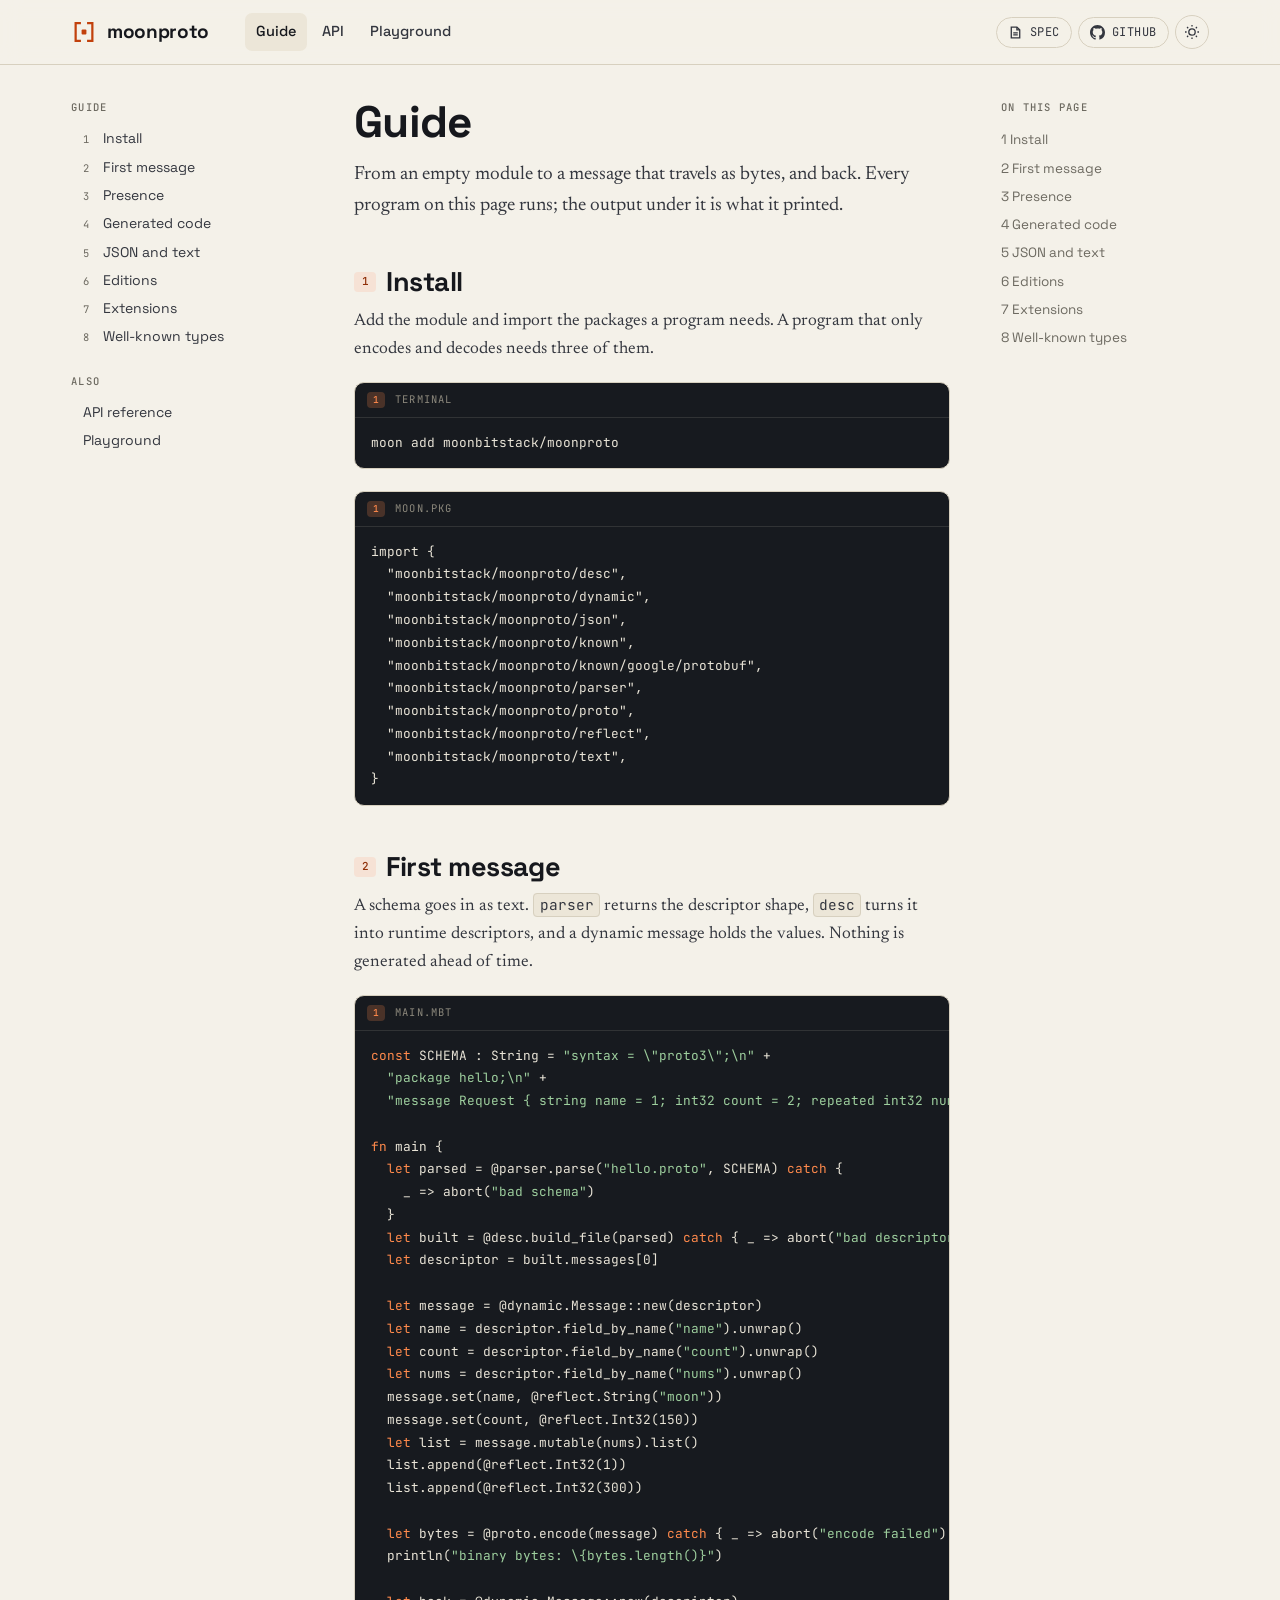
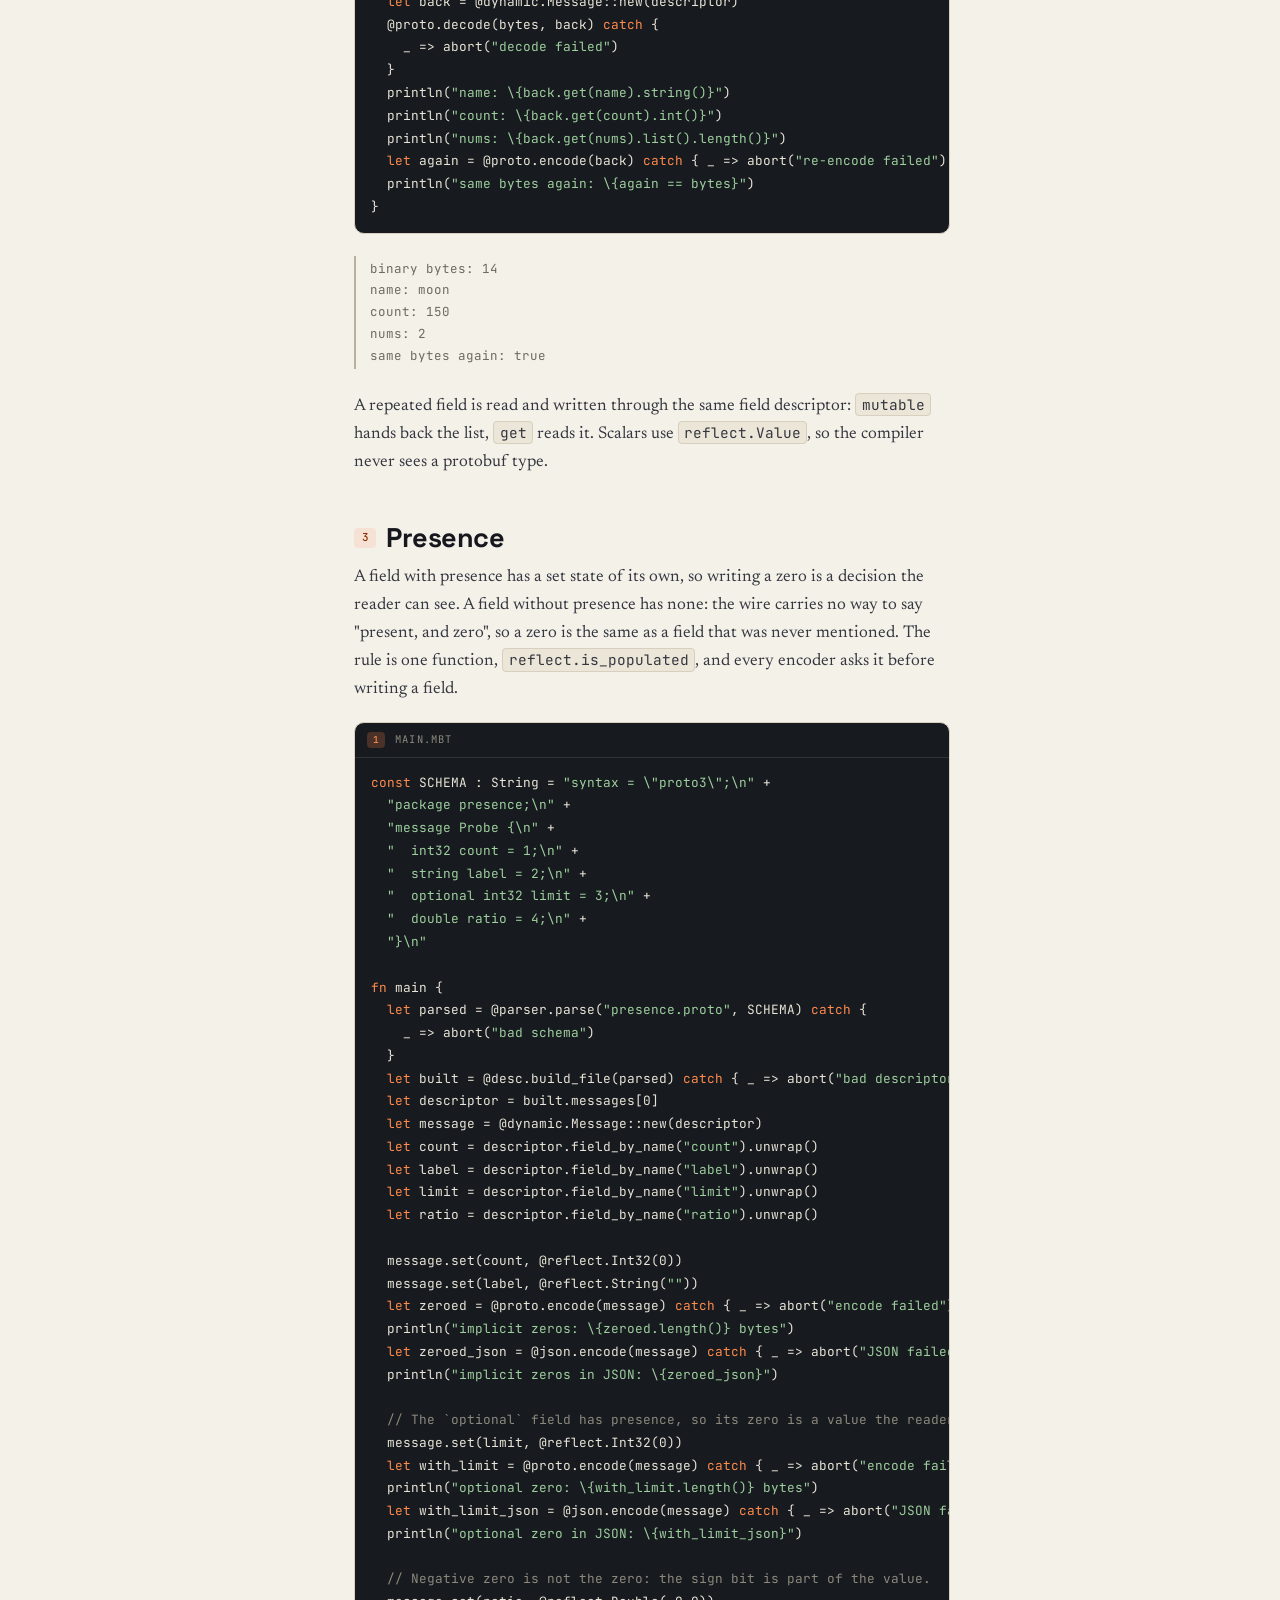
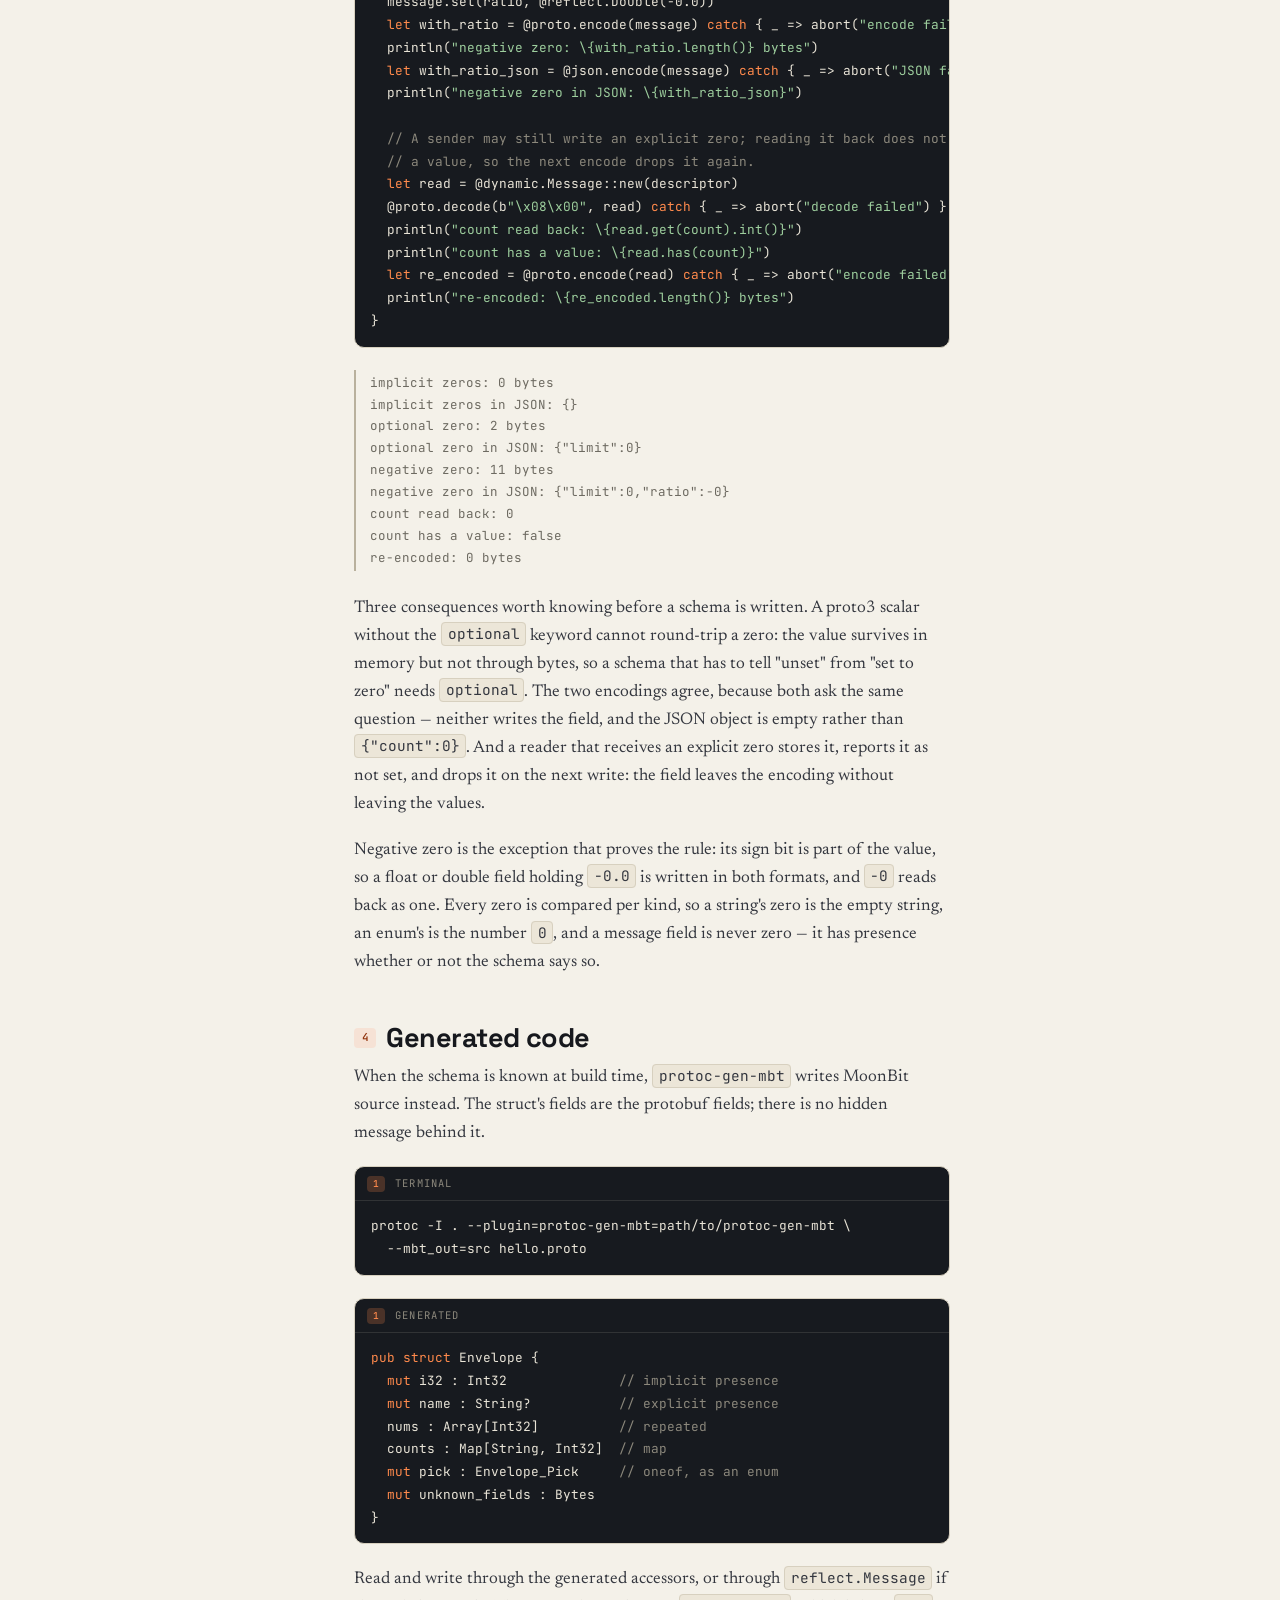
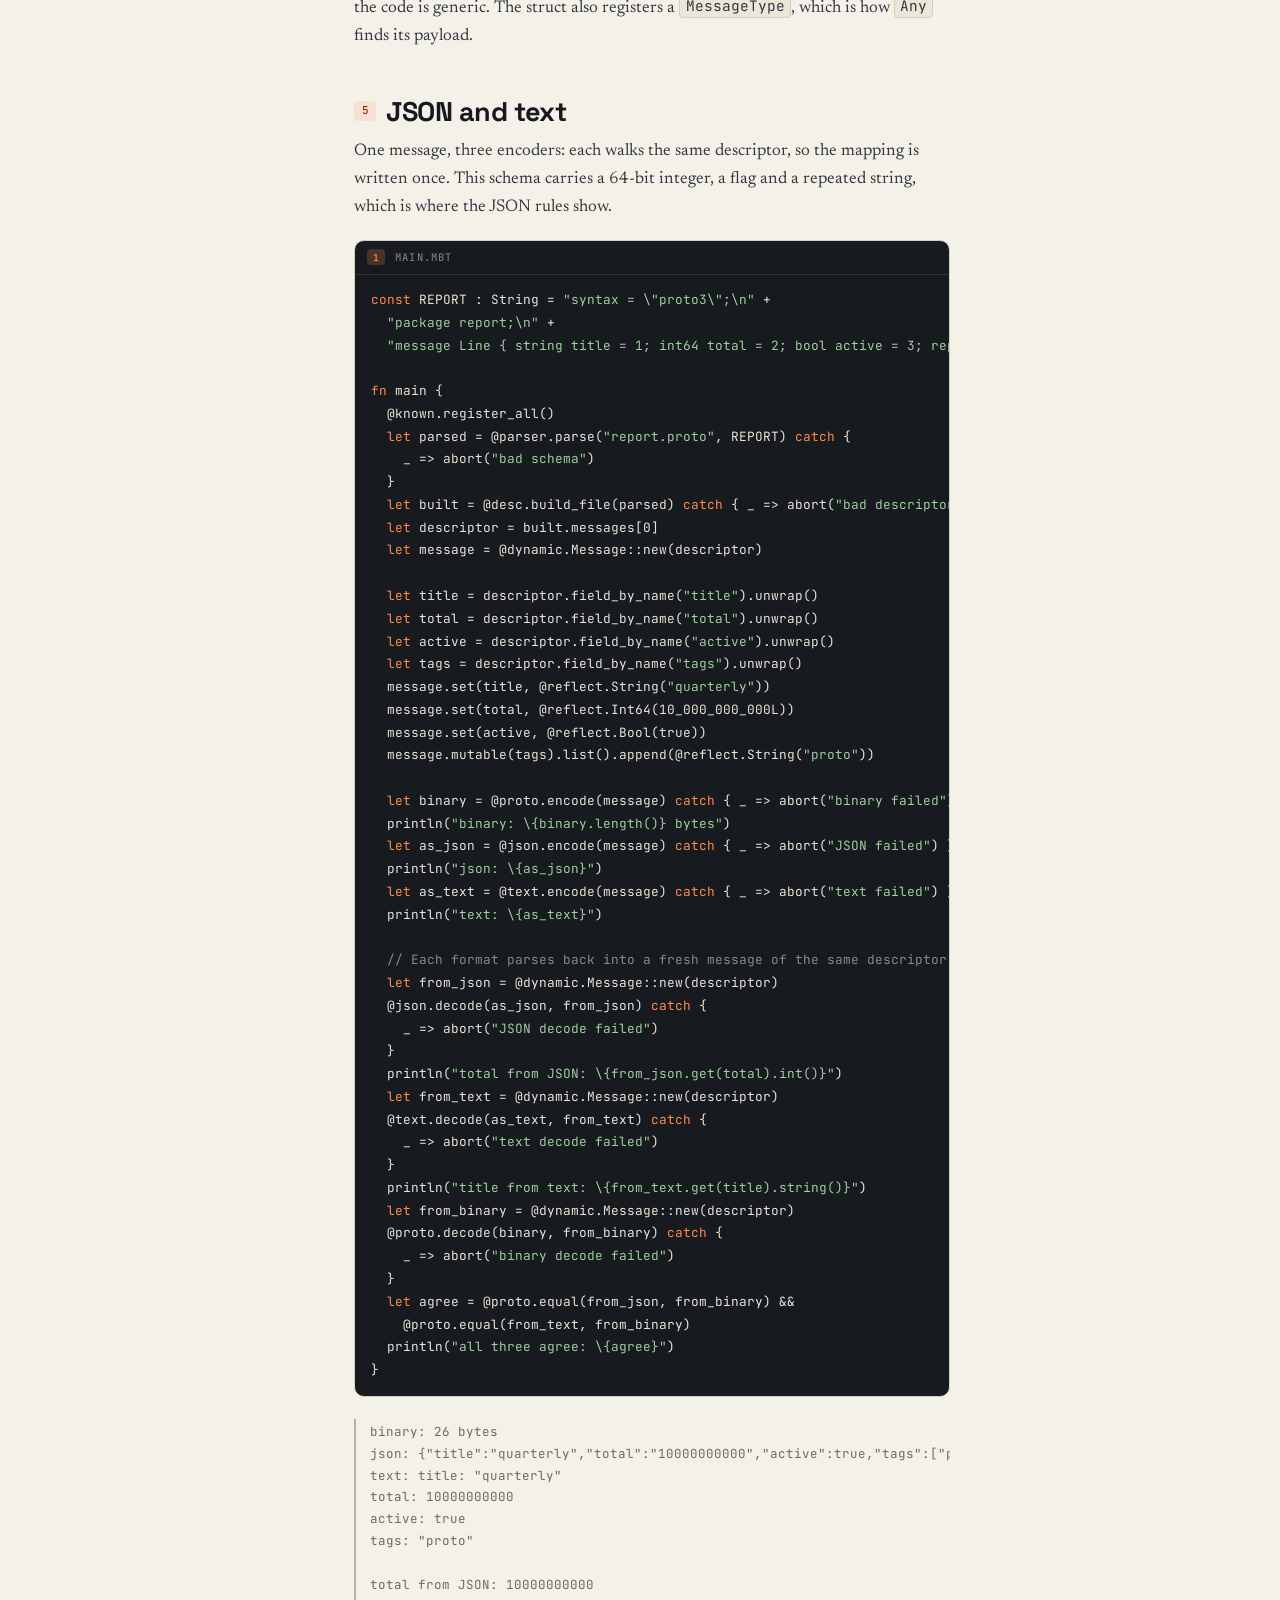
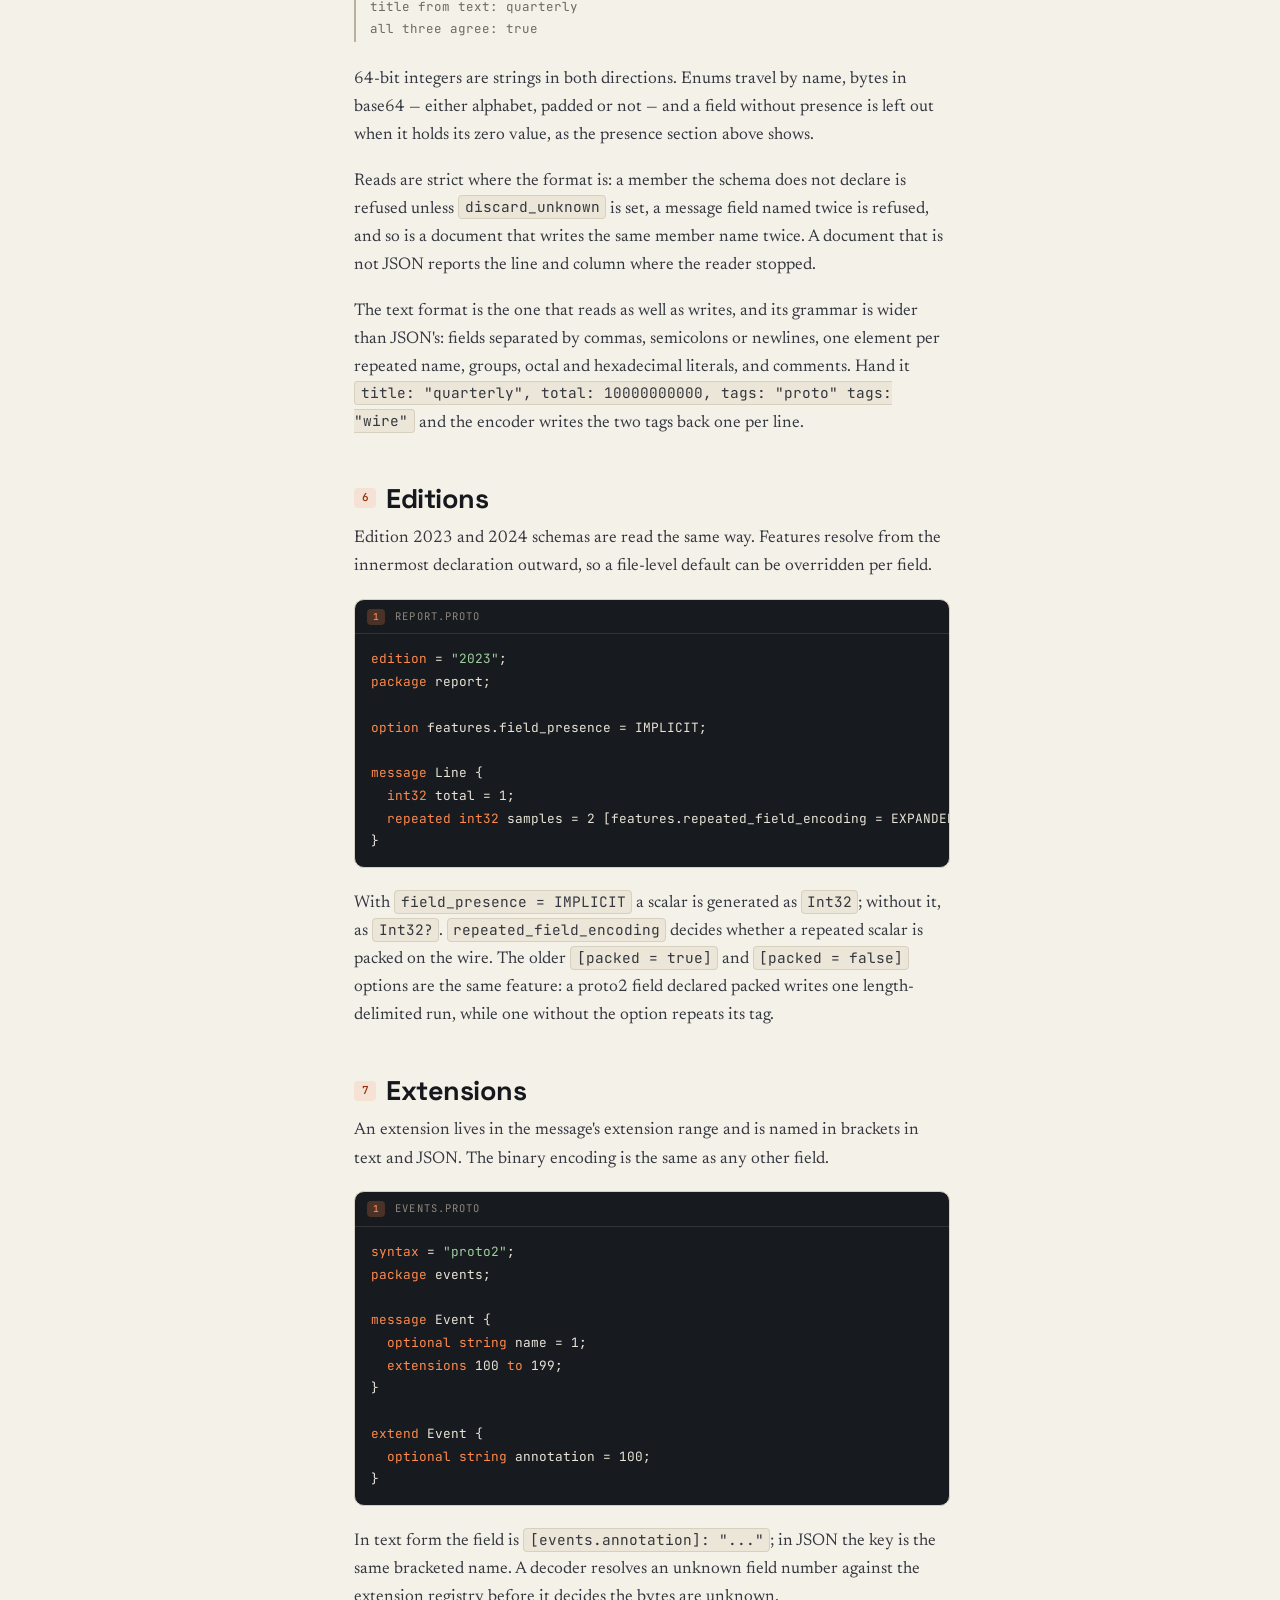
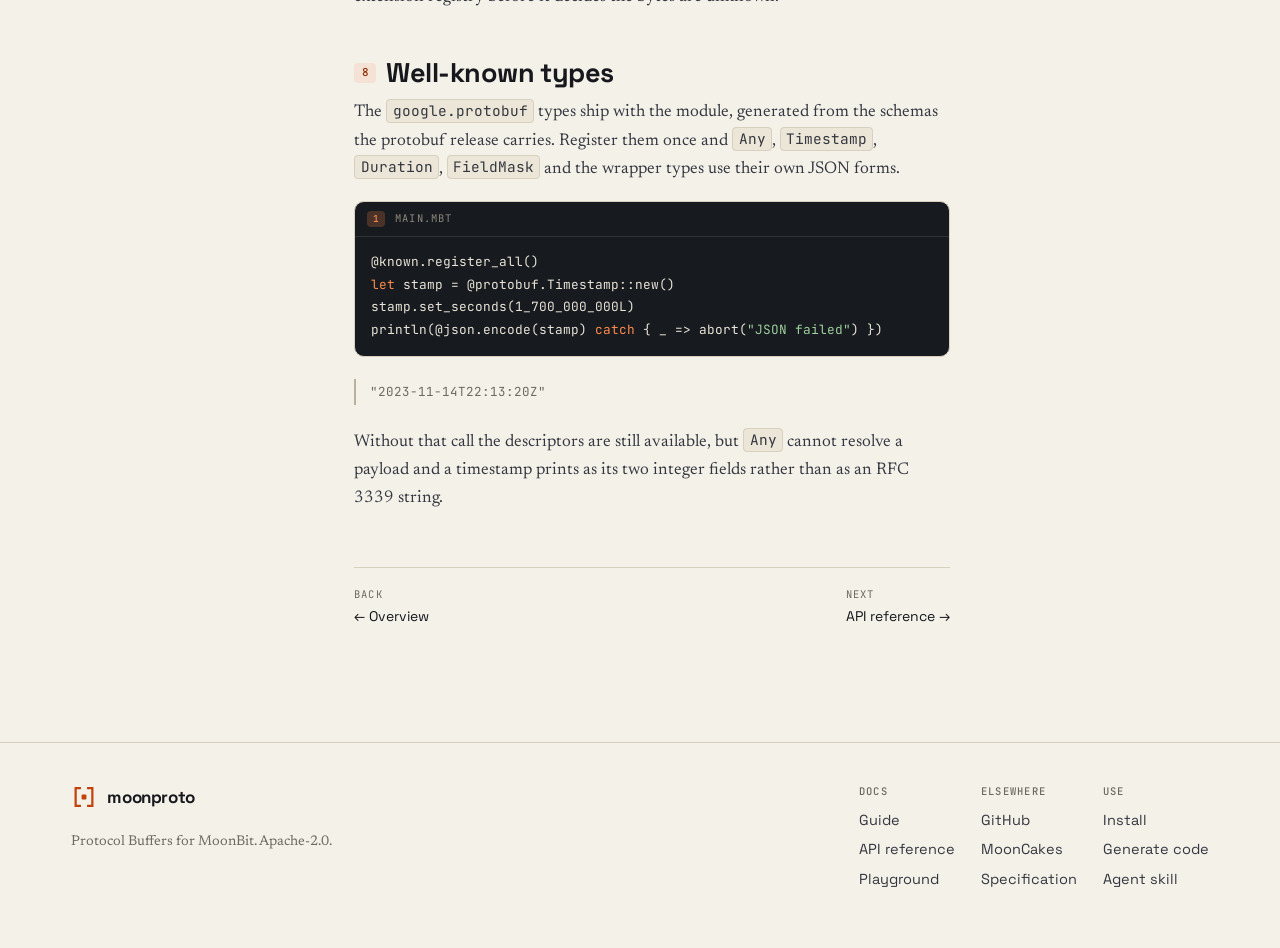
<file: docs/guide.html>
<!doctype html>
<html lang="en">
<head>
<meta charset="utf-8">
<meta name="viewport" content="width=device-width, initial-scale=1">
<title>Guide — moonproto</title>
<meta name="description" content="Install moonproto, build a message from a schema, encode it three ways, and generate MoonBit structs.">
<link rel="icon" href="assets/mark.svg" type="image/svg+xml">
<link rel="preconnect" href="https://fonts.googleapis.com">
<link rel="preconnect" href="https://fonts.gstatic.com" crossorigin>
<link href="https://fonts.googleapis.com/css2?family=JetBrains+Mono:wght@400;500&family=Newsreader:ital,opsz,wght@0,6..72,400;0,6..72,500;1,6..72,400&family=Space+Grotesk:wght@400;500;700&display=swap" rel="stylesheet">
<link rel="stylesheet" href="assets/site.css">
</head>
<body>

<header class="chrome">
  <div class="chrome-in">
    <a class="brand" href="index.html" aria-label="moonproto home">
      <svg viewBox="0 0 28 28" aria-hidden="true"><path d="M9.5 4.5H5v19h4.5" fill="none" stroke="currentColor" stroke-width="2.4" stroke-linecap="square"/><path d="M18.5 4.5H23v19h-4.5" fill="none" stroke="currentColor" stroke-width="2.4" stroke-linecap="square"/><rect x="11.4" y="11.4" width="5.2" height="5.2" rx="1" fill="currentColor"/></svg>
      moonproto
    </a>
    <nav class="nav" aria-label="Sections">
      <a href="guide.html" aria-current="page">Guide</a>
      <a href="api.html">API</a>
      <a href="playground.html">Playground</a>
    </nav>
    <div class="chrome-links">
      <a class="pill-link" href="https://protobuf.dev" aria-label="Protocol Buffers specification">
        <svg viewBox="0 0 16 16" aria-hidden="true" fill="none" stroke="currentColor" stroke-width="1.4"><path d="M3.5 2.2h6l3 3v8.6h-9z"/><path d="M9.5 2.2v3h3"/><path d="M5.6 8.4h4.8M5.6 10.6h4.8"/></svg>
        <span>Spec</span>
      </a>
      <a class="pill-link" href="https://github.com/moonbitstack/moonproto" aria-label="moonproto on GitHub">
        <svg viewBox="0 0 16 16" aria-hidden="true" fill="currentColor"><path d="M8 0C3.58 0 0 3.58 0 8c0 3.54 2.29 6.53 5.47 7.59.4.07.55-.17.55-.38 0-.19-.01-.82-.01-1.49-2.01.37-2.53-.49-2.69-.94-.09-.23-.48-.94-.82-1.13-.28-.15-.68-.52-.01-.53.63-.01 1.08.58 1.23.82.72 1.21 1.87.87 2.33.66.07-.52.28-.87.51-1.07-1.78-.2-3.64-.89-3.64-3.95 0-.87.31-1.59.82-2.15-.08-.2-.36-1.02.08-2.12 0 0 .67-.21 2.2.82a7.4 7.4 0 0 1 2-.27c.68 0 1.36.09 2 .27 1.53-1.04 2.2-.82 2.2-.82.44 1.1.16 1.92.08 2.12.51.56.82 1.27.82 2.15 0 3.07-1.87 3.75-3.65 3.95.29.25.54.73.54 1.48 0 1.07-.01 1.93-.01 2.2 0 .21.15.46.55.38A8.01 8.01 0 0 0 16 8c0-4.42-3.58-8-8-8Z"/></svg>
        <span>GitHub</span>
      </a>
      <button class="theme-toggle" type="button" data-theme-toggle aria-label="Switch colour theme">
        <svg width="16" height="16" viewBox="0 0 16 16" aria-hidden="true" fill="none" stroke="currentColor" stroke-width="1.3"><circle cx="8" cy="8" r="3.2"/><path d="M8 1v1.6M8 13.4V15M1 8h1.6M13.4 8H15M3.05 3.05l1.13 1.13M11.82 11.82l1.13 1.13M12.95 3.05l-1.13 1.13M4.18 11.82l-1.13 1.13"/></svg>
      </button>
    </div>
  </div>
</header>

<div class="wrap docs">

  <aside class="rail" aria-label="Guide contents">
    <div class="rail-group">
      <b>Guide</b>
      <a href="#install"><span class="n">1</span> Install</a>
      <a href="#first-message"><span class="n">2</span> First message</a>
      <a href="#presence"><span class="n">3</span> Presence</a>
      <a href="#generate"><span class="n">4</span> Generated code</a>
      <a href="#json"><span class="n">5</span> JSON and text</a>
      <a href="#editions"><span class="n">6</span> Editions</a>
      <a href="#extensions"><span class="n">7</span> Extensions</a>
      <a href="#known"><span class="n">8</span> Well-known types</a>
    </div>
    <div class="rail-group">
      <b>Also</b>
      <a href="api.html">API reference</a>
      <a href="playground.html">Playground</a>
    </div>
  </aside>

  <main class="prose">
    <h1>Guide</h1>
    <p class="lede">From an empty module to a message that travels as bytes, and back. Every program on this page runs; the output under it is what it printed.</p>

    <h2 id="install"><span class="tag">1</span> Install</h2>
    <p>Add the module and import the packages a program needs. A program that only encodes and decodes needs three of them.</p>

    <div class="codeblock">
      <div class="bar"><span class="tag">1</span> terminal<span class="grow"></span></div>
      <pre>moon add moonbitstack/moonproto</pre>
    </div>

    <div class="codeblock">
      <div class="bar"><span class="tag">1</span> moon.pkg<span class="grow"></span></div>
      <pre>import {
  "moonbitstack/moonproto/desc",
  "moonbitstack/moonproto/dynamic",
  "moonbitstack/moonproto/json",
  "moonbitstack/moonproto/known",
  "moonbitstack/moonproto/known/google/protobuf",
  "moonbitstack/moonproto/parser",
  "moonbitstack/moonproto/proto",
  "moonbitstack/moonproto/reflect",
  "moonbitstack/moonproto/text",
}</pre>
    </div>

    <h2 id="first-message"><span class="tag">2</span> First message</h2>
    <p>A schema goes in as text. <code>parser</code> returns the descriptor shape, <code>desc</code> turns it into runtime descriptors, and a dynamic message holds the values. Nothing is generated ahead of time.</p>

    <div class="codeblock">
      <div class="bar"><span class="tag">1</span> main.mbt<span class="grow"></span></div>
<pre><span class="k">const</span> SCHEMA : String = <span class="s">"syntax = \"proto3\";\n"</span> +
  <span class="s">"package hello;\n"</span> +
  <span class="s">"message Request { string name = 1; int32 count = 2; repeated int32 nums = 3; }\n"</span>

<span class="k">fn</span> main {
  <span class="k">let</span> parsed = @parser.parse(<span class="s">"hello.proto"</span>, SCHEMA) <span class="k">catch</span> {
    _ =&gt; abort(<span class="s">"bad schema"</span>)
  }
  <span class="k">let</span> built = @desc.build_file(parsed) <span class="k">catch</span> { _ =&gt; abort(<span class="s">"bad descriptor"</span>) }
  <span class="k">let</span> descriptor = built.messages[0]

  <span class="k">let</span> message = @dynamic.Message::new(descriptor)
  <span class="k">let</span> name = descriptor.field_by_name(<span class="s">"name"</span>).unwrap()
  <span class="k">let</span> count = descriptor.field_by_name(<span class="s">"count"</span>).unwrap()
  <span class="k">let</span> nums = descriptor.field_by_name(<span class="s">"nums"</span>).unwrap()
  message.set(name, @reflect.String(<span class="s">"moon"</span>))
  message.set(count, @reflect.Int32(150))
  <span class="k">let</span> list = message.mutable(nums).list()
  list.append(@reflect.Int32(1))
  list.append(@reflect.Int32(300))

  <span class="k">let</span> bytes = @proto.encode(message) <span class="k">catch</span> { _ =&gt; abort(<span class="s">"encode failed"</span>) }
  println(<span class="s">"binary bytes: \{bytes.length()}"</span>)

  <span class="k">let</span> back = @dynamic.Message::new(descriptor)
  @proto.decode(bytes, back) <span class="k">catch</span> {
    _ =&gt; abort(<span class="s">"decode failed"</span>)
  }
  println(<span class="s">"name: \{back.get(name).string()}"</span>)
  println(<span class="s">"count: \{back.get(count).int()}"</span>)
  println(<span class="s">"nums: \{back.get(nums).list().length()}"</span>)
  <span class="k">let</span> again = @proto.encode(back) <span class="k">catch</span> { _ =&gt; abort(<span class="s">"re-encode failed"</span>) }
  println(<span class="s">"same bytes again: \{again == bytes}"</span>)
}</pre>
    </div>

    <div class="output">binary bytes: 14
name: moon
count: 150
nums: 2
same bytes again: true</div>

    <p>A repeated field is read and written through the same field descriptor: <code>mutable</code> hands back the list, <code>get</code> reads it. Scalars use <code>reflect.Value</code>, so the compiler never sees a protobuf type.</p>

    <h2 id="presence"><span class="tag">3</span> Presence</h2>
    <p>A field with presence has a set state of its own, so writing a zero is a decision the reader can see. A field without presence has none: the wire carries no way to say "present, and zero", so a zero is the same as a field that was never mentioned. The rule is one function, <code>reflect.is_populated</code>, and every encoder asks it before writing a field.</p>

    <div class="codeblock">
      <div class="bar"><span class="tag">1</span> main.mbt<span class="grow"></span></div>
<pre><span class="k">const</span> SCHEMA : String = <span class="s">"syntax = \"proto3\";\n"</span> +
  <span class="s">"package presence;\n"</span> +
  <span class="s">"message Probe {\n"</span> +
  <span class="s">"  int32 count = 1;\n"</span> +
  <span class="s">"  string label = 2;\n"</span> +
  <span class="s">"  optional int32 limit = 3;\n"</span> +
  <span class="s">"  double ratio = 4;\n"</span> +
  <span class="s">"}\n"</span>

<span class="k">fn</span> main {
  <span class="k">let</span> parsed = @parser.parse(<span class="s">"presence.proto"</span>, SCHEMA) <span class="k">catch</span> {
    _ =&gt; abort(<span class="s">"bad schema"</span>)
  }
  <span class="k">let</span> built = @desc.build_file(parsed) <span class="k">catch</span> { _ =&gt; abort(<span class="s">"bad descriptor"</span>) }
  <span class="k">let</span> descriptor = built.messages[0]
  <span class="k">let</span> message = @dynamic.Message::new(descriptor)
  <span class="k">let</span> count = descriptor.field_by_name(<span class="s">"count"</span>).unwrap()
  <span class="k">let</span> label = descriptor.field_by_name(<span class="s">"label"</span>).unwrap()
  <span class="k">let</span> limit = descriptor.field_by_name(<span class="s">"limit"</span>).unwrap()
  <span class="k">let</span> ratio = descriptor.field_by_name(<span class="s">"ratio"</span>).unwrap()

  message.set(count, @reflect.Int32(0))
  message.set(label, @reflect.String(<span class="s">""</span>))
  <span class="k">let</span> zeroed = @proto.encode(message) <span class="k">catch</span> { _ =&gt; abort(<span class="s">"encode failed"</span>) }
  println(<span class="s">"implicit zeros: \{zeroed.length()} bytes"</span>)
  <span class="k">let</span> zeroed_json = @json.encode(message) <span class="k">catch</span> { _ =&gt; abort(<span class="s">"JSON failed"</span>) }
  println(<span class="s">"implicit zeros in JSON: \{zeroed_json}"</span>)

  <span class="c">// The `optional` field has presence, so its zero is a value the reader keeps.</span>
  message.set(limit, @reflect.Int32(0))
  <span class="k">let</span> with_limit = @proto.encode(message) <span class="k">catch</span> { _ =&gt; abort(<span class="s">"encode failed"</span>) }
  println(<span class="s">"optional zero: \{with_limit.length()} bytes"</span>)
  <span class="k">let</span> with_limit_json = @json.encode(message) <span class="k">catch</span> { _ =&gt; abort(<span class="s">"JSON failed"</span>) }
  println(<span class="s">"optional zero in JSON: \{with_limit_json}"</span>)

  <span class="c">// Negative zero is not the zero: the sign bit is part of the value.</span>
  message.set(ratio, @reflect.Double(-0.0))
  <span class="k">let</span> with_ratio = @proto.encode(message) <span class="k">catch</span> { _ =&gt; abort(<span class="s">"encode failed"</span>) }
  println(<span class="s">"negative zero: \{with_ratio.length()} bytes"</span>)
  <span class="k">let</span> with_ratio_json = @json.encode(message) <span class="k">catch</span> { _ =&gt; abort(<span class="s">"JSON failed"</span>) }
  println(<span class="s">"negative zero in JSON: \{with_ratio_json}"</span>)

  <span class="c">// A sender may still write an explicit zero; reading it back does not make it</span>
  <span class="c">// a value, so the next encode drops it again.</span>
  <span class="k">let</span> read = @dynamic.Message::new(descriptor)
  @proto.decode(b<span class="s">"\x08\x00"</span>, read) <span class="k">catch</span> { _ =&gt; abort(<span class="s">"decode failed"</span>) }
  println(<span class="s">"count read back: \{read.get(count).int()}"</span>)
  println(<span class="s">"count has a value: \{read.has(count)}"</span>)
  <span class="k">let</span> re_encoded = @proto.encode(read) <span class="k">catch</span> { _ =&gt; abort(<span class="s">"encode failed"</span>) }
  println(<span class="s">"re-encoded: \{re_encoded.length()} bytes"</span>)
}</pre>
    </div>

    <div class="output">implicit zeros: 0 bytes
implicit zeros in JSON: {}
optional zero: 2 bytes
optional zero in JSON: {"limit":0}
negative zero: 11 bytes
negative zero in JSON: {"limit":0,"ratio":-0}
count read back: 0
count has a value: false
re-encoded: 0 bytes</div>

    <p>Three consequences worth knowing before a schema is written. A proto3 scalar without the <code>optional</code> keyword cannot round-trip a zero: the value survives in memory but not through bytes, so a schema that has to tell "unset" from "set to zero" needs <code>optional</code>. The two encodings agree, because both ask the same question — neither writes the field, and the JSON object is empty rather than <code>{"count":0}</code>. And a reader that receives an explicit zero stores it, reports it as not set, and drops it on the next write: the field leaves the encoding without leaving the values.</p>
    <p>Negative zero is the exception that proves the rule: its sign bit is part of the value, so a float or double field holding <code>-0.0</code> is written in both formats, and <code>-0</code> reads back as one. Every zero is compared per kind, so a string's zero is the empty string, an enum's is the number <code>0</code>, and a message field is never zero — it has presence whether or not the schema says so.</p>

    <h2 id="generate"><span class="tag">4</span> Generated code</h2>
    <p>When the schema is known at build time, <code>protoc-gen-mbt</code> writes MoonBit source instead. The struct's fields are the protobuf fields; there is no hidden message behind it.</p>

    <div class="codeblock">
      <div class="bar"><span class="tag">1</span> terminal<span class="grow"></span></div>
      <pre>protoc -I . --plugin=protoc-gen-mbt=path/to/protoc-gen-mbt \
  --mbt_out=src hello.proto</pre>
    </div>

    <div class="codeblock">
      <div class="bar"><span class="tag">1</span> generated<span class="grow"></span></div>
<pre><span class="k">pub struct</span> Envelope {
  <span class="k">mut</span> i32 : Int32              <span class="c">// implicit presence</span>
  <span class="k">mut</span> name : String?           <span class="c">// explicit presence</span>
  nums : Array[Int32]          <span class="c">// repeated</span>
  counts : Map[String, Int32]  <span class="c">// map</span>
  <span class="k">mut</span> pick : Envelope_Pick     <span class="c">// oneof, as an enum</span>
  <span class="k">mut</span> unknown_fields : Bytes
}</pre>
    </div>

    <p>Read and write through the generated accessors, or through <code>reflect.Message</code> if the code is generic. The struct also registers a <code>MessageType</code>, which is how <code>Any</code> finds its payload.</p>

    <h2 id="json"><span class="tag">5</span> JSON and text</h2>
    <p>One message, three encoders: each walks the same descriptor, so the mapping is written once. This schema carries a 64-bit integer, a flag and a repeated string, which is where the JSON rules show.</p>

    <div class="codeblock">
      <div class="bar"><span class="tag">1</span> main.mbt<span class="grow"></span></div>
<pre><span class="k">const</span> REPORT : String = <span class="s">"syntax = \"proto3\";\n"</span> +
  <span class="s">"package report;\n"</span> +
  <span class="s">"message Line { string title = 1; int64 total = 2; bool active = 3; repeated string tags = 4; }\n"</span>

<span class="k">fn</span> main {
  @known.register_all()
  <span class="k">let</span> parsed = @parser.parse(<span class="s">"report.proto"</span>, REPORT) <span class="k">catch</span> {
    _ =&gt; abort(<span class="s">"bad schema"</span>)
  }
  <span class="k">let</span> built = @desc.build_file(parsed) <span class="k">catch</span> { _ =&gt; abort(<span class="s">"bad descriptor"</span>) }
  <span class="k">let</span> descriptor = built.messages[0]
  <span class="k">let</span> message = @dynamic.Message::new(descriptor)

  <span class="k">let</span> title = descriptor.field_by_name(<span class="s">"title"</span>).unwrap()
  <span class="k">let</span> total = descriptor.field_by_name(<span class="s">"total"</span>).unwrap()
  <span class="k">let</span> active = descriptor.field_by_name(<span class="s">"active"</span>).unwrap()
  <span class="k">let</span> tags = descriptor.field_by_name(<span class="s">"tags"</span>).unwrap()
  message.set(title, @reflect.String(<span class="s">"quarterly"</span>))
  message.set(total, @reflect.Int64(10_000_000_000L))
  message.set(active, @reflect.Bool(true))
  message.mutable(tags).list().append(@reflect.String(<span class="s">"proto"</span>))

  <span class="k">let</span> binary = @proto.encode(message) <span class="k">catch</span> { _ =&gt; abort(<span class="s">"binary failed"</span>) }
  println(<span class="s">"binary: \{binary.length()} bytes"</span>)
  <span class="k">let</span> as_json = @json.encode(message) <span class="k">catch</span> { _ =&gt; abort(<span class="s">"JSON failed"</span>) }
  println(<span class="s">"json: \{as_json}"</span>)
  <span class="k">let</span> as_text = @text.encode(message) <span class="k">catch</span> { _ =&gt; abort(<span class="s">"text failed"</span>) }
  println(<span class="s">"text: \{as_text}"</span>)

  <span class="c">// Each format parses back into a fresh message of the same descriptor.</span>
  <span class="k">let</span> from_json = @dynamic.Message::new(descriptor)
  @json.decode(as_json, from_json) <span class="k">catch</span> {
    _ =&gt; abort(<span class="s">"JSON decode failed"</span>)
  }
  println(<span class="s">"total from JSON: \{from_json.get(total).int()}"</span>)
  <span class="k">let</span> from_text = @dynamic.Message::new(descriptor)
  @text.decode(as_text, from_text) <span class="k">catch</span> {
    _ =&gt; abort(<span class="s">"text decode failed"</span>)
  }
  println(<span class="s">"title from text: \{from_text.get(title).string()}"</span>)
  <span class="k">let</span> from_binary = @dynamic.Message::new(descriptor)
  @proto.decode(binary, from_binary) <span class="k">catch</span> {
    _ =&gt; abort(<span class="s">"binary decode failed"</span>)
  }
  <span class="k">let</span> agree = @proto.equal(from_json, from_binary) &amp;&amp;
    @proto.equal(from_text, from_binary)
  println(<span class="s">"all three agree: \{agree}"</span>)
}</pre>
    </div>

    <div class="output">binary: 26 bytes
json: {"title":"quarterly","total":"10000000000","active":true,"tags":["proto"]}
text: title: "quarterly"
total: 10000000000
active: true
tags: "proto"

total from JSON: 10000000000
title from text: quarterly
all three agree: true</div>

    <p>64-bit integers are strings in both directions. Enums travel by name, bytes in base64 — either alphabet, padded or not — and a field without presence is left out when it holds its zero value, as the presence section above shows.</p>
    <p>Reads are strict where the format is: a member the schema does not declare is refused unless <code>discard_unknown</code> is set, a message field named twice is refused, and so is a document that writes the same member name twice. A document that is not JSON reports the line and column where the reader stopped.</p>
    <p>The text format is the one that reads as well as writes, and its grammar is wider than JSON's: fields separated by commas, semicolons or newlines, one element per repeated name, groups, octal and hexadecimal literals, and comments. Hand it <code>title: "quarterly", total: 10000000000, tags: "proto" tags: "wire"</code> and the encoder writes the two tags back one per line.</p>



    <h2 id="editions"><span class="tag">6</span> Editions</h2>
    <p>Edition 2023 and 2024 schemas are read the same way. Features resolve from the innermost declaration outward, so a file-level default can be overridden per field.</p>

    <div class="codeblock">
      <div class="bar"><span class="tag">1</span> report.proto<span class="grow"></span></div>
<pre><span class="k">edition</span> = <span class="s">"2023"</span>;
<span class="k">package</span> report;

<span class="k">option</span> features.field_presence = IMPLICIT;

<span class="k">message</span> Line {
  <span class="k">int32</span> total = 1;
  <span class="k">repeated</span> <span class="k">int32</span> samples = 2 [features.repeated_field_encoding = EXPANDED];
}</pre>
    </div>

    <p>With <code>field_presence = IMPLICIT</code> a scalar is generated as <code>Int32</code>; without it, as <code>Int32?</code>. <code>repeated_field_encoding</code> decides whether a repeated scalar is packed on the wire. The older <code>[packed = true]</code> and <code>[packed = false]</code> options are the same feature: a proto2 field declared packed writes one length-delimited run, while one without the option repeats its tag.</p>

    <h2 id="extensions"><span class="tag">7</span> Extensions</h2>
    <p>An extension lives in the message's extension range and is named in brackets in text and JSON. The binary encoding is the same as any other field.</p>

    <div class="codeblock">
      <div class="bar"><span class="tag">1</span> events.proto<span class="grow"></span></div>
<pre><span class="k">syntax</span> = <span class="s">"proto2"</span>;
<span class="k">package</span> events;

<span class="k">message</span> Event {
  <span class="k">optional</span> <span class="k">string</span> name = 1;
  <span class="k">extensions</span> 100 <span class="k">to</span> 199;
}

<span class="k">extend</span> Event {
  <span class="k">optional</span> <span class="k">string</span> annotation = 100;
}</pre>
    </div>

    <p>In text form the field is <code>[events.annotation]: "..."</code>; in JSON the key is the same bracketed name. A decoder resolves an unknown field number against the extension registry before it decides the bytes are unknown.</p>

    <h2 id="known"><span class="tag">8</span> Well-known types</h2>
    <p>The <code>google.protobuf</code> types ship with the module, generated from the schemas the protobuf release carries. Register them once and <code>Any</code>, <code>Timestamp</code>, <code>Duration</code>, <code>FieldMask</code> and the wrapper types use their own JSON forms.</p>

    <div class="codeblock">
      <div class="bar"><span class="tag">1</span> main.mbt<span class="grow"></span></div>
<pre>@known.register_all()
<span class="k">let</span> stamp = @protobuf.Timestamp::new()
stamp.set_seconds(1_700_000_000L)
println(@json.encode(stamp) <span class="k">catch</span> { _ =&gt; abort(<span class="s">"JSON failed"</span>) })</pre>
    </div>

    <div class="output">"2023-11-14T22:13:20Z"</div>

    <p>Without that call the descriptors are still available, but <code>Any</code> cannot resolve a payload and a timestamp prints as its two integer fields rather than as an RFC 3339 string.</p>

    <div class="pager">
      <a href="index.html"><span>Back</span>← Overview</a>
      <a href="api.html"><span>Next</span>API reference →</a>
    </div>
  </main>

  <aside class="toc" aria-label="On this page">
    <b>On this page</b>
    <a href="#install">1 Install</a>
    <a href="#first-message">2 First message</a>
    <a href="#presence">3 Presence</a>
    <a href="#generate">4 Generated code</a>
    <a href="#json">5 JSON and text</a>
    <a href="#editions">6 Editions</a>
    <a href="#extensions">7 Extensions</a>
    <a href="#known">8 Well-known types</a>
  </aside>

</div>

<footer class="site">
  <div class="wrap foot">
    <div>
      <a class="brand" href="index.html">
        <svg viewBox="0 0 28 28" aria-hidden="true"><path d="M9.5 4.5H5v19h4.5" fill="none" stroke="currentColor" stroke-width="2.4" stroke-linecap="square"/><path d="M18.5 4.5H23v19h-4.5" fill="none" stroke="currentColor" stroke-width="2.4" stroke-linecap="square"/><rect x="11.4" y="11.4" width="5.2" height="5.2" rx="1" fill="currentColor"/></svg>
        moonproto
      </a>
      <p>Protocol Buffers for MoonBit. Apache-2.0.</p>
    </div>
    <div class="foot-links">
      <div class="foot-col">
        <b>Docs</b>
        <a href="guide.html">Guide</a>
        <a href="api.html">API reference</a>
        <a href="playground.html">Playground</a>
      </div>
      <div class="foot-col">
        <b>Elsewhere</b>
        <a href="https://github.com/moonbitstack/moonproto">GitHub</a>
        <a href="https://mooncakes.io/docs/moonbitstack/moonproto">MoonCakes</a>
        <a href="https://protobuf.dev">Specification</a>
      </div>
      <div class="foot-col">
        <b>Use</b>
        <a href="guide.html#install">Install</a>
        <a href="guide.html#generate">Generate code</a>
        <a href="https://github.com/moonbitstack/moonproto/blob/main/docs/skills/moonproto/SKILL.md">Agent skill</a>
      </div>
    </div>
  </div>
</footer>

<script src="assets/site.js"></script>
</body>
</html>
</file>
<file: docs/assets/site.css>
/* moonproto documentation site.
   One stylesheet for every page: tokens, chrome, home, docs, reference,
   playground. Light first, dark by preference or by toggle. */

:root {
  --paper: #f4f1e9;
  --paper-2: #ece6d8;
  --paper-3: #e3dccb;
  --ink: #16181d;
  --ink-2: #34373f;
  --muted: #6d6a61;
  --rule: #d7d0bf;
  --rule-strong: #b9b19d;
  --accent: #c2410c;
  --accent-ink: #8f2f08;
  --accent-soft: #f6e2d5;
  --code-bg: #171a1f;
  --code-ink: #e9e4d7;
  --code-muted: #8c887c;
  --tag: #ff8a4c;
  --len: #f0b27a;
  --val: #9aa4b2;
  --ok: #2f6f4f;
  --shadow: 0 1px 0 rgba(22, 24, 29, .06), 0 18px 40px -28px rgba(22, 24, 29, .45);
  --sans: "Space Grotesk", "Segoe UI", system-ui, sans-serif;
  --serif: "Newsreader", Georgia, "Times New Roman", serif;
  --mono: "JetBrains Mono", ui-monospace, "SFMono-Regular", Menlo, monospace;
  --gutter: clamp(20px, 4vw, 56px);
  --measure: 68ch;
  color-scheme: light;
}

:root[data-theme="dark"] {
  --paper: #101216;
  --paper-2: #171a1f;
  --paper-3: #1e2229;
  --ink: #f1ede2;
  --ink-2: #cfc9bb;
  --muted: #948e80;
  --rule: #2b2f37;
  --rule-strong: #3d434d;
  --accent: #f97316;
  --accent-ink: #ffab73;
  --accent-soft: #2a1c13;
  --code-bg: #0b0d11;
  --code-ink: #ece7da;
  --shadow: 0 1px 0 rgba(0, 0, 0, .5), 0 24px 50px -30px rgba(0, 0, 0, .9);
  color-scheme: dark;
}

@media (prefers-color-scheme: dark) {
  :root:not([data-theme="light"]) {
    --paper: #101216;
    --paper-2: #171a1f;
    --paper-3: #1e2229;
    --ink: #f1ede2;
    --ink-2: #cfc9bb;
    --muted: #948e80;
    --rule: #2b2f37;
    --rule-strong: #3d434d;
    --accent: #f97316;
    --accent-ink: #ffab73;
    --accent-soft: #2a1c13;
    --code-bg: #0b0d11;
    --code-ink: #ece7da;
    --shadow: 0 1px 0 rgba(0, 0, 0, .5), 0 24px 50px -30px rgba(0, 0, 0, .9);
    color-scheme: dark;
  }
}

*,
*::before,
*::after {
  box-sizing: border-box;
}

/* Anything that is clicked rather than read refuses selection, so a drag on a
   tab or a rail item never turns into a half-copied line. Prose, code and
   output keep the default. */
.chrome,
.nav,
.chrome-links,
.rail,
.toc,
.pager,
.card,
.samples,
.play-tabs,
.sym > summary,
button,
.btn,
.pill-link {
  -webkit-user-select: none;
  user-select: none;
}

html {
  -webkit-text-size-adjust: 100%;
  scroll-behavior: smooth;
  scroll-padding-top: 92px;
  font-variant-ligatures: no-contextual;
}

body {
  margin: 0;
  overflow-x: clip;
  background: var(--paper);
  color: var(--ink);
  font-family: var(--serif);
  font-size: 17px;
  line-height: 1.65;
  -webkit-font-smoothing: antialiased;
  text-rendering: optimizeLegibility;
}

h1,
h2,
h3,
h4,
button,
input,
select,
textarea {
  font-variant-ligatures: no-contextual;
}

h1,
h2,
h3,
h4 {
  font-family: var(--sans);
  font-weight: 700;
  line-height: 1.08;
  letter-spacing: -0.02em;
  margin: 0;
  text-wrap: balance;
}

p {
  margin: 0 0 1.05em;
  text-wrap: pretty;
}

a {
  color: var(--accent-ink);
  text-decoration-thickness: 1px;
  text-underline-offset: 3px;
}

a:hover {
  color: var(--accent);
}

code,
kbd,
pre,
samp {
  font-family: var(--mono);
  font-size: 0.86em;
}

::selection {
  background: color-mix(in srgb, var(--accent) 24%, transparent);
}

:focus-visible {
  outline: 2px solid var(--accent);
  outline-offset: 3px;
  border-radius: 2px;
}

/* ---- page scrollbar: hidden at the top, present once scrolled ---- */

@supports selector(::-webkit-scrollbar) {
  html::-webkit-scrollbar {
    width: 11px;
    height: 11px;
  }
  html::-webkit-scrollbar-track {
    background: transparent;
  }
  html::-webkit-scrollbar-thumb {
    border-radius: 99px;
    border: 3px solid transparent;
    background-clip: content-box;
    background-color: color-mix(in srgb, var(--ink) 26%, transparent);
  }
  html.at-top::-webkit-scrollbar-thumb {
    background: transparent;
  }
  html::-webkit-scrollbar-thumb:hover {
    background-color: color-mix(in srgb, var(--accent) 60%, transparent);
  }
}

@supports not selector(::-webkit-scrollbar) {
  html {
    scrollbar-width: thin;
    scrollbar-color: color-mix(in srgb, var(--ink) 26%, transparent) transparent;
  }
  html.at-top {
    scrollbar-color: transparent transparent;
  }
}

/* inner scroll areas: thin, faint until hovered */

.scroll {
  scrollbar-width: none;
}

@supports selector(::-webkit-scrollbar) {
  .scroll::-webkit-scrollbar {
    width: 8px;
    height: 8px;
  }
  .scroll::-webkit-scrollbar-track {
    background: transparent;
  }
  .scroll::-webkit-scrollbar-thumb {
    border-radius: 99px;
    border: 2px solid transparent;
    background-clip: content-box;
    background-color: color-mix(in srgb, var(--ink) 14%, transparent);
  }
  .scroll:hover::-webkit-scrollbar-thumb {
    background-color: color-mix(in srgb, var(--ink) 34%, transparent);
  }
}

/* ---- header ---- */

header.chrome {
  position: sticky;
  top: 0;
  z-index: 40;
  background: color-mix(in srgb, var(--paper) 88%, transparent);
  backdrop-filter: saturate(1.2) blur(10px);
  border-bottom: 1px solid var(--rule);
}

.chrome-in {
  max-width: 1240px;
  margin: 0 auto;
  padding: 0 var(--gutter);
  height: 64px;
  display: flex;
  align-items: center;
  gap: 28px;
}

.brand {
  display: inline-flex;
  align-items: center;
  gap: 10px;
  color: var(--ink);
  text-decoration: none;
  font-family: var(--sans);
  font-weight: 700;
  font-size: 19px;
  letter-spacing: -0.02em;
}

.brand svg {
  width: 26px;
  height: 26px;
  color: var(--accent);
  flex: none;
}

.nav {
  display: flex;
  gap: 4px;
  margin-left: 8px;
}

.nav a {
  font-family: var(--sans);
  font-size: 14.5px;
  font-weight: 500;
  color: var(--ink-2);
  text-decoration: none;
  padding: 7px 11px;
  border-radius: 7px;
}

.nav a:hover {
  background: var(--paper-2);
  color: var(--ink);
}

.nav a[aria-current="page"] {
  color: var(--ink);
  background: var(--paper-2);
}

.chrome-links {
  margin-left: auto;
  display: flex;
  align-items: center;
  gap: 6px;
}

.pill-link {
  display: inline-flex;
  align-items: center;
  line-height: 1;
  gap: 7px;
  font-family: var(--mono);
  font-size: 12px;
  letter-spacing: 0.04em;
  text-transform: uppercase;
  color: var(--ink-2);
  text-decoration: none;
  padding: 7px 11px;
  border: 1px solid var(--rule);
  border-radius: 999px;
  background: transparent;
}

.pill-link svg {
  width: 15px;
  height: 15px;
  flex: none;
}

.pill-link:hover {
  border-color: var(--rule-strong);
  color: var(--ink);
  background: var(--paper-2);
}

.theme-toggle {
  border: 1px solid var(--rule);
  background: transparent;
  color: var(--ink-2);
  width: 34px;
  height: 34px;
  border-radius: 999px;
  display: grid;
  place-items: center;
  cursor: pointer;
}

.theme-toggle:hover {
  border-color: var(--rule-strong);
  color: var(--ink);
}

/* ---- shared page frame ---- */

.wrap {
  max-width: 1240px;
  margin: 0 auto;
  padding: 0 var(--gutter);
}

.eyebrow {
  font-family: var(--mono);
  font-size: 11.5px;
  letter-spacing: 0.14em;
  text-transform: uppercase;
  color: var(--muted);
}

.tag {
  display: inline-grid;
  place-items: center;
  min-width: 22px;
  height: 20px;
  padding: 0 5px;
  border-radius: 4px;
  background: var(--accent-soft);
  color: var(--accent-ink);
  font-family: var(--mono);
  font-size: 11px;
  font-weight: 500;
}

.rule {
  border: 0;
  border-top: 1px solid var(--rule);
  margin: 0;
}

/* ---- home: hero ---- */

.hero {
  padding: clamp(48px, 7vw, 92px) 0 clamp(40px, 5vw, 64px);
  display: grid;
  grid-template-columns: minmax(0, 1.02fr) minmax(0, 0.98fr);
  gap: clamp(28px, 5vw, 72px);
  align-items: center;
}

.hero h1 {
  font-size: clamp(40px, 5.4vw, 66px);
  margin: 14px 0 0;
}

.hero h1 em {
  font-family: var(--serif);
  font-style: italic;
  font-weight: 400;
  letter-spacing: -0.01em;
}

.hero .lede {
  font-size: 19px;
  color: var(--ink-2);
  max-width: 34ch;
  margin: 18px 0 26px;
}

.install {
  display: inline-flex;
  align-items: center;
  gap: 12px;
  border: 1px solid var(--rule-strong);
  border-radius: 10px;
  background: var(--paper-2);
  padding: 10px 12px 10px 14px;
  font-family: var(--mono);
  font-size: 13px;
  max-width: 100%;
}

.install .prompt {
  color: var(--muted);
  user-select: none;
}

.install code {
  font-size: 13px;
  overflow-x: auto;
  white-space: nowrap;
}

.copy {
  border: 0;
  background: transparent;
  color: var(--muted);
  cursor: pointer;
  padding: 4px;
  border-radius: 5px;
  display: grid;
  place-items: center;
}

.copy:hover {
  color: var(--accent);
  background: var(--paper-3);
}

.hero-actions {
  display: flex;
  gap: 10px;
  margin-top: 22px;
  flex-wrap: wrap;
}

.btn {
  font-family: var(--sans);
  font-size: 14.5px;
  font-weight: 500;
  line-height: 1;
  padding: 12px 16px;
  border-radius: 9px;
  text-decoration: none;
  display: inline-flex;
  align-items: center;
  gap: 8px;
  border: 1px solid transparent;
}

.btn-primary {
  background: var(--ink);
  color: var(--paper);
}

.btn-primary:hover {
  background: var(--accent);
  color: #fff;
}

.btn-ghost {
  border-color: var(--rule-strong);
  color: var(--ink);
  background: transparent;
}

.btn-ghost:hover {
  background: var(--paper-2);
  color: var(--ink);
}

/* the decode strip: source -> bytes -> fields */

.strip {
  min-width: 0;
  border: 1px solid var(--rule-strong);
  border-radius: 14px;
  background: var(--paper-2);
  box-shadow: var(--shadow);
  overflow: hidden;
}

.strip-pane {
  padding: 12px 14px;
}

.strip-pane + .strip-pane {
  border-top: 1px dashed var(--rule-strong);
}

.strip-label {
  display: flex;
  align-items: center;
  justify-content: space-between;
  font-family: var(--mono);
  font-size: 10.5px;
  letter-spacing: 0.12em;
  text-transform: uppercase;
  color: var(--muted);
  margin-bottom: 8px;
}

.strip pre {
  margin: 0;
  font-size: 12.5px;
  line-height: 1.75;
  overflow-x: auto;
  color: var(--code-ink);
  background: var(--code-bg);
  border-radius: 8px;
  padding: 10px 12px;
}

.strip pre .k {
  color: var(--tag);
}

.strip pre .s {
  color: #9ecf9e;
}

.strip pre .n {
  color: #8fb4ea;
}

.k {
  color: var(--accent-ink);
}

.s {
  color: #2f6f4f;
}

.n {
  color: #2c4f8f;
}

:root[data-theme="dark"] .s {
  color: #7fc39b;
}

:root[data-theme="dark"] .n {
  color: #8fb4ea;
}

.bytes {
  font-family: var(--mono);
  font-size: 13px;
  letter-spacing: 0.02em;
  line-height: 1.9;
  overflow-wrap: anywhere;
}

.bytes .t {
  color: var(--accent);
  font-weight: 500;
}

.bytes .l {
  color: #a1731f;
}

.bytes .v {
  color: var(--muted);
}

:root[data-theme="dark"] .bytes .l {
  color: var(--len);
}

.fields {
  width: 100%;
  border-collapse: collapse;
  font-family: var(--mono);
  font-size: 12px;
}

.fields td {
  padding: 3px 0;
  vertical-align: top;
}

.fields td:first-child {
  color: var(--muted);
  width: 34%;
}

.fields td:last-child {
  text-align: right;
}

/* ---- home: numbers ---- */

.numbers {
  display: grid;
  grid-template-columns: repeat(4, minmax(0, 1fr));
  border-top: 1px solid var(--rule);
  border-bottom: 1px solid var(--rule);
}

.number {
  padding: 22px 0 20px;
  display: flex;
  flex-direction: column;
  gap: 2px;
}

.number + .number {
  border-left: 1px solid var(--rule);
  padding-left: 26px;
}

.number b {
  font-family: var(--sans);
  font-variant-numeric: tabular-nums;
  font-size: 30px;
  font-weight: 700;
  letter-spacing: -0.03em;
  line-height: 1;
}

.number span {
  font-family: var(--mono);
  font-size: 11px;
  letter-spacing: 0.08em;
  text-transform: uppercase;
  color: var(--muted);
  margin-top: 8px;
}

/* ---- home: sections ---- */

.section {
  padding: clamp(44px, 6vw, 84px) 0;
}

.section-head {
  display: flex;
  align-items: baseline;
  justify-content: space-between;
  gap: 24px;
  margin-bottom: 28px;
}

.section-head h2 {
  font-size: clamp(26px, 3vw, 36px);
}

.section-head p {
  color: var(--muted);
  max-width: 46ch;
  margin: 0;
}

.encodings {
  display: grid;
  grid-template-columns: repeat(3, minmax(0, 1fr));
  gap: 18px;
}

.pane {
  border: 1px solid var(--rule);
  border-radius: 12px;
  overflow: hidden;
  background: var(--paper-2);
  display: flex;
  flex-direction: column;
}

.pane-head {
  display: flex;
  align-items: center;
  gap: 8px;
  padding: 9px 12px;
  border-bottom: 1px solid var(--rule);
  font-family: var(--mono);
  font-size: 11px;
  letter-spacing: 0.1em;
  text-transform: uppercase;
  color: var(--muted);
}

.pane-head .tag {
  min-width: 18px;
  height: 17px;
  font-size: 10px;
}

.pane pre {
  margin: 0;
  padding: 14px;
  background: var(--code-bg);
  color: var(--code-ink);
  font-size: 12.5px;
  line-height: 1.75;
  overflow-x: auto;
  flex: 1;
}

.pane pre .c {
  color: var(--code-muted);
}

.cards {
  display: grid;
  grid-template-columns: repeat(3, minmax(0, 1fr));
  gap: 16px;
}

.card {
  border: 1px solid var(--rule);
  border-radius: 12px;
  padding: 20px;
  background: transparent;
  display: flex;
  flex-direction: column;
  gap: 8px;
  transition: border-color .15s ease, background .15s ease;
}

.card:hover {
  border-color: var(--rule-strong);
  background: var(--paper-2);
}

.card .glyph {
  font-family: var(--mono);
  font-size: 12px;
  color: var(--accent-ink);
  background: var(--accent-soft);
  border-radius: 5px;
  padding: 3px 7px;
  align-self: flex-start;
  margin-bottom: 4px;
}

.card h3 {
  font-size: 19px;
  letter-spacing: -0.01em;
}

.card p {
  margin: 0;
  color: var(--ink-2);
  font-size: 15.5px;
  line-height: 1.55;
}

/* ---- home: playground teaser ---- */

.teaser {
  border: 1px solid var(--rule-strong);
  border-radius: 14px;
  background: linear-gradient(180deg, var(--paper-2), var(--paper));
  padding: clamp(22px, 4vw, 40px);
  display: grid;
  grid-template-columns: minmax(0, 0.9fr) minmax(0, 1.1fr);
  gap: clamp(20px, 4vw, 48px);
  align-items: center;
}

.teaser h2 {
  font-size: clamp(24px, 2.6vw, 32px);
  margin-bottom: 12px;
}

.teaser p {
  color: var(--ink-2);
  margin-bottom: 20px;
}

.mini {
  border: 1px solid var(--rule);
  border-radius: 10px;
  overflow: hidden;
  background: var(--code-bg);
  font-family: var(--mono);
  font-size: 12px;
  line-height: 1.85;
  color: var(--code-ink);
  padding: 14px 16px;
  white-space: pre;
  overflow-x: auto;
}

/* ---- footer ---- */

footer.site {
  border-top: 1px solid var(--rule);
  padding: 40px 0 56px;
  margin-top: 24px;
}

.foot {
  display: flex;
  gap: 32px;
  align-items: flex-start;
  justify-content: space-between;
  flex-wrap: wrap;
}

.foot .brand {
  font-size: 17px;
}

.foot p {
  color: var(--muted);
  font-size: 14px;
  max-width: 40ch;
  margin: 10px 0 0;
}

.foot-links {
  display: flex;
  gap: 26px;
  flex-wrap: wrap;
}

.foot-col {
  display: flex;
  flex-direction: column;
  gap: 6px;
}

.foot-col b {
  font-family: var(--mono);
  font-size: 10.5px;
  letter-spacing: 0.12em;
  text-transform: uppercase;
  color: var(--muted);
  font-weight: 500;
  margin-bottom: 2px;
}

.foot-col a {
  color: var(--ink-2);
  text-decoration: none;
  font-size: 14.5px;
  font-family: var(--sans);
}

.foot-col a:hover {
  color: var(--accent);
}

/* ---- docs layout ---- */

.docs {
  display: grid;
  grid-template-columns: 232px minmax(0, 1fr) 208px;
  gap: clamp(24px, 4vw, 56px);
  align-items: start;
  padding-block: 34px 90px;
}

.rail {
  position: sticky;
  top: 88px;
  max-height: calc(100vh - 108px);
  overflow-y: auto;
  padding-right: 6px;
  font-family: var(--sans);
  font-size: 14px;
}

.rail-group {
  margin-bottom: 22px;
}

.rail-group > b {
  display: block;
  font-family: var(--mono);
  font-size: 10.5px;
  letter-spacing: 0.12em;
  text-transform: uppercase;
  color: var(--muted);
  font-weight: 500;
  margin-bottom: 8px;
}

.rail a {
  display: flex;
  gap: 8px;
  align-items: baseline;
  color: var(--ink-2);
  text-decoration: none;
  padding: 4px 0 4px 10px;
  border-left: 2px solid transparent;
  line-height: 1.45;
}

.rail a:hover {
  color: var(--ink);
  border-left-color: var(--rule-strong);
}

.rail a[aria-current="true"] {
  color: var(--ink);
  border-left-color: var(--accent);
  font-weight: 500;
}

.rail a .n {
  font-family: var(--mono);
  font-size: 10.5px;
  color: var(--muted);
  min-width: 12px;
}

.prose {
  max-width: var(--measure);
  min-width: 0;
}

.prose h1 {
  font-size: clamp(32px, 4vw, 44px);
  margin-bottom: 12px;
}

.prose .lede {
  font-size: 19px;
  color: var(--ink-2);
  margin-bottom: 30px;
}

.prose h2 {
  font-size: 27px;
  margin: 46px 0 12px;
  display: flex;
  align-items: center;
  gap: 10px;
}

.prose h3 {
  font-size: 19px;
  margin: 28px 0 8px;
  letter-spacing: -0.01em;
}

.prose p,
.prose li {
  color: var(--ink-2);
}

.prose ul,
.prose ol {
  padding-left: 22px;
  margin: 0 0 1.1em;
}

.prose li {
  margin-bottom: 6px;
}

.prose strong {
  color: var(--ink);
  font-weight: 600;
}

.prose :not(pre) > code {
  background: var(--paper-2);
  border: 1px solid var(--rule);
  border-radius: 4px;
  padding: 0.1em 0.36em;
  font-size: 0.85em;
  overflow-wrap: anywhere;
}

.codeblock {
  margin: 16px 0 22px;
  border: 1px solid var(--rule);
  border-radius: 10px;
  overflow: hidden;
  background: var(--code-bg);
}

.codeblock .bar {
  display: flex;
  align-items: center;
  gap: 10px;
  padding: 8px 12px;
  border-bottom: 1px solid color-mix(in srgb, var(--code-ink) 12%, transparent);
  font-family: var(--mono);
  font-size: 10.5px;
  letter-spacing: 0.1em;
  text-transform: uppercase;
  color: var(--code-muted);
}

.codeblock .bar .tag {
  background: color-mix(in srgb, var(--tag) 22%, transparent);
  color: var(--tag);
  min-width: 18px;
  height: 16px;
  font-size: 9.5px;
}

.codeblock .bar .grow {
  flex: 1;
}

.codeblock pre {
  margin: 0;
  padding: 14px 16px;
  color: var(--code-ink);
  font-size: 12.8px;
  line-height: 1.78;
  overflow-x: auto;
  white-space: pre;
}

.codeblock pre .c {
  color: var(--code-muted);
}

.codeblock pre .k {
  color: var(--tag);
}

.codeblock pre .s {
  color: #9ecf9e;
}

.codeblock pre .n {
  color: #8fb4ea;
}

.output {
  margin: 0 0 24px;
  border-left: 2px solid var(--rule-strong);
  padding: 2px 0 2px 14px;
  font-family: var(--mono);
  font-size: 12.5px;
  line-height: 1.75;
  color: var(--muted);
  white-space: pre;
  overflow-x: auto;
}

.output b {
  color: var(--ink);
  font-weight: 500;
}

.note {
  border: 1px solid var(--rule);
  border-left: 3px solid var(--accent);
  border-radius: 0 8px 8px 0;
  background: var(--paper-2);
  padding: 12px 16px;
  margin: 20px 0;
  font-size: 15.5px;
  color: var(--ink-2);
}

.note b {
  font-family: var(--sans);
  color: var(--ink);
}

.toc {
  position: sticky;
  top: 88px;
  font-family: var(--sans);
  font-size: 13.5px;
}

.toc b {
  display: block;
  font-family: var(--mono);
  font-size: 10.5px;
  letter-spacing: 0.12em;
  text-transform: uppercase;
  color: var(--muted);
  font-weight: 500;
  margin-bottom: 10px;
}

.toc a {
  display: block;
  color: var(--muted);
  text-decoration: none;
  padding: 3px 0;
}

.toc a:hover {
  color: var(--ink);
}

.pager {
  display: flex;
  justify-content: space-between;
  gap: 16px;
  margin-top: 54px;
  padding-top: 18px;
  border-top: 1px solid var(--rule);
  font-family: var(--sans);
  font-size: 14px;
}

.pager a {
  text-decoration: none;
  color: var(--ink);
}

.pager span {
  display: block;
  font-family: var(--mono);
  font-size: 10.5px;
  letter-spacing: 0.1em;
  text-transform: uppercase;
  color: var(--muted);
  margin-bottom: 2px;
}

/* ---- api reference ---- */

.api {
  display: grid;
  grid-template-columns: 232px minmax(0, 1fr);
  gap: clamp(24px, 4vw, 56px);
  padding-block: 34px 90px;
  align-items: start;
}

#pkg-wire,
section[id^="pkg-"] {
  padding-top: 8px;
}

section[id^="pkg-"] + section[id^="pkg-"] {
  margin-top: 44px;
  border-top: 1px solid var(--rule);
  padding-top: 32px;
}

.pkg-title {
  display: flex;
  align-items: baseline;
  gap: 12px;
  margin-bottom: 6px;
}

.pkg-title h1 {
  font-size: 34px;
  font-family: var(--mono);
  font-weight: 500;
  letter-spacing: -0.02em;
}

.pkg-path {
  font-family: var(--mono);
  font-size: 12px;
  color: var(--muted);
  margin-bottom: 26px;
}

.sym {
  border: 1px solid var(--rule);
  border-radius: 10px;
  margin-bottom: 12px;
  overflow: hidden;
  background: var(--paper);
}

.sym > summary {
  list-style: none;
  cursor: pointer;
  padding: 9px 13px;
  display: flex;
  align-items: baseline;
  gap: 10px;
  font-family: var(--mono);
  font-size: 13px;
  overflow-wrap: anywhere;
}

.sname {
  flex: none;
}

.sdoc {
  min-width: 0;
  flex: 1;
  font-family: var(--serif);
  font-size: 13.5px;
  color: var(--muted);
  white-space: nowrap;
  overflow: hidden;
  text-overflow: ellipsis;
}

.sym > summary::-webkit-details-marker {
  display: none;
}

.sym > summary:hover {
  background: var(--paper-2);
}

.kind {
  font-family: var(--mono);
  font-size: 10px;
  letter-spacing: 0.08em;
  text-transform: uppercase;
  padding: 2px 6px;
  border-radius: 4px;
  background: var(--paper-2);
  color: var(--muted);
  border: 1px solid var(--rule);
  flex: none;
}

.kind.fn {
  color: var(--accent-ink);
  border-color: color-mix(in srgb, var(--accent) 30%, var(--rule));
  background: var(--accent-soft);
}

.sym-body {
  padding: 0 14px 14px 14px;
  font-size: 15.5px;
  color: var(--ink-2);
}

.sym-body p {
  margin: 0 0 10px;
}

.sig {
  font-family: var(--mono);
  font-size: 12.5px;
  background: var(--code-bg);
  color: var(--code-ink);
  padding: 10px 12px;
  border-radius: 8px;
  overflow-x: auto;
  white-space: pre;
  margin: 0 0 12px;
}

/* ---- playground ---- */

.play {
  display: grid;
  grid-template-columns: minmax(0, 1fr) minmax(0, 1fr);
  gap: 18px;
  padding: 30px 0 80px;
}

.play .pane pre {
  min-height: 260px;
}

.play-tabs {
  display: flex;
  gap: 4px;
  margin-left: auto;
}

.play-tabs button {
  font-family: var(--mono);
  font-size: 10.5px;
  letter-spacing: 0.08em;
  text-transform: uppercase;
  border: 1px solid transparent;
  background: transparent;
  color: var(--muted);
  padding: 3px 8px;
  border-radius: 5px;
  cursor: pointer;
}

.play-tabs button[aria-selected="true"] {
  color: var(--ink);
  background: var(--paper-3);
  border-color: var(--rule);
}

.samples {
  display: flex;
  gap: 6px;
  flex-wrap: wrap;
  margin-bottom: 14px;
}

.samples button {
  font-family: var(--mono);
  font-size: 11.5px;
  line-height: 1;
  border: 1px solid var(--rule);
  background: transparent;
  color: var(--ink-2);
  padding: 6px 10px;
  border-radius: 999px;
  cursor: pointer;
}

.samples button[aria-pressed="true"] {
  border-color: var(--accent);
  color: var(--accent-ink);
  background: var(--accent-soft);
}

/* ---- playground head ---- */

.play-head {
  max-width: 60ch;
  padding: 42px 0 0;
}

.play-head h1 {
  font-size: clamp(32px, 4vw, 46px);
  margin: 12px 0;
}

.play-head p {
  margin: 0;
  color: var(--ink-2);
  font-size: 18px;
}

.play-bar {
  padding-top: 26px;
}

.play-note {
  max-width: 68ch;
  padding: 0 0 40px;
}

.play-note p {
  color: var(--ink-2);
}

/* ---- small screens ---- */

@media (width <= 1040px) {
  .docs,
  .api {
    grid-template-columns: 200px minmax(0, 1fr);
  }
  .toc {
    display: none;
  }
  .hero {
    grid-template-columns: minmax(0, 1fr);
  }
  .cards {
    grid-template-columns: repeat(2, minmax(0, 1fr));
  }
  .encodings {
    grid-template-columns: minmax(0, 1fr);
  }
  .teaser {
    grid-template-columns: minmax(0, 1fr);
  }
}

@media (width <= 780px) {
  .nav {
    display: none;
  }
  .docs,
  .api {
    grid-template-columns: minmax(0, 1fr);
  }
  .rail {
    position: static;
    max-height: none;
    display: flex;
    gap: 18px;
    overflow-x: auto;
    padding-bottom: 8px;
  }
  .rail-group {
    margin: 0;
    min-width: max-content;
  }
  .numbers {
    grid-template-columns: repeat(2, minmax(0, 1fr));
  }
  .number:nth-child(3) {
    border-left: 0;
    padding-left: 0;
  }
  .number:nth-child(n + 3) {
    border-top: 1px solid var(--rule);
  }
  .cards {
    grid-template-columns: minmax(0, 1fr);
  }
  .play {
    grid-template-columns: minmax(0, 1fr);
  }
  .chrome-links .pill-link span {
    display: none;
  }
  .chrome-links .pill-link {
    padding: 8px;
  }
}
</file>
